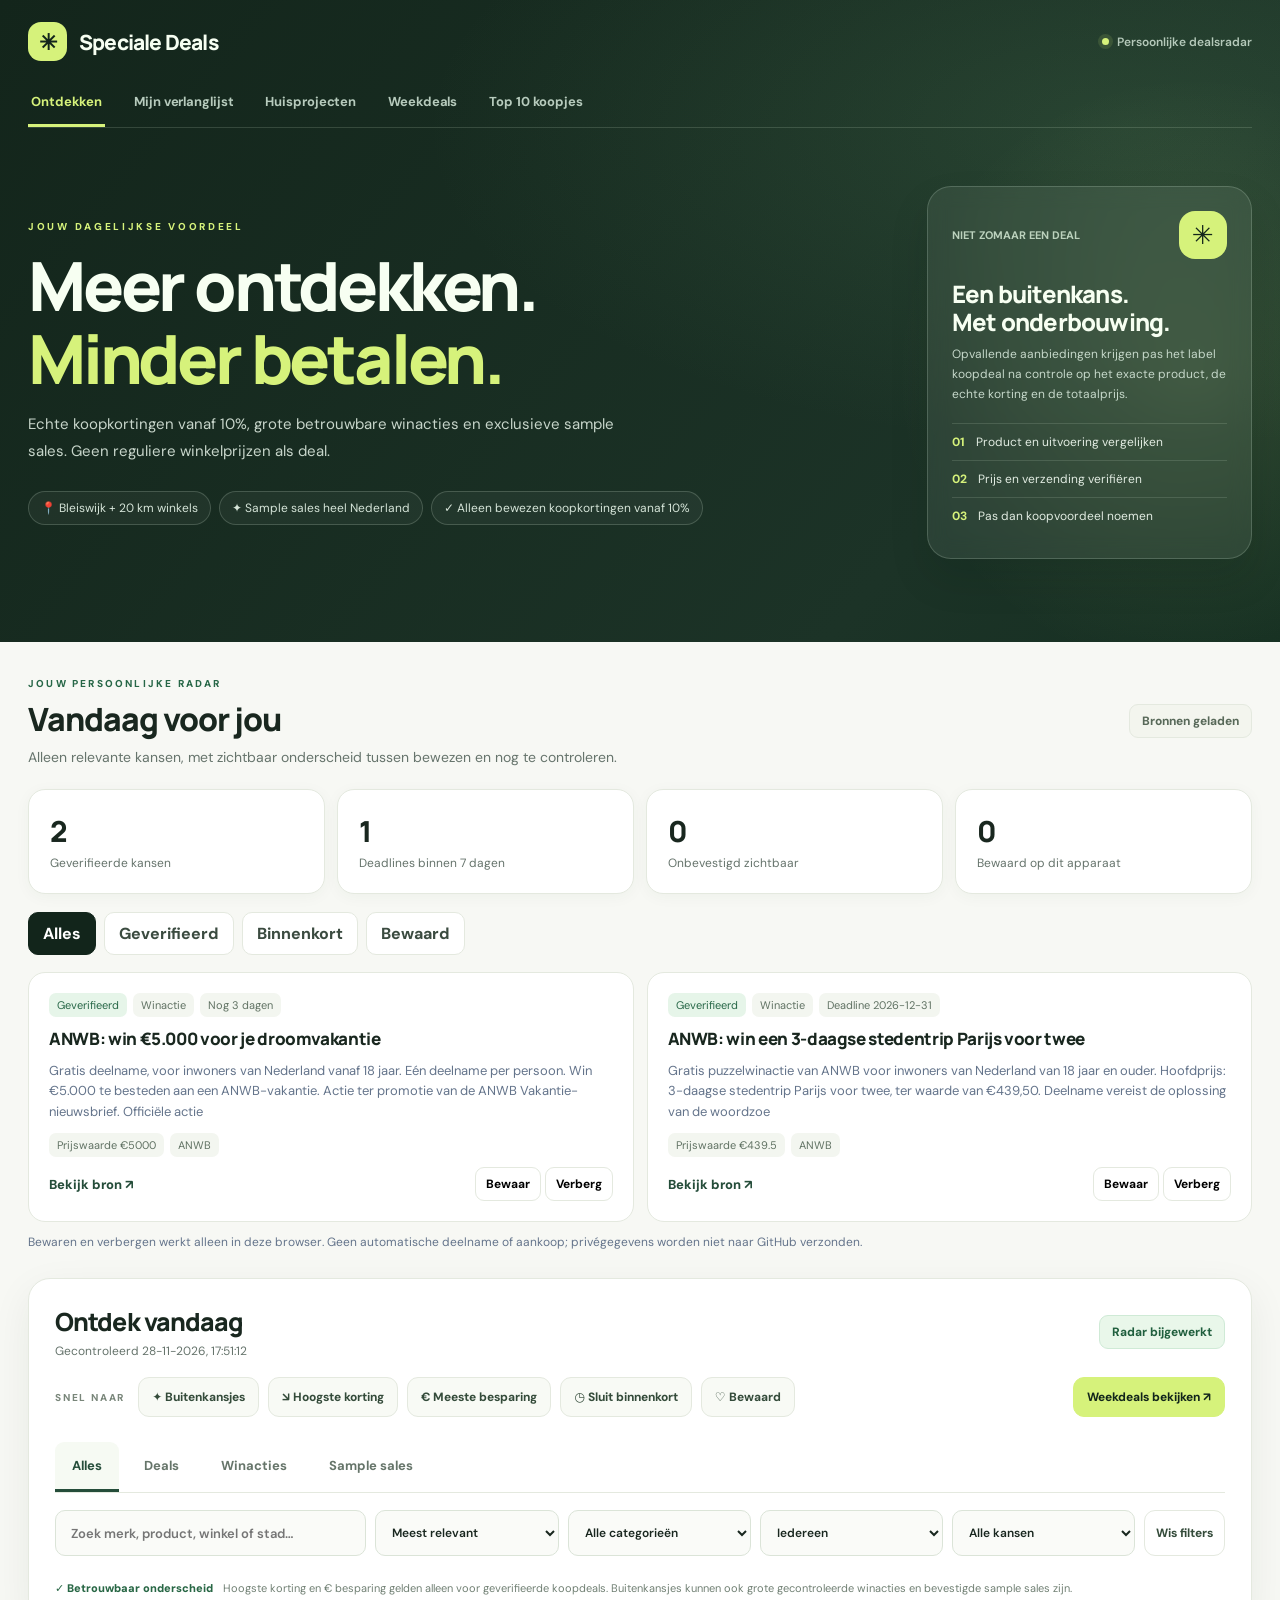
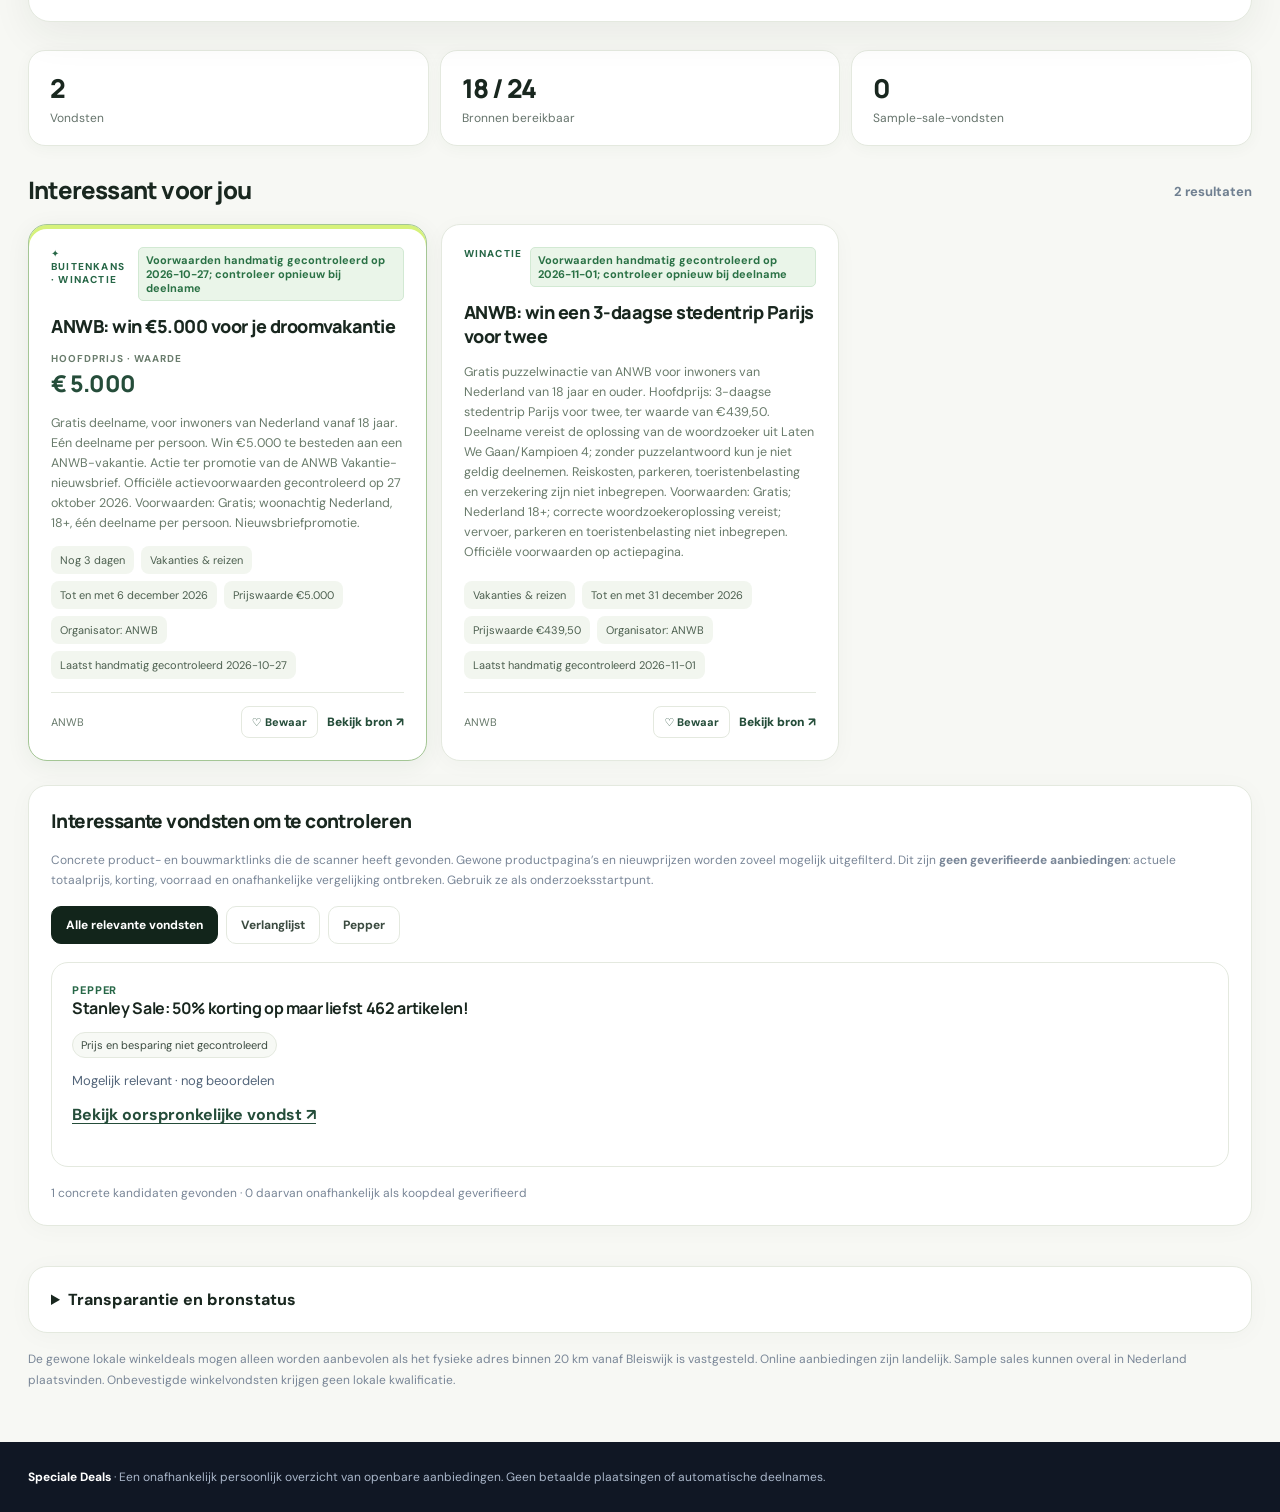
<file: index.html>
<!doctype html><html lang="nl"><head><meta charset="utf-8"><meta name="viewport" content="width=device-width,initial-scale=1"><meta name="theme-color" content="#0d1421"><title>Speciale Deals | Vandaag ontdekken</title><style>
@import url('https://fonts.googleapis.com/css2?family=DM+Sans:wght@400;500;600;700;800&family=Manrope:wght@400;600;700;800&display=swap');
:root{font-family:'DM Sans',system-ui,sans-serif;color:#182231;background:#f8f9fb}*{box-sizing:border-box}body{margin:0}button,input,select{font:inherit}button{cursor:pointer}a{color:inherit;text-decoration:none}.wrap{max-width:1160px;margin:auto;padding:0 28px}.mast{background:#101724;color:#fff;position:relative;overflow:hidden}.mast:after{content:"";position:absolute;width:600px;height:600px;right:-220px;top:-290px;border-radius:50%;background:radial-gradient(circle,#5575ff55,transparent 65%);pointer-events:none}.head{display:flex;align-items:center;justify-content:space-between;padding-top:24px;padding-bottom:24px;position:relative;z-index:1}.brand{font-family:Manrope,sans-serif;font-size:21px;font-weight:800;letter-spacing:-.7px;display:flex;align-items:center;gap:12px}.logo{width:36px;height:36px;display:grid;place-items:center;border-radius:11px;background:#dfff76;color:#17210c;font-size:23px}.headmeta{font-size:12px;color:#b6c1d1;display:flex;align-items:center;gap:8px}.dot{width:7px;height:7px;background:#b7f38b;border-radius:50%}.hero{padding-top:52px;padding-bottom:72px;position:relative;z-index:1}.eyebrow{color:#d8ff86;font-size:12px;text-transform:uppercase;font-weight:800;letter-spacing:2px}.hero h1{font:800 clamp(36px,6vw,66px)/1.08 Manrope,sans-serif;letter-spacing:-2.7px;margin:14px 0 14px;max-width:830px}.hero h1 em{font-style:normal;color:#dfff76}.intro{font-size:16px;line-height:1.7;color:#c0ccda;max-width:600px;margin:0}.hero-tags{display:flex;gap:9px;flex-wrap:wrap;margin-top:28px}.hero-tags span{font-size:12px;border:1px solid #48536a;padding:8px 12px;border-radius:40px;background:#ffffff0a;color:#d8e3f1}.panel{margin-top:-30px;position:relative;z-index:2;background:white;border-radius:19px;box-shadow:0 8px 40px #172b4510;border:1px solid #e8ecf2;padding:22px 22px 8px}.panel-top{display:flex;justify-content:space-between;gap:14px;align-items:center}.section-title{font:800 21px Manrope,sans-serif;letter-spacing:-.6px}.sub{color:#708091;font-size:13px;margin-top:4px}.status{font-size:12px;padding:8px 12px;border-radius:20px;background:#fff4e2;color:#8d5a17}.status.good{background:#ecf7ec;color:#287342}.nav{display:flex;gap:5px;border-bottom:1px solid #e9edf2;margin-top:22px;overflow-x:auto}.tab{border:0;background:transparent;color:#7e8794;padding:16px 17px;font-weight:700;white-space:nowrap;border-bottom:3px solid transparent}.tab.active{color:#182231;border-bottom-color:#5579ee}.filters{display:grid;grid-template-columns:minmax(0,1fr) 170px 185px 145px;gap:10px;padding:18px 0}.search{width:100%;border:1px solid #dfe5ed;background:#fafbfe;border-radius:10px;padding:13px 14px;outline:none}.search:focus{border-color:#5579ee}.select{width:100%;border:1px solid #dfe5ed;border-radius:10px;background:#fafbfe;padding:12px}.body{padding:32px 0 60px}.statrow{display:grid;grid-template-columns:repeat(3,1fr);gap:14px;margin-bottom:29px}.stat{background:white;border:1px solid #e8ecf0;border-radius:14px;padding:19px}.stat b{font:800 27px Manrope,sans-serif}.stat small{display:block;color:#788493;margin-top:4px;font-size:12px}.between{display:flex;align-items:center;justify-content:space-between;gap:12px;margin:0 0 18px}.between h2{font:800 22px Manrope,sans-serif;letter-spacing:-.6px;margin:0}.grid{display:grid;grid-template-columns:repeat(3,minmax(0,1fr));gap:16px}.deal{display:flex;flex-direction:column;gap:13px;min-width:0;border:1px solid #e6ebf0;background:#fff;border-radius:17px;padding:20px;transition:transform .15s,box-shadow .15s}.deal:hover{transform:translateY(-2px);box-shadow:0 11px 25px #18223110}.eyeline{display:flex;justify-content:space-between;align-items:center;gap:8px}.kind{font-size:10px;letter-spacing:1px;text-transform:uppercase;font-weight:800;color:#526174}.verified{font-size:11px;font-weight:700;border-radius:5px;background:#fff4e3;color:#936221;padding:5px 7px}.deal h3{font:800 18px/1.38 Manrope,sans-serif;letter-spacing:-.4px;margin:0;overflow-wrap:anywhere}.desc{font-size:13px;color:#6a798a;line-height:1.6;flex:1}.facts{display:flex;flex-wrap:wrap;gap:7px}.fact{font-size:11px;border-radius:6px;background:#f2f5f9;padding:6px 8px;color:#526174}.bottom{padding-top:13px;border-top:1px solid #eff1f5;display:flex;justify-content:space-between;gap:12px;align-items:center}.source{font-size:11px;color:#8390a0;overflow:hidden;text-overflow:ellipsis;white-space:nowrap}.go{font-size:12px;font-weight:800;color:#315dcf;white-space:nowrap}.empty{grid-column:1/-1;text-align:center;padding:54px 20px;background:#fff;border:1px dashed #cfdae8;border-radius:16px}.empty b{display:block;font-size:18px}.empty p{font-size:14px;color:#718095;line-height:1.6;max-width:480px;margin:10px auto 0}.more{margin:22px auto;display:block;padding:11px 20px;border:1px solid #d5dce8;background:#fff;border-radius:9px;font-weight:700}.sources{margin-top:40px;background:#fff;border:1px solid #e8ecf2;border-radius:16px;padding:22px}.sources summary{cursor:pointer;font-weight:800}.sourcegrid{display:grid;grid-template-columns:repeat(2,1fr);gap:9px;margin-top:18px}.sourceitem{display:flex;justify-content:space-between;gap:8px;font-size:12px;padding:11px;border-radius:8px;background:#f5f7fa}.sourceitem .ok{color:#277c57}.sourceitem .bad{color:#a46520}.fine{font-size:12px;color:#798697;line-height:1.7;margin:16px 0 0}footer{background:#101724;color:#aab7ca;padding:27px 0;font-size:12px}footer strong{color:white}
@media(max-width:850px){.grid{grid-template-columns:repeat(2,minmax(0,1fr))}.filters{grid-template-columns:1fr 1fr}.filters input{grid-column:1/-1}}@media(max-width:560px){.wrap{padding:0 17px}.head{padding-top:17px;padding-bottom:17px}.headmeta{font-size:10px}.hero{padding:36px 0 61px}.hero h1{letter-spacing:-1.5px}.intro{font-size:14px}.panel{padding:17px 14px 4px}.panel-top{align-items:flex-start}.statrow{gap:8px}.stat{padding:13px}.stat b{font-size:22px}.grid{grid-template-columns:1fr}.between h2{font-size:19px}.sourcegrid{grid-template-columns:1fr}.filters{grid-template-columns:1fr 1fr}.select{font-size:12px}}


/* Independent workspace views: the overview remains clean on mobile. */
[hidden]{display:none!important}
.site-nav{display:flex;align-items:center;gap:22px;border-bottom:1px solid #364253;padding:0 0 0;overflow-x:auto;scrollbar-width:none;position:relative;z-index:2}
.site-nav::-webkit-scrollbar{display:none}
.site-link{white-space:nowrap;border:0;border-bottom:3px solid transparent;background:transparent;color:#adbace;font-weight:750;letter-spacing:-.1px;font-size:14px;padding:14px 4px 15px;transition:color .15s ease}
.site-link:hover{color:#fff}
.site-link.active{color:#dfff76;border-bottom-color:#dfff76}
.site-link:focus-visible{outline:2px solid #dfff76;outline-offset:-3px;border-radius:4px}
body.workspace-active .mast .hero{display:none}
.workspace-view{padding:42px 0 55px;min-height:55vh}
.workspace-head{padding:8px 0 26px}
.workspace-label{font-size:11px;text-transform:uppercase;letter-spacing:2px;font-weight:800;color:#5370ae}
.workspace-head h1{font:800 clamp(28px,4vw,39px)/1.2 Manrope,sans-serif;letter-spacing:-1.4px;margin:8px 0}
.workspace-head p{color:#657587;max-width:680px;line-height:1.65;margin:0}
.workspace-view .sources{margin-top:0!important;margin-bottom:18px!important}
#wishform{grid-template-columns:minmax(0,1fr) 160px 120px}
#wishitems{margin-top:6px}
@media(max-width:650px){.site-nav{gap:20px}.site-link{font-size:13px;padding-top:12px;padding-bottom:13px}.workspace-view{padding:25px 0 45px}#wishform{grid-template-columns:minmax(0,1fr) 130px}#wishform #wishname{grid-column:1/-1}#wishform button{min-width:0}}
</style><style id="kk2-style">
.kk-dashboard{max-width:1160px;margin:0 auto;padding:24px 28px 12px}.kk-heading{display:flex;justify-content:space-between;align-items:flex-end;gap:14px;flex-wrap:wrap}.kk-heading h2{font:800 27px Manrope,sans-serif;margin:4px 0}.kk-heading p{color:#617186;font-size:14px;margin:0}.kk-kpis{display:grid;grid-template-columns:repeat(4,minmax(0,1fr));gap:12px;margin:20px 0}.kk-kpi{border:1px solid #e1e8ef;background:#fff;border-radius:14px;padding:17px}.kk-kpi strong{font:800 27px Manrope,sans-serif;display:block}.kk-kpi span{color:#64748b;font-size:12px}.kk-actions{display:flex;flex-wrap:wrap;gap:8px;margin-bottom:16px}.kk-filter{border:1px solid #cbd5e1;background:#fff;border-radius:30px;padding:9px 14px;font-weight:700;color:#34445a}.kk-filter[aria-pressed=true]{background:#172438;color:#fff}.kk-list{display:grid;grid-template-columns:repeat(2,minmax(0,1fr));gap:12px}.kk-card{border:1px solid #e2e8f0;border-radius:15px;background:#fff;padding:17px;display:flex;flex-direction:column;gap:10px}.kk-card h3{font:800 17px/1.4 Manrope,sans-serif;margin:0}.kk-card p{font-size:13px;line-height:1.6;color:#64748b;margin:0}.kk-meta{display:flex;gap:6px;flex-wrap:wrap}.kk-pill{font-size:11px;background:#f1f5f9;color:#475569;padding:5px 8px;border-radius:6px}.kk-pill.kk-verified{background:#e6f6ed;color:#176b43}.kk-pill.kk-check{background:#fff4df;color:#80560d}.kk-bottom{display:flex;justify-content:space-between;gap:10px;align-items:center;margin-top:auto}.kk-bottom a{color:#285bc3;font-size:13px;font-weight:800}.kk-bottom button{border:1px solid #cbd5e1;border-radius:8px;background:#fff;padding:8px 10px;font-size:12px;font-weight:700}.kk-empty{background:#fff;border:1px dashed #cbd5e1;border-radius:12px;padding:24px;color:#64748b;grid-column:1/-1}.kk-note{font-size:12px;color:#64748b;margin:12px 0 0}@media(max-width:700px){.kk-dashboard{padding:20px 17px 8px}.kk-kpis{grid-template-columns:repeat(2,1fr)}.kk-list{grid-template-columns:1fr}}
</style><style id="price-radar-style">
.pr-wrap{max-width:1160px;margin:24px auto;padding:0 20px}.pr-panel{background:#fff;border:1px solid #dce5ef;border-radius:20px;padding:24px;box-shadow:0 8px 24px #102a4310}.pr-head{display:flex;justify-content:space-between;gap:12px;flex-wrap:wrap;align-items:center}.pr-head h2{font-size:26px;margin:5px 0}.pr-note{color:#53657a;font-size:13px;line-height:1.55}.pr-grid{display:grid;grid-template-columns:repeat(auto-fit,minmax(245px,1fr));gap:12px;margin-top:18px}.pr-card{border:1px solid #e0e7ef;border-radius:14px;padding:16px;background:#fafcff}.pr-card h3{font-size:16px;margin:0 0 5px}.pr-kicker{font-size:11px;text-transform:uppercase;font-weight:800;letter-spacing:.08em;color:#536e91}.pr-price{font-size:24px;font-weight:800;margin:10px 0 4px}.pr-card a{color:#2357a6;font-weight:700}.pr-empty{color:#657589;font-weight:600}.pr-label{font-size:12px;color:#566b82}.pr-chip{display:inline-block;border:1px solid #d5e0ec;border-radius:30px;padding:4px 8px;font-size:11px;color:#45617f;margin-top:8px}.pr-error{padding:14px;color:#815021}.pr-grid{grid-template-columns:repeat(auto-fit,minmax(245px,1fr))}.pr-card{transition:border-color .15s,transform .15s;min-height:205px}.pr-card:hover{border-color:#98acc9;transform:translateY(-2px)}.pr-chip{line-height:1.5}.pr-tools{display:flex;align-items:center;gap:8px;flex-wrap:wrap;margin-top:15px}.pr-tools button{border:1px solid #dce4f1;background:#fff;border-radius:100px;padding:9px 13px;font-size:12px;font-weight:800;color:#365372}.pr-tools button[aria-pressed="true"]{background:#19345a;color:#fff;border-color:#19345a}.pr-price{font-variant-numeric:tabular-nums}.pr-meta{font-size:12px;color:#667891;font-weight:600;margin:0 0 10px}.pr-card a{text-decoration:underline;text-underline-offset:3px}
</style><link rel="stylesheet" href="./ui/speciale.css"></head><body><header class="mast"><div class="wrap"><div class="head"><div class="brand"><span class="logo">✳</span> Speciale Deals</div><div class="headmeta"><span class="dot"></span> Persoonlijke dealsradar</div></div><nav class="site-nav" aria-label="Hoofdmenu"><button class="site-link active" data-view="discover" aria-current="page">Ontdekken</button><a class="site-link" href="./verlanglijst/">Mijn verlanglijst</a><button class="site-link" data-view="projects">Huisprojecten</button><a class="site-link" href="./weekdeals/">Weekdeals</a><a class="site-link" href="./topdeals/">Top 10 koopjes</a></nav><div class="hero"><div class="hero-copy"><div class="eyebrow">Jouw dagelijkse voordeel</div><h1>Meer ontdekken.<br><em>Minder betalen.</em></h1><p class="intro">Echte koopkortingen vanaf 10%, grote betrouwbare winacties en exclusieve sample sales. Geen reguliere winkelprijzen als deal.</p><div class="hero-tags"><span>📍 Bleiswijk + 20 km winkels</span><span>✦ Sample sales heel Nederland</span><span>✓ Alleen bewezen koopkortingen vanaf 10%</span></div></div>
<aside class="hero-insight" aria-label="Onze controle in drie stappen">
<div class="insight-top"><span>NIET ZOMAAR EEN DEAL</span><span class="insight-mark" aria-hidden="true">✳</span></div>
<h2>Een buitenkans.<br>Met onderbouwing.</h2>
<p>Opvallende aanbiedingen krijgen pas het label koopdeal na controle op het exacte product, de echte korting en de totaalprijs.</p>
<div class="insight-step"><b>01</b> Product en uitvoering vergelijken</div>
<div class="insight-step"><b>02</b> Prijs en verzending verifiëren</div>
<div class="insight-step"><b>03</b> Pas dan koopvoordeel noemen</div></aside></div></div></header><section class="kk-dashboard" id="kkDashboard" aria-label="Kansenkompas vandaag"><div class="kk-heading"><div><div class="eyebrow" style="color:#315dcf">JOUW PERSOONLIJKE RADAR</div><h2>Vandaag voor jou</h2><p>Alleen relevante kansen, met zichtbaar onderscheid tussen bewezen en nog te controleren.</p></div><span class="status" id="kkSync">Gegevens laden…</span></div><div class="kk-kpis"><div class="kk-kpi"><strong id="kkVerified">—</strong><span>Geverifieerde kansen</span></div><div class="kk-kpi"><strong id="kkUrgent">—</strong><span>Deadlines binnen 7 dagen</span></div><div class="kk-kpi"><strong id="kkResearch">—</strong><span>Onbevestigd zichtbaar</span></div><div class="kk-kpi"><strong id="kkSaved">—</strong><span>Bewaard op dit apparaat</span></div></div><div class="kk-actions" role="group" aria-label="Filter kansen"><button class="kk-filter" data-kkfilter="all" aria-pressed="true">Alles</button><button class="kk-filter" data-kkfilter="verified" aria-pressed="false">Geverifieerd</button><button class="kk-filter" data-kkfilter="urgent" aria-pressed="false">Binnenkort</button><button class="kk-filter" data-kkfilter="saved" aria-pressed="false">Bewaard</button></div><div id="kkList" class="kk-list" aria-live="polite"><div class="kk-empty">Kansen worden geladen…</div></div><p class="kk-note">Bewaren en verbergen werkt alleen in deze browser. Geen automatische deelname of aankoop; privégegevens worden niet naar GitHub verzonden.</p></section>

<main class="wrap"><div id="discoverView" class="view"><div class="panel"><div class="panel-top"><div><div class="section-title">Ontdek vandaag</div><div class="sub" id="updated">Data wordt geladen…</div></div><span class="status" id="state">Controleren</span></div><div class="discovery-actions" role="group" aria-label="Snelle selecties">
<span class="label">SNEL NAAR</span>
<button type="button" data-quick="opportunities">✦ Buitenkansjes</button>
<button type="button" data-quick="discount">↘ Hoogste korting</button>
<button type="button" data-quick="saving">€ Meeste besparing</button>
<button type="button" data-quick="ending">◷ Sluit binnenkort</button><button type="button" data-quick="saved">♡ Bewaard</button>
<a href="./weekdeals/">Weekdeals bekijken ↗</a>
</div><nav class="nav" aria-label="Resultaatcategorieën"><button class="tab active" data-type="all">Alles</button><button class="tab" data-type="deals">Deals</button><button class="tab" data-type="contests">Winacties</button><button class="tab" data-type="sales">Sample sales</button></nav><div class="filters"><input class="search" id="q" type="search" placeholder="Zoek merk, product, winkel of stad…" aria-label="Zoeken"><select class="select" id="sort" aria-label="Sortering"><option value="rank">Meest relevant</option><option value="fresh">Recent ontdekt</option><option value="discount">Hoogste bewezen korting</option><option value="saving">Grootste € besparing</option><option value="deadline">Deadline eerst</option><option value="az">Naam A-Z</option></select><select class="select" id="category" aria-label="Categorie"><option value="all">Alle categorieën</option></select><select class="select" id="audience" aria-label="Doelgroep"><option value="all">Iedereen</option><option value="men">Voor mij</option><option value="women">Voor haar</option></select>
<select class="select" id="lens" aria-label="Extra filter"><option value="all">Alle kansen</option><option value="opportunities">Buitenkansjes</option><option value="discount20">Echte korting vanaf 20%</option><option value="ending">Sluit binnen 7 dagen</option><option value="recent">Nieuw deze week</option><option value="wishlist">Mijn verlanglijst</option><option value="saved">Mijn bewaarde kansen</option></select>
<button class="filter-clear" id="resetFilters" type="button">Wis filters</button></div>
<div class="filter-note"><span>✓ Betrouwbaar onderscheid</span> Hoogste korting en € besparing gelden alleen voor geverifieerde koopdeals. Buitenkansjes kunnen ook grote gecontroleerde winacties en bevestigde sample sales zijn.</div></div><div class="body"><div class="statrow"><div class="stat"><b id="number">0</b><small>Vondsten</small></div><div class="stat"><b id="active">0</b><small>Bronnen bereikbaar</small></div><div class="stat"><b id="salescount">0</b><small>Sample-sale-vondsten</small></div></div><div class="between"><h2 id="resulttitle">Interessant voor jou</h2><span class="sub" id="resultcount" aria-live="polite"></span></div><div class="grid" id="cards"><div class="empty"><b>Resultaten ophalen</b><p>De radar controleert de actuele gegevens.</p></div></div><button id="more" class="more" hidden>Toon meer resultaten</button><section class="sources" id="researchLeads" style="margin-top:24px;margin-bottom:24px"><div class="section-title">Interessante vondsten om te controleren</div><p class="fine">Concrete product- en bouwmarktlinks die de scanner heeft gevonden. Gewone productpagina’s en nieuwprijzen worden zoveel mogelijk uitgefilterd. Dit zijn <strong>geen geverifieerde aanbiedingen</strong>: actuele totaalprijs, korting, voorraad en onafhankelijke vergelijking ontbreken. Gebruik ze als onderzoeksstartpunt.</p><div class="pr-tools" id="leadFilters"><button type="button" data-lead-filter="all" aria-pressed="true">Alle relevante vondsten</button><button type="button" data-lead-filter="wishlist" aria-pressed="false">Verlanglijst</button><button type="button" data-lead-filter="pepper" aria-pressed="false">Pepper</button></div><div id="leadGrid" class="pr-grid"><p class="fine">Vondsten laden…</p></div><p id="leadStatus" class="fine"></p></section><details class="sources"><summary>Transparantie en bronstatus</summary><p class="fine">Geautomatiseerde vondsten zijn signalen en niet automatisch gecontroleerde kortingen of gratis deelnames. De aanbieder bevestigt de actuele voorwaarden, prijzen, beschikbare maten en tickets.</p><div class="sourcegrid" id="sourcegrid"></div><p class="fine">Een bronfout betekent dat er die ronde geen nieuwe gegevens konden worden bevestigd, niet dat er geen acties bestaan. De scanner omzeilt geen toegangsbeveiligingen.</p></details><p class="fine">De gewone lokale winkeldeals mogen alleen worden aanbevolen als het fysieke adres binnen 20 km vanaf Bleiswijk is vastgesteld. Online aanbiedingen zijn landelijk. Sample sales kunnen overal in Nederland plaatsvinden. Onbevestigde winkelvondsten krijgen geen lokale kwalificatie.</p></div></div><section id="wishlistView" class="workspace-view" hidden><div class="workspace-head"><div class="workspace-label">Mijn persoonlijke radar</div><h1>Mijn verlanglijst</h1><p>Bewaar wat je écht wilt kopen en vergelijk alleen concrete aanbiedingen. Aanpassingen op dit apparaat kun je exporteren naar de centrale lijst.</p></div><section class="sources" style="margin-top:0;margin-bottom:28px"><div class="section-title">Mijn verlanglijst <span style="font-size:12px;color:#768699;font-weight:500">Persoonlijke productradar</span></div><p class="fine">Voeg producten toe en stel eventueel een maximale prijs in. Toevoegingen op deze pagina worden op dit apparaat bewaard; voor de dagelijkse centrale GitHub-scan kun je ze exporteren en in <a href="https://github.com/DASPHHS/specialedeals/edit/main/wishlist.json" target="_blank" rel="noopener" style="color:#315dcf">wishlist.json</a> opnemen.</p><form id="wishform" class="filters" style="grid-template-columns:minmax(0,1fr) 150px 105px;margin-top:12px"><input id="wishname" class="search" required placeholder="Bijv. Arc'teryx Beta Jacket XL" aria-label="Nieuw product"><input id="wishmax" class="search" type="number" step="1" min="1" placeholder="Max. € (optioneel)" aria-label="Maximumprijs"><button type="submit" class="select" style="background:#1d3156;color:#fff;font-weight:700">Toevoegen</button></form><div id="wishitems" class="sourcegrid"></div><div style="margin-top:20px;border-top:1px solid #e9edf2;padding-top:17px"><div class="section-title" style="font-size:16px">Nieuw gevonden bij jouw producten</div><p class="fine">Alleen gecontroleerde koopaanbiedingen met minimaal 10% voordeel op identieke producten. Reguliere prijzen en categoriepagina’s zijn uitgesloten.</p><div id="wishsignals" class="sourcegrid" aria-live="polite"><span class="fine">Productsignalen laden…</span></div></div><div style="display:flex;gap:12px;flex-wrap:wrap;margin-top:16px"><button id="wishsync" type="button" class="select" style="width:auto">↻ Herstel ontbrekende wensen</button><button id="wishexport" class="select" style="width:auto">↓ Exporteer mijn lijst</button><a href="https://github.com/DASPHHS/specialedeals/edit/main/wishlist.json" target="_blank" rel="noopener" class="select" style="width:auto;color:#315dcf">Bewerk centrale verlanglijst ↗</a></div><p class="fine" id="wishsyncStatus" role="status">De centrale verlanglijst wordt gelezen uit GitHub. Je eigen aanvullingen blijven op dit apparaat.</p><p class="fine">De laagste prijs en besparing worden pas weergegeven na een controle van identieke SKU, maat en uitvoering, bezorging naar Nederland, invoerrechten, retourkosten en garantie. Dat is nog niet geautomatiseerd.</p></section><section class="pr-wrap" id="priceRadar"><div class="pr-panel"><div class="pr-head"><div><div class="pr-kicker">Persoonlijke koopradar</div><h2>Prijzen &amp; echte kortingen</h2></div><span class="pr-chip" id="prUpdated">Prijsdata laden…</span></div><p class="pr-note">Vergelijk per exact product de laagste gevonden artikelprijs en de grootste bewezen korting. Oude prijswaarnemingen zijn geen actuele aanbiedingen; een prijs zonder gecontroleerde bezorgkosten is geen geverifieerde laagste totaalprijs.</p><div class="pr-tools" role="group" aria-label="Filter producten"><button type="button" data-pr-filter="all" aria-pressed="true">Alle producten</button><button type="button" data-pr-filter="with" aria-pressed="false">Met prijsnotitie</button><button type="button" data-pr-filter="missing" aria-pressed="false">Nog te vergelijken</button></div><p class="pr-meta" id="prSummary">Producten laden…</p><div id="verifiedPricepeil" class="pr-meta" aria-live="polite">Gecontroleerde actuele totaalprijzen laden…</div><div id="prGrid" class="pr-grid" aria-live="polite"></div></div></section><section id="householdRadar" class="sources" style="margin-top:0;margin-bottom:28px"><div class="section-title">Slim inkopen · huishouden</div><p class="fine">Jouw koopregel: <strong>laagste prijs per effectief gebruik</strong>, zolang de kwaliteit voldoende is. Huismerken tellen volwaardig mee. Een winkel wordt pas als vaste beste koop aangemerkt na controle van vergelijkbare werking, dosering, actuele prijs en beschikbaarheid. Kies hieronder je favoriete categorieën; deze selectie blijft in je browser.</p><div class="pr-tools" id="hhFilters" aria-label="Huishoudcategorieën"></div><div class="pr-grid" id="hhGrid"><p class="fine">Categorieën laden…</p></div><p class="fine" id="hhStatus">Geen winkel wordt zonder prijscontrole als goedkoopste aanbevolen.</p></section></section><section id="projectsView" class="workspace-view" hidden><div class="workspace-head"><div class="workspace-label">Slim besparen op je woning</div><h1>Huisprojecten</h1><p>Schilderwerk en voortuinrenovatie eerst. Overkapping, schuur en verduurzaming blijven op de planning.</p></div><section class="sources" style="margin-top:0;margin-bottom:28px"><div class="section-title">Huisprojecten & verduurzaming</div><p class="fine">Persoonlijke projecten, gerichte aanbiedingen en officiële subsidieregelingen. Een prijs is pas een goede deal na vergelijking van materiaalkosten, arbeid, montage, garantie en eventuele subsidie.</p><div id="houseprojects" class="sourcegrid"><span class="fine">Projecten laden…</span></div><p class="fine">Bij overkappingen, isolatie en verbouwingen moeten vergunningen, technische eisen en lokale subsidieregels apart worden gecontroleerd.</p></section></section></main><nav class="mobile-dock" aria-label="Snelle mobiele navigatie">
<button type="button" data-view="discover" aria-current="page"><span class="dock-symbol" aria-hidden="true">⌕</span>Ontdekken</button>
<a href="./verlanglijst/"><span class="dock-symbol" aria-hidden="true">♡</span>Verlanglijst</a>
<button type="button" data-view="projects"><span class="dock-symbol" aria-hidden="true">⌂</span>Projecten</button>
<a href="./topdeals/"><span class="dock-symbol" aria-hidden="true">▤</span>Top 10</a>
</nav><footer><div class="wrap"><strong>Speciale Deals</strong> · Een onafhankelijk persoonlijk overzicht van openbare aanbiedingen. Geen betaalde plaatsingen of automatische deelnames.</div></footer><script src="./ui/deal-filters.js"></script><script>
const el=id=>document.getElementById(id),safe=x=>String(x??"").replace(/[&<>"']/g,s=>({'&':'&amp;','<':'&lt;','>':'&gt;','"':'&quot;',"'":'&#39;'}[s]));

const excludedOutdoorNames=["salomon","patagonia","norrøna","norrona","mammut","rab","fjällräven","fjallraven","the north face","jack wolfskin","columbia","vaude","haglöfs","haglofs","ortovox","helly hansen","peak performance","black diamond","protest","bergans","marmot","montane","cotopaxi","mountain equipment","berghaus","regatta","lowe alpine"];
const permittedArc=t=>/arc['’]?teryx/i.test(String(t||""));
function unwantedOutdoorText(value){
 const normalize=x=>" "+String(x||"").toLowerCase().replace(/[^a-z0-9à-ÿ]+/g," ").trim()+" ";
 const t=normalize(value);
 return excludedOutdoorNames.some(b=>t.includes(normalize(b)));
}
function currentSampleLead(x){
 if(x.kind!=="sales")return true;
 const seen=Date.parse(x.lastSeenAt||"");
 if(!Number.isFinite(seen)||seen>Date.now()||Date.now()-seen>72*3600000)return false;
 if(x.endDate && Date.parse(x.endDate+"T23:59:59")<Date.now())return false;
 return true;
}
function allowedOffer(x){
 if(x.kind==="deals"){
  if(x.priceVerified!==true||Number(x.discountPercent)<10||!x.verifiedAt)return false;
  const age=Date.now()-new Date(x.verifiedAt).getTime();
  if(!Number.isFinite(age)||age<0||age>36*60*60*1000)return false;
 }
 if(x.kind==="contests")return true;
 const title=String(x.title||"");
 if(unwantedOutdoorText(title))return false;
 if(/^arc[\x27\u2019]?teryx\s*(?:\(\d+\))?$/i.test(title.trim()))return false;
 if(permittedArc(title))return true;
 if(["Bever sale","Bergfreunde sale","Bergzeit sale"].includes(x.source))return false;
 if(/outdoor|outdoorschoen|wandel|trekking|hiking|hardshell|softshell|gore.tex|fleecejack/i.test(title))return false;
 return true;
}
function sanitizeWish(entry){
 const w={...entry};
 if(/arc['’]?teryx.*(vergelijkbare|outdoor)/i.test(w.name||"")){
  w.name="Arc'teryx outdoor kleding";
  w.keywords=["Arc'teryx","Arcteryx"];
 }
 if(unwantedOutdoorText(w.name||""))return null;
 if(Array.isArray(w.keywords))w.keywords=w.keywords.filter(k=>!unwantedOutdoorText(k));
 return w;
}

let dataset={items:[],sources:[]},type="all",limit=12;
const offerSaveKey="speciale-offers-saved-v1";
let offerSaved=[];
try{const v=JSON.parse(localStorage.getItem(offerSaveKey)||"[]");offerSaved=Array.isArray(v)?v.map(String).slice(0,1000):[]}catch{}
const hasOfferSaved=x=>offerSaved.includes(String(x.id||x.url));
function toggleOfferSaved(id){
 const key=String(id),stored=new Set(offerSaved);
 if(stored.has(key))stored.delete(key);else stored.add(key);
 offerSaved=[...stored];
 try{localStorage.setItem(offerSaveKey,JSON.stringify(offerSaved))}catch{}
 render();
}
function validate(x){try{const u=new URL(x.url);return u.protocol==="https:"?u.href:null}catch{return null}}
function withoutDuplicates(items){const seen=new Set();return items.filter(x=>{const key=[x.kind,x.source,String(x.title||"").toLocaleLowerCase("nl").normalize("NFKD").replace(/[^a-z0-9]+/g," ").trim()].join("|");if(seen.has(key))return false;seen.add(key);return true})}
function render(){
 const q=el("q").value.trim().toLocaleLowerCase("nl-NL"),
   aud=el("audience").value,sort=el("sort").value,cat=el("category").value,
   lens=el("lens").value,F=window.DealFilters;
 let rows=dataset.items.filter(x=>
   (type==="all"||x.kind===type)&&
   (cat==="all"||x.category===cat)&&
   (!q||[x.title,x.source,x.description,x.city||""].join(" ").toLocaleLowerCase("nl-NL").includes(q))&&
   (aud==="all"||x.audience==="all"||x.audience===aud)&&
   (lens==="saved"?hasOfferSaved(x):F.matchesLens(x,lens))&&
   (!["discount","saving"].includes(sort)||F.isVerifiedDeal(x))
 );
 rows=withoutDuplicates(rows);
 rows.sort((a,b)=>F.compare(a,b,sort));
 el("resultcount").textContent=rows.length+" resultaten";
 el("resulttitle").textContent=
   ({all:"Interessant voor jou",deals:"Geverifieerde koopdeals",contests:"Gratis winacties",sales:"Sample sales"})[type];
 el("more").hidden=rows.length<=limit;
 document.querySelectorAll("[data-quick]").forEach(b=>{
   const active=(b.dataset.quick==="opportunities"&&lens==="opportunities")||
     (b.dataset.quick==="discount"&&sort==="discount")||
     (b.dataset.quick==="saving"&&sort==="saving")||
     (b.dataset.quick==="ending"&&lens==="ending")||
     (b.dataset.quick==="saved"&&lens==="saved");
   b.classList.toggle("active",active);b.setAttribute("aria-pressed",String(active));
 });
 el("cards").innerHTML=rows.length?rows.slice(0,limit).map(x=>{
   const url=validate(x);if(!url)return "";
   const kind=({deals:"KOOPDEAL",contests:"WINACTIE",sales:"SAMPLE SALE"})[x.kind]||"VONDST";
   const opportunity=F.isOpportunity(x);
   const saved=hasOfferSaved(x);
   const discount=F.discount(x),saving=F.savings(x);
   const prize=Number(x.prizeValueEUR||0);
   const days=F.daysLeft(x);
   const dateLabel=days===null?"":days===0?"Sluit vandaag":days>=0&&days<=7?
       "Nog "+days+" dag"+(days===1?"":"en"):"";
   const headline=x.kind==="contests"&&prize>=1000?
       '<div class="deal-value"><small>Hoofdprijs · waarde</small>'+
       new Intl.NumberFormat("nl-NL",{style:"currency",currency:"EUR",maximumFractionDigits:0}).format(prize)+'</div>':
       x.kind==="deals"&&saving>0?
       '<div class="deal-value"><small>Geverifieerd voordeel</small>'+
       new Intl.NumberFormat("nl-NL",{style:"currency",currency:"EUR"}).format(saving)+'</div>':"";
   return '<article class="deal'+(opportunity?' opportunity':'')+'">'+
     '<div class="eyeline"><span class="kind">'+(opportunity?'✦ BUITENKANS · ':'')+kind+'</span>'+
     '<span class="verified">'+safe(x.status||"Bron controleren")+'</span></div>'+
     '<h3>'+safe(x.title)+'</h3>'+headline+
     '<div class="desc">'+safe(x.description||"Bekijk de actuele voorwaarden bij de aanbieder.")+
       (x.conditions?' Voorwaarden: '+safe(x.conditions):'')+'</div>'+
     '<div class="facts">'+
       (discount?'<span class="fact">'+discount.toLocaleString("nl-NL")+'% bewezen korting</span>':'')+
       (saving?'<span class="fact">€ '+saving.toLocaleString("nl-NL",{minimumFractionDigits:2,maximumFractionDigits:2})+' besparing</span>':'')+
       (dateLabel?'<span class="fact">'+safe(dateLabel)+'</span>':'')+
       (x.kind==="deals"&&x.referencePrice?'<span class="fact">Referentie '+safe(x.referencePrice)+'</span>':'')+
       (x.category?'<span class="fact">'+safe(x.category)+'</span>':'')+
       (x.city?'<span class="fact">'+safe(x.city)+'</span>':'')+
       (x.date?'<span class="fact">'+safe(x.date)+'</span>':'')+
       (x.price?'<span class="fact">'+safe(x.price)+'</span>':'')+
       (x.organizer?'<span class="fact">Organisator: '+safe(x.organizer)+'</span>':'')+
       (x.verifiedAt?'<span class="fact">Laatst handmatig gecontroleerd '+safe(x.verifiedAt)+'</span>':'')+
       (x.kind==="sales"&&x.organizerVerified!==true?'<span class="fact">Evenementdatum en -voorwaarden niet bevestigd</span>':'')+
     '</div><div class="bottom"><span class="source">'+safe(x.source)+'</span>'+
     '<div class="offer-actions"><button type="button" class="save-offer" data-save-id="'+safe(String(x.id||x.url))+'" aria-pressed="'+saved+'" aria-label="'+(saved?"Verwijder bewaarde kans":"Bewaar deze kans")+'">'+(saved?"♥ Bewaard":"♡ Bewaar")+'</button>'+
     '<a class="go" href="'+safe(url)+'" target="_blank" rel="noopener noreferrer">Bekijk bron ↗</a></div></div></article>';
 }).join(""):
 '<div class="empty"><b>Geen passende gecontroleerde kansen</b>'+
 '<p>Met deze filters is er momenteel geen resultaat. Probeer een ander filter of kijk bij de afzonderlijke onderzoeksleads. Er worden geen kortingen verzonnen.</p></div>';
 el("cards").querySelectorAll("[data-save-id]").forEach(b=>b.onclick=()=>toggleOfferSaved(b.dataset.saveId));
}
document.querySelectorAll(".tab").forEach(b=>b.addEventListener("click",()=>{type=b.dataset.type;limit=12;document.querySelectorAll(".tab").forEach(z=>z.classList.toggle("active",z===b));render()}));el("q").oninput=()=>{limit=12;render()};el("sort").onchange=render;el("audience").onchange=render;el("category").onchange=render;el("lens").onchange=render;
el("resetFilters").onclick=()=>{el("q").value="";el("sort").value="rank";el("audience").value="all";el("category").value="all";el("lens").value="all";type="all";limit=12;document.querySelectorAll(".tab").forEach(z=>z.classList.toggle("active",z.dataset.type==="all"));render()};
document.querySelectorAll("[data-quick]").forEach(b=>b.addEventListener("click",()=>{
 const key=b.dataset.quick;type="all";limit=12;
 document.querySelectorAll(".tab").forEach(z=>z.classList.toggle("active",z.dataset.type==="all"));
 el("lens").value=key==="opportunities"?"opportunities":key==="ending"?"ending":key==="saved"?"saved":"all";
 el("sort").value=key==="discount"?"discount":key==="saving"?"saving":key==="ending"?"deadline":"rank";
 render();
 document.getElementById("cards").scrollIntoView({behavior:"smooth",block:"start"});
}));
el("more").onclick=()=>{limit+=18;render()};
fetch("./data.json?v="+Date.now(),{cache:"no-store"}).then(r=>{if(!r.ok)throw Error("HTTP "+r.status);return r.json()}).then(j=>{dataset={items:Array.isArray(j.items)?withoutDuplicates(j.items.filter(x=>x&&validate(x)&&allowedOffer(x)&&currentSampleLead(x))):[],sources:Array.isArray(j.sources)?j.sources:[]};const cats=[...new Set(dataset.items.map(x=>x.category).filter(Boolean))].sort((a,b)=>a.localeCompare(b,"nl"));el("category").innerHTML='<option value="all">Alle categorieën</option>'+cats.map(c=>'<option value="'+safe(c)+'">'+safe(c)+'</option>').join("");const healthy=dataset.sources.filter(x=>x.status==="ok").length;el("number").textContent=dataset.items.length;el("active").textContent=healthy+" / "+dataset.sources.length;el("salescount").textContent=dataset.items.filter(x=>x.kind==="sales").length;el("state").textContent=healthy?"Radar bijgewerkt":"Bronnen nog niet gescand";el("state").classList.toggle("good",healthy>0);el("updated").textContent=j.updatedAt&&dataset.sources.length?"Gecontroleerd "+new Date(j.updatedAt).toLocaleString("nl-NL",{timeZone:"Europe/Amsterdam"}):"Eerste gegevensscan nog niet uitgevoerd";el("sourcegrid").innerHTML=dataset.sources.map(s=>'<div class="sourceitem"><span>'+safe(s.name)+'</span><b class="'+(s.status==="ok"?"ok":"bad")+'">'+(s.status==="ok"?(Number(s.count||0)>0?"Bereikbaar · "+Number(s.count||0)+" relevante vondsten":"Bereikbaar · geen passende vondsten"):"Niet bereikbaar"+(s.error?" · "+safe(s.error):""))+'</b></div>').join("");render();renderWishMatches()}).catch(e=>{el("state").textContent="Gegevens niet beschikbaar";el("updated").textContent="De brondata kan niet geladen worden";render()});


function renderWishMatches(){
 const target=el("wishsignals");
 if(!target)return;
 const matches=(dataset.items||[]).filter(x=>x.kind==="deals"&&Array.isArray(x.wishlistMatches)&&x.wishlistMatches.length&&validate(x)).slice(0,12);
 target.innerHTML=matches.length?matches.map(x=>{
  const matched=(baseWish||[]).filter(w=>x.wishlistMatches.includes(w.id)).map(w=>w.name).slice(0,2);
  return '<div class="sourceitem" style="display:block"><div style="font-size:11px;color:#6580a4;font-weight:750">'+safe(matched.join(", ")||"Verlanglijst")+'</div><b>'+safe(x.title)+'</b><div class="fine" style="margin-top:5px">Bron: '+safe(x.source)+' · Controleer vóór aankoop opnieuw de actuele winkelprijs en voorraad</div><a target="_blank" rel="noopener noreferrer" href="'+safe(validate(x))+'" style="font-size:12px;font-weight:750;color:#315dcf">Bekijk bij aanbieder ↗</a></div>'
 }).join(""):'<div class="sourceitem" style="display:block">Nog geen onafhankelijk geverifieerde aanbieding met minimaal 10% voordeel. De ochtendtaak zoekt daarnaast bij andere winkels, zonder onbewezen korting aan te bevelen.</div>';
}

const wishKey="specialedeals-wishlist-v1";let baseWish=[],wish=[];
function refreshWish(){el("wishitems").innerHTML=wish.map((w,i)=>'<div class="sourceitem" style="align-items:center"><span><b>'+safe(w.name)+'</b>'+(w.maxPriceEUR?' · maximaal €'+safe(w.maxPriceEUR):'')+'</span><button type="button" data-remove="'+i+'" aria-label="Verwijder" style="border:0;background:transparent;color:#b44;font-weight:800">×</button></div>').join("");el("wishitems").querySelectorAll("[data-remove]").forEach(b=>b.onclick=()=>{wish.splice(Number(b.dataset.remove),1);saveWish()})}
function saveWish(){try{localStorage.setItem(wishKey,JSON.stringify(wish))}catch{}refreshWish()}
el("wishsync").onclick=()=>{
 if(!baseWish.length){el("wishsyncStatus").textContent="De centrale verlanglijst kon niet worden ingeladen.";return}
 const names=new Set(wish.map(x=>String(x.name||"").trim().toLocaleLowerCase("nl-NL")));
 let added=0;
 for(const x of baseWish){
  const name=String(x.name||"").trim(),id=String(x.id||"");
  if(!name||names.has(name.toLocaleLowerCase("nl-NL"))||wish.some(w=>w.id===id&&id))continue;
  wish.push({id,name,maxPriceEUR:x.maxPriceEUR??null});
  names.add(name.toLocaleLowerCase("nl-NL"));added++;
 }
 saveWish();
 el("wishsyncStatus").textContent=added?
  added+" ontbrekende centrale wens"+(added===1?"":"en")+" toegevoegd; je eigen toevoegingen behouden.":
  "Je verlanglijst bevat al alle huidige centrale wensen.";
};
fetch("./wishlist.json?v="+Date.now()).then(r=>r.json()).then(j=>{baseWish=j.items||[];try{const stored=localStorage.getItem(wishKey);wish=stored?JSON.parse(stored):baseWish.map(x=>({name:x.name,maxPriceEUR:x.maxPriceEUR}));}catch{wish=baseWish.map(x=>({name:x.name,maxPriceEUR:x.maxPriceEUR}))}wish=wish.map(sanitizeWish).filter(Boolean);
 const names=new Set(wish.map(x=>String(x.name||"").trim().toLocaleLowerCase("nl")));
 for(const product of baseWish){
   if(product.id.startsWith("apple-")&&!names.has(String(product.name).toLocaleLowerCase("nl"))){
     wish.push({id:product.id,name:product.name,maxPriceEUR:product.maxPriceEUR});
   }
 }
 saveWish();renderWishMatches()}).catch(()=>{el("wishitems").textContent="Centrale verlanglijst niet beschikbaar."});
el("wishform").onsubmit=e=>{e.preventDefault();const name=el("wishname").value.trim().slice(0,140),price=el("wishmax").value?Number(el("wishmax").value):null;if(!name)return;wish.push({name,maxPriceEUR:price});saveWish();el("wishform").reset()};
el("wishexport").onclick=()=>{const out={version:1,updatedAt:new Date().toISOString().slice(0,10),items:wish.map((w,i)=>({id:"item-"+(i+1),name:w.name,keywords:[w.name],region:"NL + EU",maxPriceEUR:w.maxPriceEUR}))},blob=new Blob([JSON.stringify(out,null,2)],{type:"application/json"}),url=URL.createObjectURL(blob),a=document.createElement("a");a.href=url;a.download="wishlist.json";a.click();setTimeout(()=>URL.revokeObjectURL(url),1000)};

fetch("./huisprojecten.json?v="+Date.now()).then(r=>{if(!r.ok)throw Error("HTTP "+r.status);return r.json()}).then(j=>{el("houseprojects").innerHTML=(j.projects||[]).map(p=>'<div class="sourceitem" style="display:block"><b>'+safe(p.title)+'</b><div class="fine" style="margin-top:4px">'+safe((p.considerations||[]).slice(0,2).join(" · "))+'</div></div>').join("")}).catch(()=>{el("houseprojects").textContent="Projectlijst is tijdelijk niet beschikbaar."});

function showWorkspace(view){
 const current=["discover","wishlist","projects"].includes(view)?view:"discover";
 document.getElementById("discoverView").hidden=current!=="discover";
 document.getElementById("wishlistView").hidden=current!=="wishlist";
 document.getElementById("projectsView").hidden=current!=="projects";
 document.body.classList.toggle("workspace-active",current!=="discover");
 document.querySelectorAll("[data-view]").forEach(b=>{
  const active=b.dataset.view===current;
  b.classList.toggle("active",active);
  if(active)b.setAttribute("aria-current","page");else b.removeAttribute("aria-current");
 });
 document.title=(current==="discover"?"Ontdekken":current==="wishlist"?"Mijn verlanglijst":"Huisprojecten")+" | Speciale Deals";
}
const currentWorkspace=()=>location.hash.replace(/^#/,"").toLowerCase();
document.querySelectorAll("[data-view]").forEach(b=>b.addEventListener("click",()=>{
 const target=b.dataset.view;
 if(currentWorkspace()===target)showWorkspace(target);
 else location.hash=target;
 window.scrollTo({top:0,behavior:"instant"});
}));
window.addEventListener("hashchange",()=>showWorkspace(currentWorkspace()));
showWorkspace(currentWorkspace());

/* Kansenkompas 2.0 — privacy-first action overview */
(function(){
const $=id=>document.getElementById(id), key="kk-ui-v1";let entries=[],filter="all",feedback={};
try{feedback=JSON.parse(localStorage.getItem(key)||"{}")}catch{}
const save=()=>{try{localStorage.setItem(key,JSON.stringify(feedback))}catch{}};
const dateOf=x=>x.endDate||x.deadline||x.dateEnd||null;
const days=x=>{const d=dateOf(x);if(!d)return null;const v=new Date(d+"T23:59:59");return Number.isFinite(v.getTime())?Math.ceil((v-Date.now())/86400000):null};
const valid=x=>{try{return new URL(x.url).protocol==="https:"}catch{return false}};
const make=(x,kind,verified)=>({id:String(x.id||x.url),title:String(x.title||x.name||"Onbekend"),description:String(x.description||x.status||""),url:x.url,kind,verified,prize:x.prizeValueEUR||null,deadline:dateOf(x),status:x.verificationStatus||x.status||"",source:x.organizer||x.source||"",raw:x});
function redraw(){
 const visible=entries.filter(x=>feedback[x.id]!=="hidden").filter(x=>filter==="all"||(filter==="verified"&&x.verified)||(filter==="urgent"&&days(x)!==null&&days(x)>=0&&days(x)<=7)||(filter==="saved"&&feedback[x.id]==="saved"));
 $("kkVerified").textContent=entries.filter(x=>x.verified).length;$("kkUrgent").textContent=entries.filter(x=>days(x)!==null&&days(x)>=0&&days(x)<=7).length;$("kkResearch").textContent=entries.filter(x=>!x.verified).length;$("kkSaved").textContent=entries.filter(x=>feedback[x.id]==="saved").length;
 $("kkList").innerHTML=visible.length?visible.slice(0,16).map(x=>{const d=days(x),deadline=d===null?"":d<0?"Verlopen":d===0?"Sluit vandaag":d<=7?"Nog "+d+" dagen":"Deadline "+x.deadline;return '<article class="kk-card"><div class="kk-meta"><span class="kk-pill '+(x.verified?"kk-verified":"kk-check")+'">'+(x.verified?"Geverifieerd":"Nog controleren")+'</span><span class="kk-pill">'+safe(x.kind)+'</span>'+(deadline?'<span class="kk-pill">'+safe(deadline)+'</span>':'')+'</div><h3>'+safe(x.title)+'</h3><p>'+safe(x.description.slice(0,200))+'</p><div class="kk-meta">'+(x.prize?'<span class="kk-pill">Prijswaarde €'+safe(x.prize)+'</span>':'')+(x.source?'<span class="kk-pill">'+safe(x.source)+'</span>':'')+'</div><div class="kk-bottom"><a href="'+safe(x.url)+'" target="_blank" rel="noopener noreferrer">Bekijk bron ↗</a><div><button data-kkid="'+safe(x.id)+'" data-kkaction="saved" aria-label="Bewaar deze kans">'+(feedback[x.id]==="saved"?"Bewaard ✓":"Bewaar")+'</button> <button data-kkid="'+safe(x.id)+'" data-kkaction="hidden" aria-label="Verberg deze kans">Verberg</button></div></div></article>'}).join(""):'<div class="kk-empty">Geen passende kansen. Dit is geen fout: onbewezen koopkortingen worden niet als deal getoond.</div>';
 $("kkList").querySelectorAll("[data-kkaction]").forEach(b=>b.onclick=()=>{const id=b.dataset.kkid,act=b.dataset.kkaction;feedback[id]=act==="saved"&&feedback[id]==="saved"?"":act;save();redraw()});
}
document.querySelectorAll("[data-kkfilter]").forEach(b=>b.onclick=()=>{filter=b.dataset.kkfilter;document.querySelectorAll("[data-kkfilter]").forEach(z=>z.setAttribute("aria-pressed",String(z===b)));redraw()});
Promise.allSettled(["verified-winacties.json","verified-deals.json","winactie-kandidaten.json"].map(p=>fetch("./"+p+"?v="+Date.now(),{cache:"no-store"}).then(r=>{if(!r.ok)throw Error(p+" HTTP "+r.status);return r.json()}))).then(results=>{
 const [w,d,c]=results.map(r=>r.status==="fulfilled"?r.value:{});
 const win=(w.contests||[]).filter(x=>valid(x)&&Number(x.prizeValueEUR)>=250&&x.organizer&&x.endDate&&x.verificationStatus!=="Niet geverifieerd").map(x=>make(x,"Winactie",true));
 const deals=(d.deals||[]).filter(x=>valid(x)&&x.priceVerified===true&&Number(x.discountPercent)>=10&&x.verifiedAt&&Date.now()-new Date(x.verifiedAt).getTime()<=36*3600000).map(x=>make(x,"Koopdeal",true));
 const candidates=[]; // Never promote raw search hits to the personal dashboard.
 const seen=new Set();entries=[...win,...deals,...candidates].filter(x=>{if(seen.has(x.url))return false;seen.add(x.url);return true}).filter(x=>days(x)===null||days(x)>=0).sort((a,b)=>Number(b.verified)-Number(a.verified)||(days(a)??9999)-(days(b)??9999));
 $("kkSync").textContent=results.every(r=>r.status==="fulfilled")?"Bronnen geladen":"Sommige bronnen ontbreken";redraw();
}).catch(()=>{$("kkSync").textContent="Bronnen niet beschikbaar";redraw()});
})();
/* Verified evidence feed is separate from historical price notes. */
(function(){const el=document.getElementById("verifiedPricepeil");if(!el)return;fetch("./verified-pricepeil.json",{cache:"no-store"}).then(r=>{if(!r.ok)throw Error("HTTP "+r.status);return r.json()}).then(d=>{const items=d.items||[];el.textContent=items.length?items.length+" productvarianten met geverifieerde actuele NL totaalprijs bij gecontroleerde winkels.":"Nog geen onafhankelijk geverifieerde actuele NL totaalprijzen. De scanner rekent uitsluitend met gecontroleerde prijswaarnemingen; de oude notities zijn geen deals.";if(items.length){const list=document.createElement("div");list.className="pr-grid";for(const item of items){const card=document.createElement("article");card.className="pr-card";const heading=document.createElement("h3");heading.textContent=item.productId+" · "+item.variantKey;const info=document.createElement("p");info.className="pr-note";info.textContent="Laagste bij "+item.checkedSellerCount+" gecontroleerde winkel(s): € "+item.lowestChecked.totalPriceEUR+" incl. verzending · "+item.lowestChecked.seller+". Geen bewezen korting.";const link=document.createElement("a");link.href=item.lowestChecked.url;link.target="_blank";link.rel="noopener noreferrer";link.textContent="Bekijk geverifieerde winkelprijs ↗";card.append(heading,info,link);list.append(card)}el.after(list)}}).catch(()=>{el.textContent="Geverifieerde prijslijst kon niet worden geladen."})})();
/* Show real source-discovered candidates without making unverified price claims. */
(function(){const grid=document.getElementById("leadGrid"),status=document.getElementById("leadStatus");if(!grid)return;const esc=x=>String(x??"").replace(/[&<>"']/g,c=>({"&":"&amp;","<":"&lt;",">":"&gt;",'"':"&quot;","'":"&#39;"}[c]));fetch("./deal-kandidaten.json",{cache:"no-store"}).then(r=>{if(!r.ok)throw Error("HTTP "+r.status);return r.json()}).then(data=>{let filter="all";const items=(data.items||[]).filter(x=>/^https:\/\//.test(x.url||"")&&x.title&&x.source).filter(x=>!/(?:^\[DEMO\]|^\[Open Box\])/i.test(x.title)).filter(x=>!/(?:^Apple Watch Ultra \d+$|^Apple MacBook(?: Air| Pro)?$|^AirPods(?: Pro)?$)/i.test(x.title.trim()));function relevance(x){const t=x.title.toLowerCase();return (x.wishlistMatches?.length?30:0)+(x.source==="Pepper"?10:0)+(/hogedrukreiniger|robotstofzuiger|elho|tuin|gereedschap|dyson|rituals|janzen|arcteryx|airpods|macbook|watch ultra/i.test(t)?20:0)}items.sort((a,b)=>relevance(b)-relevance(a));function draw(){const shown=items.filter(x=>filter==="all"||(filter==="pepper"?x.source==="Pepper":(x.wishlistMatches||[]).length>0)).slice(0,12);grid.innerHTML=shown.map(x=>'<article class="pr-card"><div class="pr-kicker">'+esc(x.source)+'</div><h3>'+esc(x.title)+'</h3><div class="pr-chip">Prijs en besparing niet gecontroleerd</div><p class="pr-note">'+(x.wishlistMatches?.length?"Match met je verlanglijst":"Mogelijk relevant · nog beoordelen")+'</p><a href="'+esc(x.url)+'" target="_blank" rel="noopener noreferrer">Bekijk oorspronkelijke vondst ↗</a></article>').join("")||'<p class="fine">Geen passende vondsten in deze scan.</p>';status.textContent=items.length+" concrete kandidaten gevonden · 0 daarvan onafhankelijk als koopdeal geverifieerd";document.querySelectorAll("[data-lead-filter]").forEach(b=>{b.setAttribute("aria-pressed",String(b.dataset.leadFilter===filter));b.onclick=()=>{filter=b.dataset.leadFilter;draw()}})}draw()}).catch(()=>{grid.textContent="Kandidaten konden niet worden geladen.";status.textContent="Geen onbevestigde korting als feit gepresenteerd."})})();
/* Household category browser: favorites are private to this browser. */
(function(){const filters=document.getElementById("hhFilters"),grid=document.getElementById("hhGrid"),status=document.getElementById("hhStatus");if(!filters||!grid)return;const esc=x=>String(x??"").replace(/[&<>"']/g,c=>({"&":"&amp;","<":"&lt;",">":"&gt;",'"':"&quot;","'":"&#39;"}[c]));fetch("./huishoudradar-config.json",{cache:"no-store"}).then(r=>{if(!r.ok)throw Error("HTTP "+r.status);return r.json()}).then(cfg=>{let fav;try{fav=JSON.parse(localStorage.getItem("hh-favorites")||"null")}catch{}if(!Array.isArray(fav))fav=cfg.favoritesDefault||[];let category="all",onlyFav=false;const products=cfg.categories.flatMap(c=>c.products.map(p=>({...p,categoryId:c.id,categoryName:c.name})));function draw(){filters.innerHTML='<button type="button" data-hh-cat="all" aria-pressed="'+(category==="all")+'">Alles</button>'+cfg.categories.map(c=>'<button type="button" data-hh-cat="'+esc(c.id)+'" aria-pressed="'+(category===c.id)+'">'+esc(c.name)+'</button>').join("")+'<button type="button" id="hhFavToggle" aria-pressed="'+onlyFav+'">★ Favorieten</button>';grid.innerHTML=products.filter(p=>(category==="all"||p.categoryId===category)&&(!onlyFav||fav.includes(p.id))).map(p=>'<article class="pr-card"><div class="pr-kicker">'+esc(p.categoryName)+'</div><h3>'+esc(p.name)+'</h3><div class="pr-label">Vergelijk op: <strong>'+esc(p.unit)+'</strong></div><p class="pr-note">'+esc(p.compare)+'</p><div class="pr-chip">Laagste actuele prijs nog niet vastgesteld</div><div style="margin-top:12px"><button type="button" class="hhStar" data-hh-star="'+esc(p.id)+'" aria-pressed="'+fav.includes(p.id)+'">'+(fav.includes(p.id)?"★ Favoriet":"☆ Maak favoriet")+'</button></div></article>').join("")||'<p class="fine">Geen producten in deze selectie.</p>';filters.querySelectorAll("[data-hh-cat]").forEach(b=>b.onclick=()=>{category=b.dataset.hhCat;draw()});filters.querySelector("#hhFavToggle").onclick=()=>{onlyFav=!onlyFav;draw()};grid.querySelectorAll("[data-hh-star]").forEach(b=>b.onclick=()=>{const id=b.dataset.hhStar;fav=fav.includes(id)?fav.filter(x=>x!==id):[...fav,id];try{localStorage.setItem("hh-favorites",JSON.stringify(fav))}catch{}draw()});status.textContent=products.length+" vaste productgroepen · "+fav.length+" favorieten · winkelprijsvergelijking nog niet geautomatiseerd.";}draw();}).catch(()=>{grid.textContent="Huishoudcategorieën konden niet worden geladen.";status.textContent="Er zijn geen actuele prijzen gecontroleerd."});})();
/* Product price radar: honest about stale or incomplete observations. */
(function(){
 const grid=document.getElementById("prGrid"),stamp=document.getElementById("prUpdated");
 const esc=x=>String(x??"").replace(/[&<>"']/g,c=>({"&":"&amp;","<":"&lt;",">":"&gt;",'"':"&quot;","'":"&#39;"}[c]));
 const euro=n=>new Intl.NumberFormat("nl-NL",{style:"currency",currency:"EUR"}).format(n);
 const fresh=d=>{const t=Date.parse(d);return Number.isFinite(t)&&Date.now()-t<36*3600000&&Date.now()>=t};
 Promise.all([fetch("./prijsradar-config.json",{cache:"no-store"}).then(r=>{if(!r.ok)throw Error("config");return r.json()}),fetch("./prijspeil.json",{cache:"no-store"}).then(r=>{if(!r.ok)throw Error("prices");return r.json()})]).then(([config,prices])=>{
 const byId=new Map((prices.items||[]).map(x=>[x.id,x]));const isFresh=false; // A date-only snapshot is never evidence of a current live merchant check.
 stamp.textContent="Prijsnotities "+(prices.updatedAt||"onbekend")+" · geen live prijscontrole";
 const allProducts=(config.items||[]).filter(x=>x.id!=="black-friday-household"); const known=allProducts.filter(x=>(byId.get(x.id)?.observations||[]).some(o=>Number(o.priceEUR)>0)).length;document.getElementById("prSummary").textContent=allProducts.length+" producten gevolgd · "+known+" met historische prijsnotities · 0 live geverifieerde totaalprijzen"; let selected="all"; function draw(){grid.innerHTML=allProducts.filter(x=>selected==="all"||(selected==="with"?(byId.get(x.id)?.observations||[]).some(o=>Number(o.priceEUR)>0):!(byId.get(x.id)?.observations||[]).some(o=>Number(o.priceEUR)>0))).map(x=>{
 const p=byId.get(x.id),observations=(p?.observations||[]).filter(o=>Number.isFinite(Number(o.priceEUR))&&Number(o.priceEUR)>0&&/^https:\/\//.test(o.url||""));
 const oneTime=observations.filter(o=>!o.subscription).sort((a,b)=>a.priceEUR-b.priceEUR),best=oneTime[0],verified=isFresh&&p?.deliveredPriceVerified===true;
 const detail=best?'<div class="pr-price">'+euro(best.priceEUR)+'</div><div class="pr-label">'+(verified?"Gecontroleerde totaalprijs":"Onbevestigde prijsnotitie · niet live gecontroleerd")+'</div><div class="pr-label">'+esc(best.shop)+' · '+esc(p.quantity||"")+'</div><a href="'+esc(best.url)+'" target="_blank" rel="noopener noreferrer">Bekijk winkel ↗</a>':'<div class="pr-price pr-empty">Nog geen prijs</div><div class="pr-label">Exacte prijsvergelijking ontbreekt</div>';
 const discount=verified&&Number(p.verifiedDiscountPercent)>=10?"Bewezen korting: "+Number(p.verifiedDiscountPercent).toFixed(1)+"%":"Grootste bewezen korting: nog niet vastgesteld";
 return '<article class="pr-card"><div class="pr-kicker">'+esc(x.brand||x.category||"Product")+'</div><h3>'+esc(x.product)+'</h3>'+detail+'<div class="pr-chip">'+esc(discount)+'</div></article>';
 }).join("");} document.querySelectorAll("[data-pr-filter]").forEach(b=>b.onclick=()=>{selected=b.dataset.prFilter;document.querySelectorAll("[data-pr-filter]").forEach(t=>t.setAttribute("aria-pressed",String(t===b)));draw()});draw();
 }).catch(()=>{stamp.textContent="Prijsdata niet beschikbaar";grid.innerHTML='<div class="pr-error">De prijsradar kan momenteel niet worden geladen. Er worden geen prijzen verzonnen.</div>'});
})();
</script></body></html>
</file>
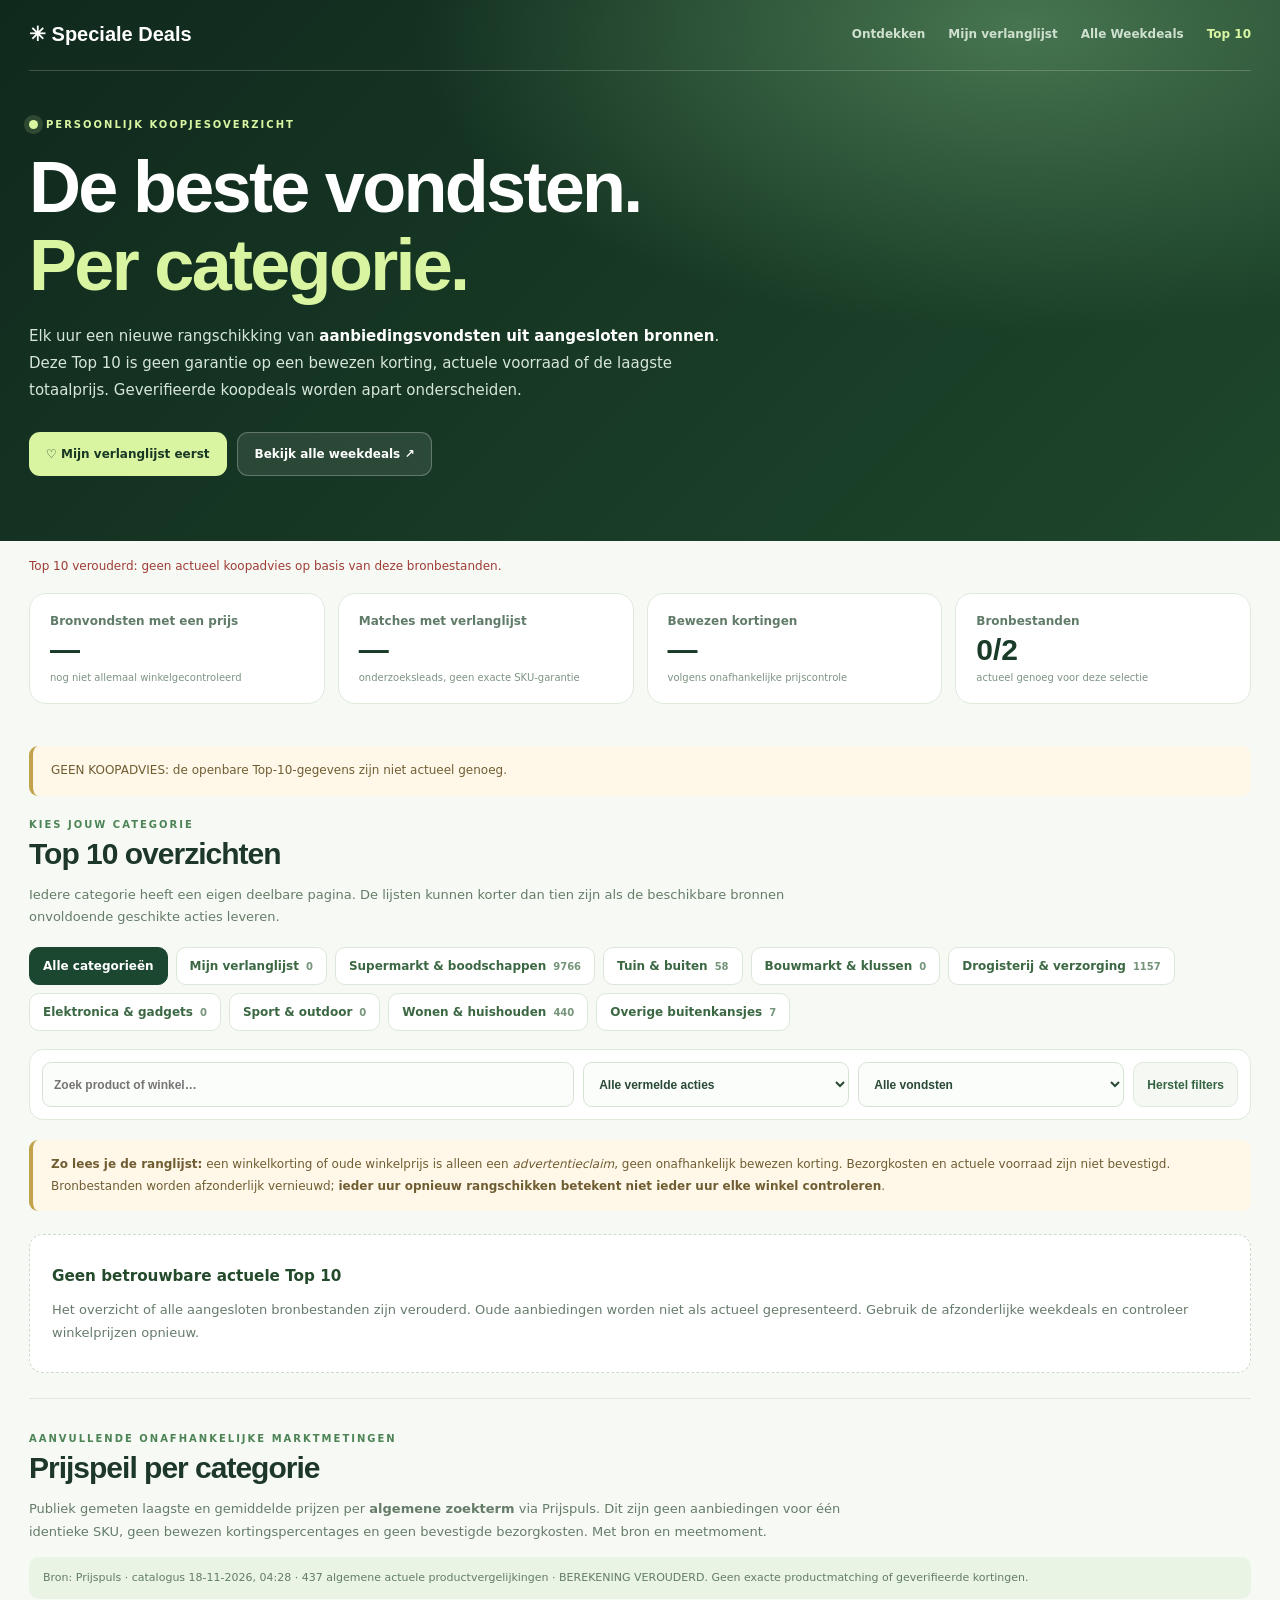
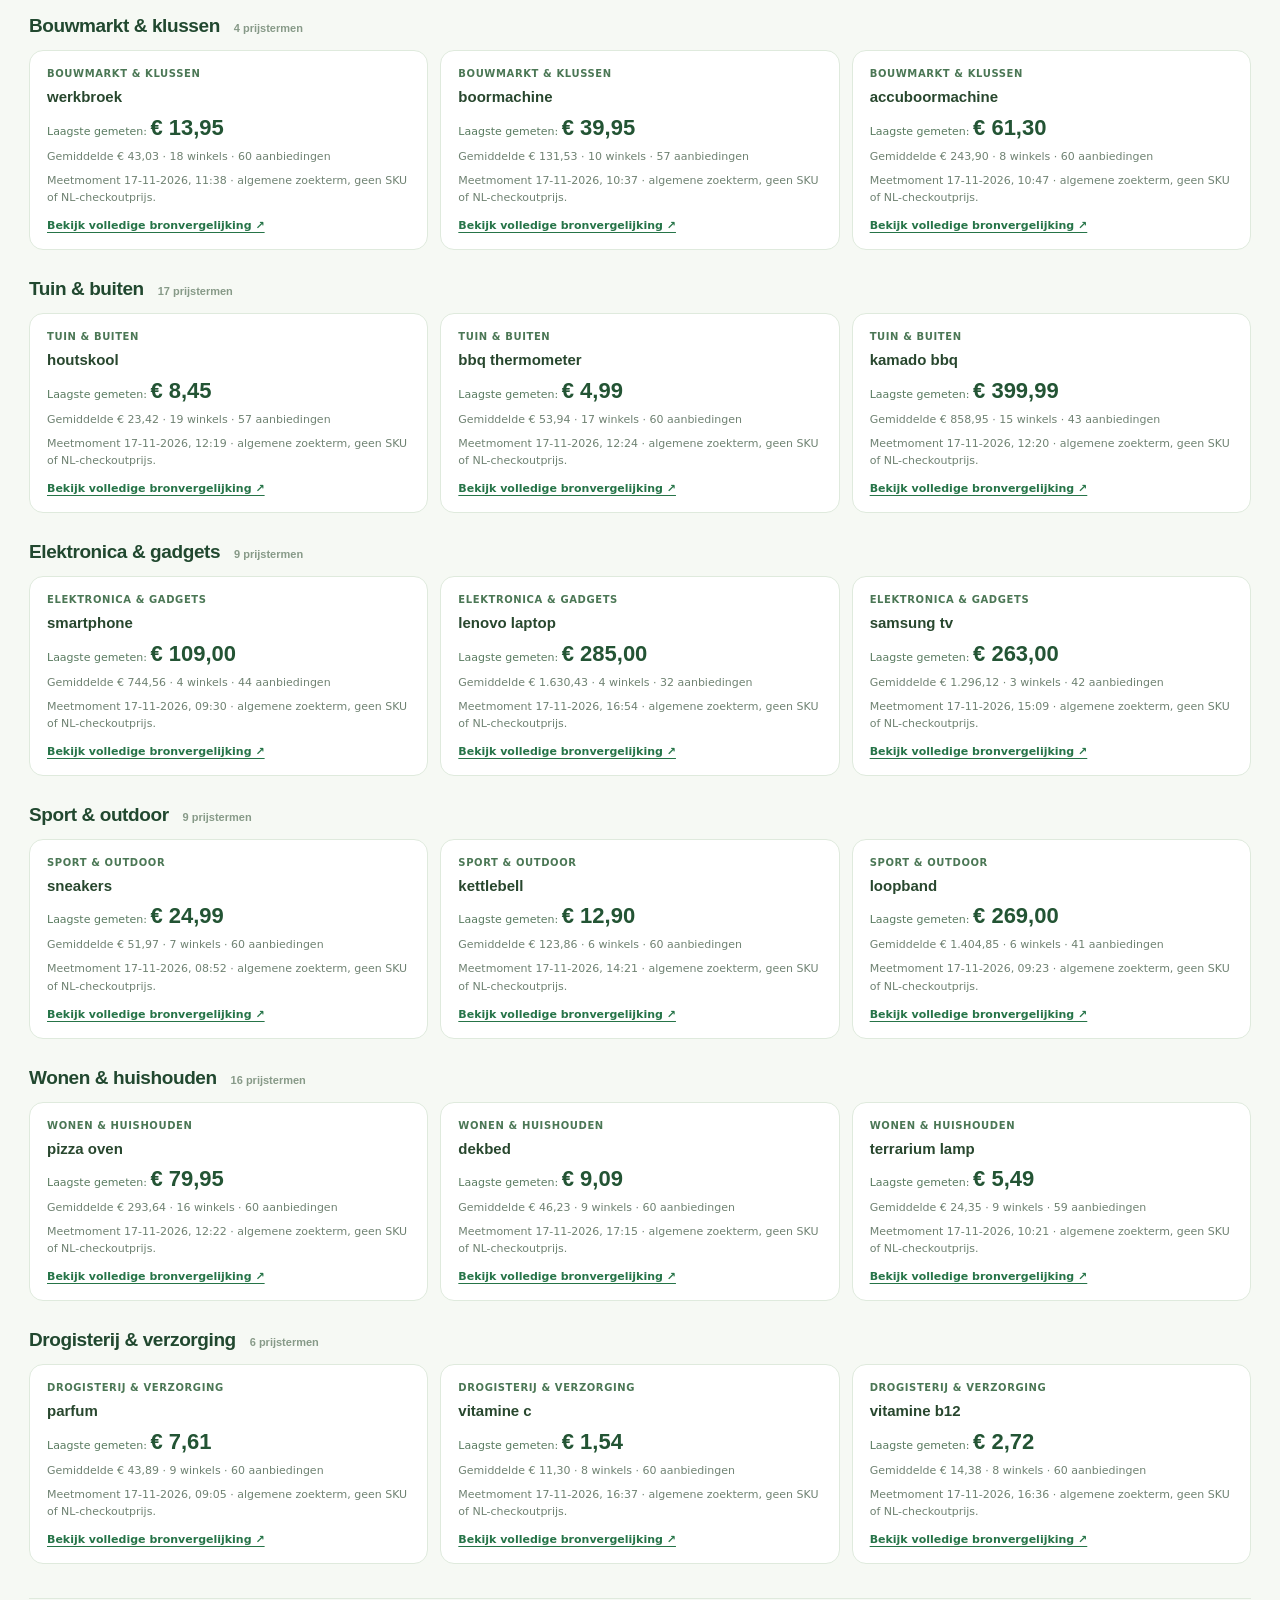
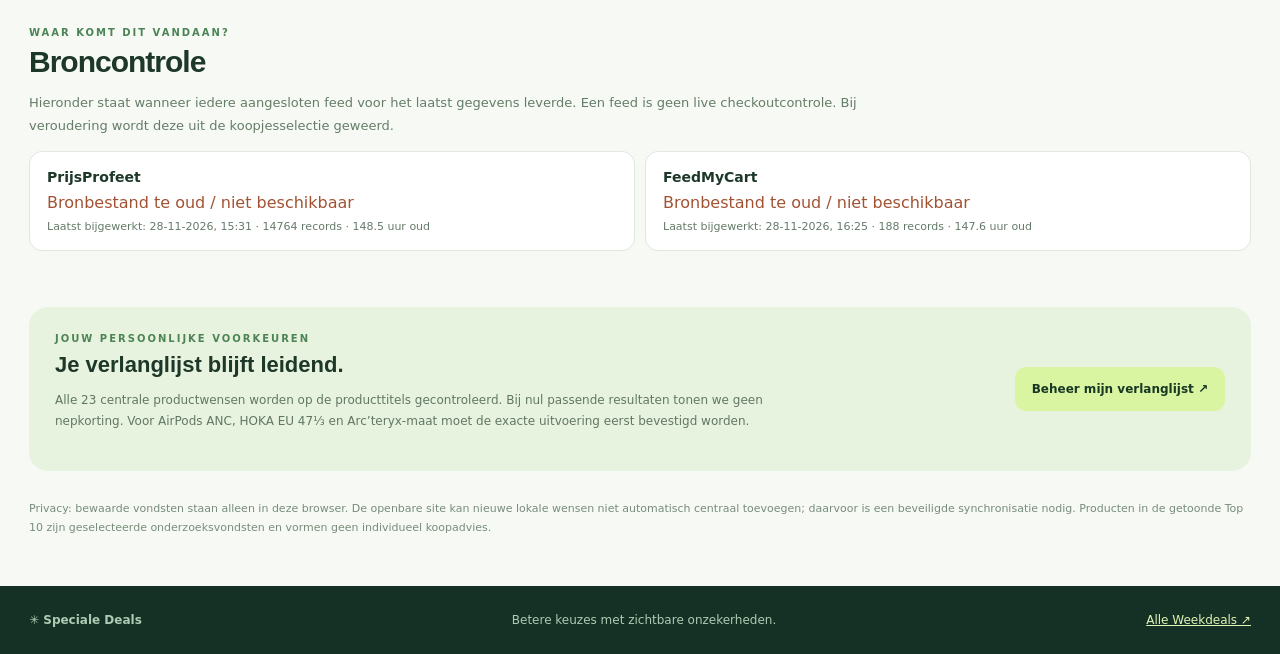
<file: topdeals/index.html>
<!doctype html>
<html lang="nl">
<head>
 <meta charset="utf-8"><meta name="viewport" content="width=device-width,initial-scale=1">
 <meta name="theme-color" content="#173524">
 <meta name="description" content="Elk uur opnieuw samengestelde Top 10 met actuele brongegevens voor supermarkt, tuin, bouwmarkt, drogisterij, technologie en jouw verlanglijst.">
 <title>Top 10 koopjes per categorie | Speciale Deals</title>
 <link rel="stylesheet" href="../ui/speciale.css">
 <link rel="stylesheet" href="./style.css">
 <script src="./app.js" defer></script>
</head>
<body class="top-app">
 <a href="#topResults" class="top-skip">Naar de resultaten</a>
 <header class="top-hero"><div class="top-container">
   <nav class="top-nav" aria-label="Hoofdnavigatie">
    <a class="top-logo" href="../">✳ Speciale Deals</a>
    <div class="top-navlinks"><a href="../">Ontdekken</a><a href="../verlanglijst/">Mijn verlanglijst</a><a href="../weekdeals/">Alle Weekdeals</a><a href="./" aria-current="page">Top 10</a></div>
   </nav>
   <div class="top-kicker"><span class="top-live-dot"></span> PERSOONLIJK KOOPJESOVERZICHT</div>
   <h1>De beste vondsten.<br><em>Per categorie.</em></h1>
   <p class="top-hero-copy">Elk uur een nieuwe rangschikking van <strong>aanbiedingsvondsten uit aangesloten bronnen</strong>. Deze Top 10 is geen garantie op een bewezen korting, actuele voorraad of de laagste totaalprijs. Geverifieerde koopdeals worden apart onderscheiden.</p>
   <div class="top-hero-actions"><a class="top-primary" href="?categorie=persoonlijk">♡ Mijn verlanglijst eerst</a><a class="top-secondary" href="../weekdeals/">Bekijk alle weekdeals ↗</a></div>
 </div></header>
 <main class="top-container" id="topResults">
   <div class="top-health" role="status" id="status" aria-live="polite">Laatste koopjesoverzicht ophalen…</div>
   <section class="top-stats" aria-label="Transparantie over de scan">
    <div><small>Bronvondsten met een prijs</small><strong id="totalEligible">—</strong><span>nog niet allemaal winkelgecontroleerd</span></div>
    <div><small>Matches met verlanglijst</small><strong id="wishlistCount">—</strong><span>onderzoeksleads, geen exacte SKU-garantie</span></div>
    <div><small>Bewezen kortingen</small><strong id="verifiedCount">—</strong><span>volgens onafhankelijke prijscontrole</span></div>
    <div><small>Bronbestanden</small><strong id="sourceCount">—</strong><span>actueel genoeg voor deze selectie</span></div>
   </section>
   <div class="top-legend" id="buyAdvice" role="status" aria-live="polite">De status van de prijscontrole wordt geladen…</div>
   <section class="top-filters" aria-label="Categorie en filters">
     <div class="top-section-title"><div class="top-kicker dark">KIES JOUW CATEGORIE</div><h2>Top 10 overzichten</h2><p>Iedere categorie heeft een eigen deelbare pagina. De lijsten kunnen korter dan tien zijn als de beschikbare bronnen onvoldoende geschikte acties leveren.</p></div>
     <nav class="top-category-nav" id="categoryNav" aria-label="Categorieën"></nav>
     <div class="top-toolbar">
      <label class="top-search"><span class="sr-only">Zoek in top 10</span><input id="search" type="search" placeholder="Zoek product of winkel…"></label>
      <label><span class="sr-only">Filter aangeboden korting</span><select id="discount">
       <option value="all">Alle vermelde acties</option><option value="20">Winkelreferentie ≥20%</option><option value="30">Winkelreferentie ≥30%</option><option value="50">Winkelreferentie ≥50%</option>
      </select></label>
      <label><span class="sr-only">Alleen bewaarde deals</span><select id="saved">
       <option value="all">Alle vondsten</option><option value="saved">♡ Bewaarde vondsten</option></select></label>
      <button type="button" id="reset" class="top-clear">Herstel filters</button>
     </div>
   </section>
   <div class="top-legend"><strong>Zo lees je de ranglijst:</strong> een winkelkorting of oude winkelprijs is alleen een <em>advertentieclaim</em>, geen onafhankelijk bewezen korting. Bezorgkosten en actuele voorraad zijn niet bevestigd. Bronbestanden worden afzonderlijk vernieuwd; <strong>ieder uur opnieuw rangschikken betekent niet ieder uur elke winkel controleren</strong>.</div>
   <section id="profileWatch" class="top-watch" aria-labelledby="profileWatchTitle" hidden>
      <div class="top-list-heading"><div><div class="top-kicker dark">ALLE 22 OPGEGEVEN WENSEN</div><h2 id="profileWatchTitle">Wat wordt er voor jou gevolgd?</h2>
      <p>Iedere opgegeven wens krijgt een eigen status. Daarnaast blijven bijzondere sample sales apart gevolgd.</p></div>
      <a href="../verlanglijst/">Pas je wensen aan ↗</a></div>
      <div class="top-watch-stats" id="profileSummary"></div>
      <div id="profileGrid" class="top-watch-grid"></div>
   </section>
   <section id="categorySections" aria-label="De koopjes per categorie"><div class="top-empty">Overzicht laden…</div></section>
   <section class="top-market" id="marketSection" aria-labelledby="marketTitle">
    <div class="top-section-title"><div class="top-kicker dark">AANVULLENDE ONAFHANKELIJKE MARKTMETINGEN</div>
      <h2 id="marketTitle">Prijspeil per categorie</h2>
      <p>Publiek gemeten laagste en gemiddelde prijzen per <strong>algemene zoekterm</strong> via Prijspuls. Dit zijn geen aanbiedingen voor één identieke SKU, geen bewezen kortingspercentages en geen bevestigde bezorgkosten. Met bron en meetmoment.</p>
    </div>
    <p id="marketStatus" class="top-market-status">Openbare prijsvergelijkingen laden…</p>
    <div id="marketGrid" class="top-market-grid"></div>
   </section>
   <section class="top-source-section"><div class="top-section-title"><div class="top-kicker dark">WAAR KOMT DIT VANDAAN?</div><h2>Broncontrole</h2></div>
    <p>Hieronder staat wanneer iedere aangesloten feed voor het laatst gegevens leverde. Een feed is geen live checkoutcontrole. Bij veroudering wordt deze uit de koopjesselectie geweerd.</p>
    <div id="sourceGrid" class="top-source-grid"></div>
   </section>
   <section class="top-next"><div><div class="top-kicker dark">JOUW PERSOONLIJKE VOORKEUREN</div><h2>Je verlanglijst blijft leidend.</h2>
    <p>Alle 23 centrale productwensen worden op de producttitels gecontroleerd. Bij nul passende resultaten tonen we geen nepkorting. Voor AirPods ANC, HOKA EU 47⅓ en Arc’teryx-maat moet de exacte uitvoering eerst bevestigd worden.</p></div>
    <a class="top-primary" href="../verlanglijst/">Beheer mijn verlanglijst ↗</a></section>
   <p class="top-disclaimer">Privacy: bewaarde vondsten staan alleen in deze browser. De openbare site kan nieuwe lokale wensen niet automatisch centraal toevoegen; daarvoor is een beveiligde synchronisatie nodig. Producten in de getoonde Top 10 zijn geselecteerde onderzoeksvondsten en vormen geen individueel koopadvies.</p>
 </main>
 <footer class="top-footer"><div class="top-container"><strong>✳ Speciale Deals</strong><span>Betere keuzes met zichtbare onzekerheden.</span><a href="../weekdeals/">Alle Weekdeals ↗</a></div></footer>
 <nav class="mobile-dock" aria-label="Snelle navigatie">
  <a href="../"><span class="dock-symbol">⌕</span>Ontdekken</a>
  <a href="../verlanglijst/"><span class="dock-symbol">♡</span>Verlanglijst</a>
  <a href="./" aria-current="page"><span class="dock-symbol">▤</span>Top 10</a>
  <a href="../weekdeals/"><span class="dock-symbol">▦</span>Weekdeals</a>
 </nav>
</body></html>
</file>
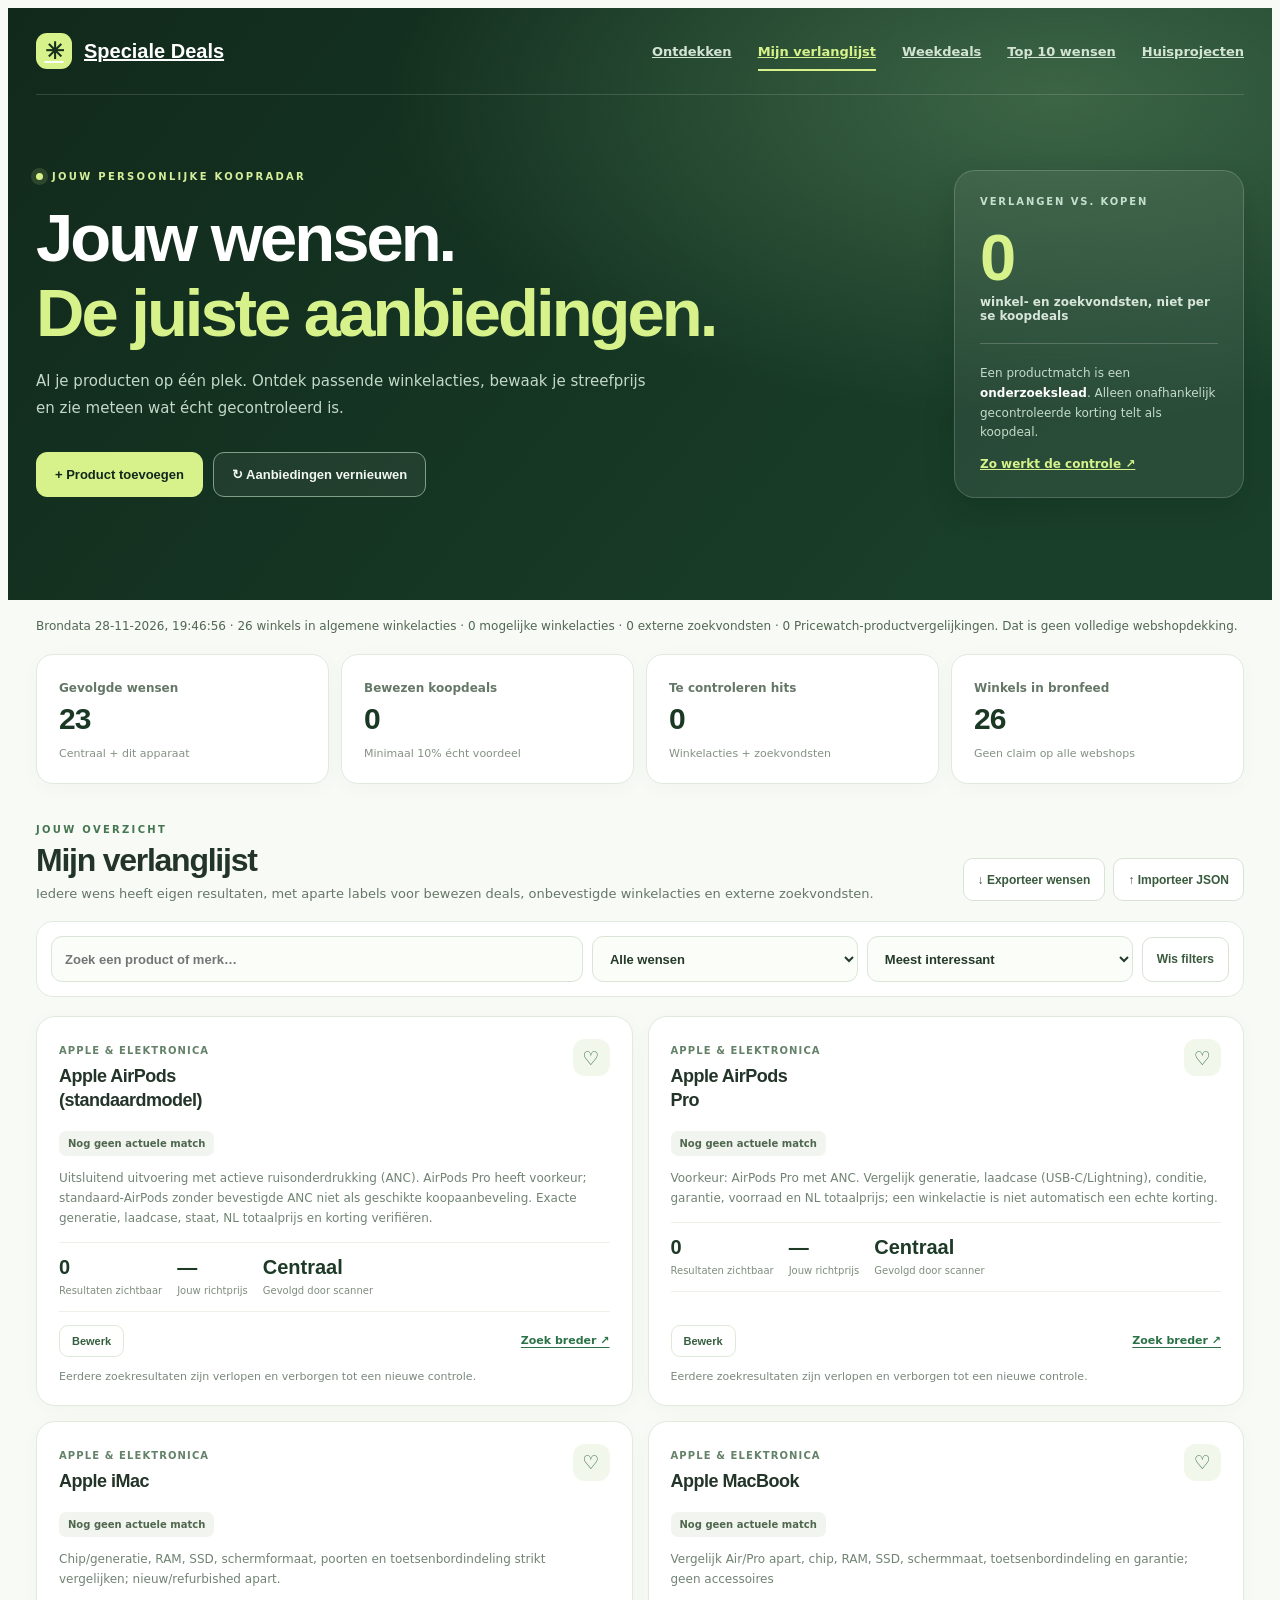
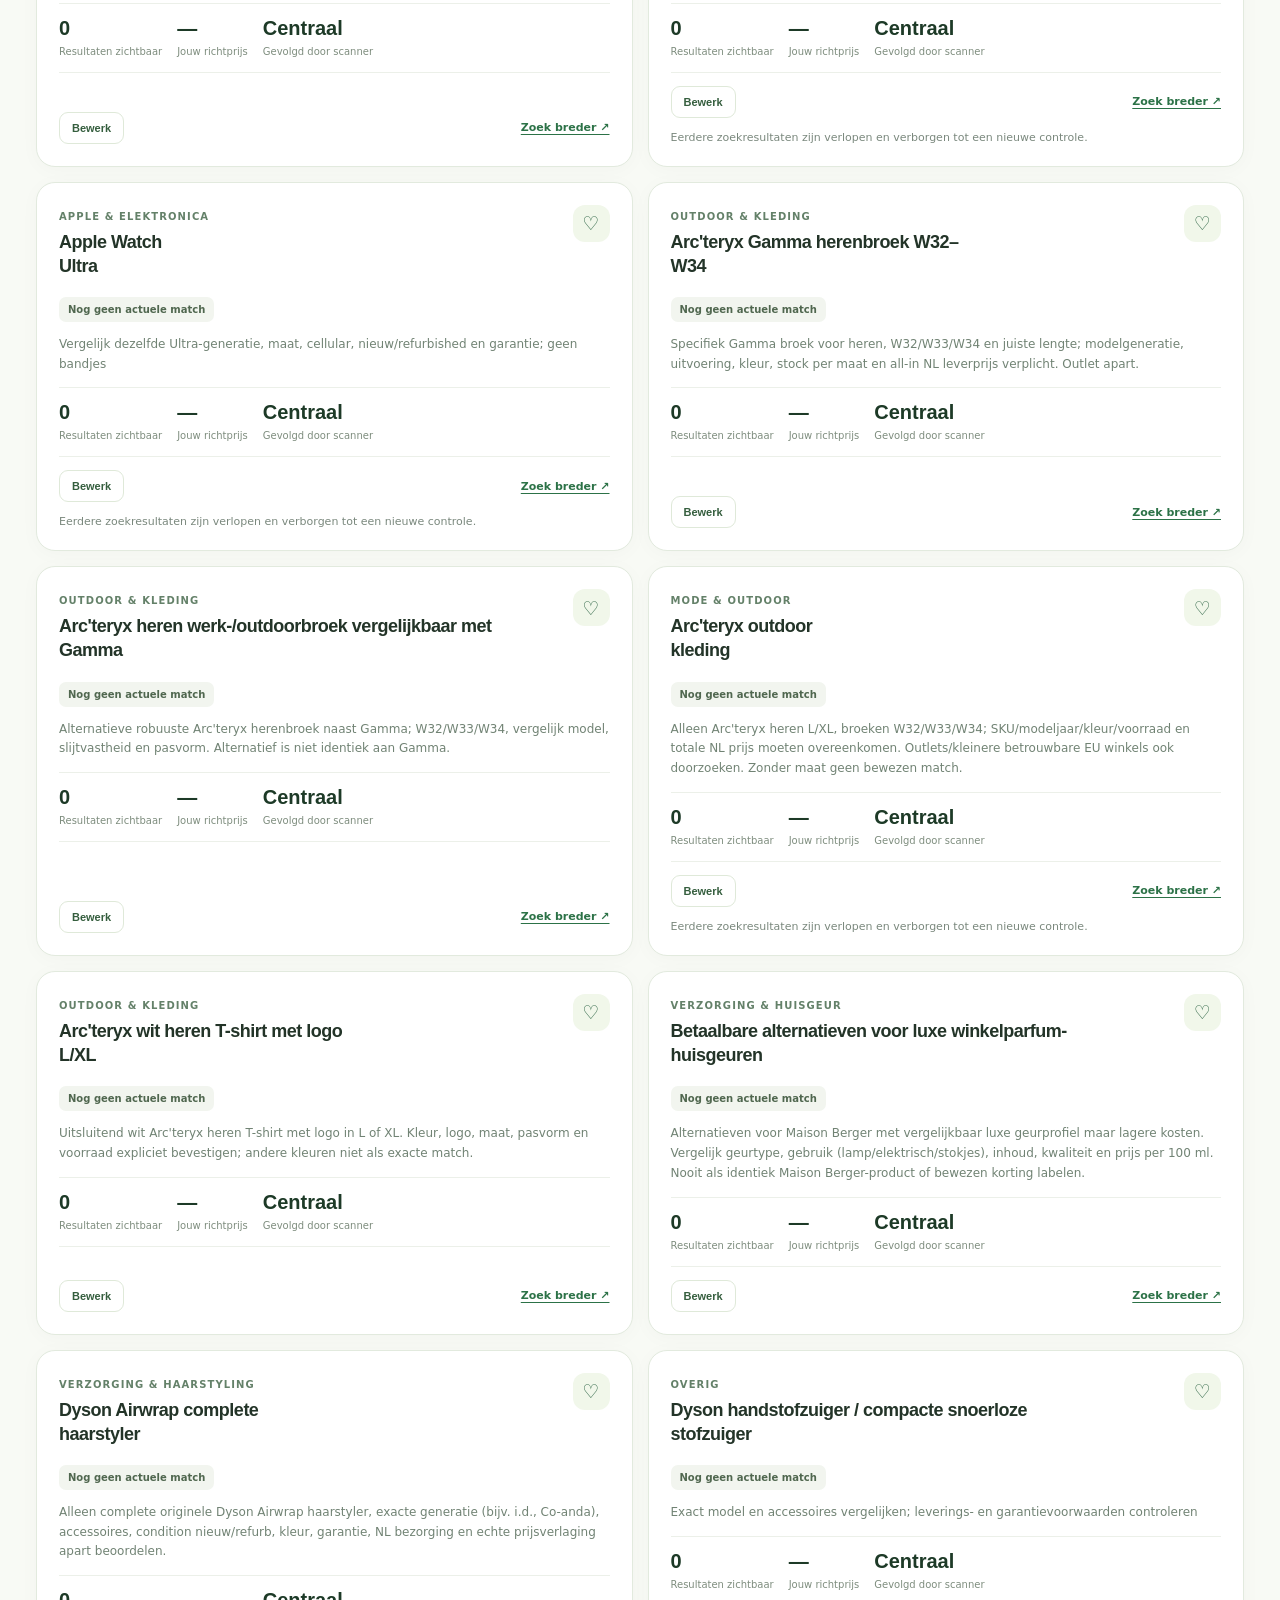
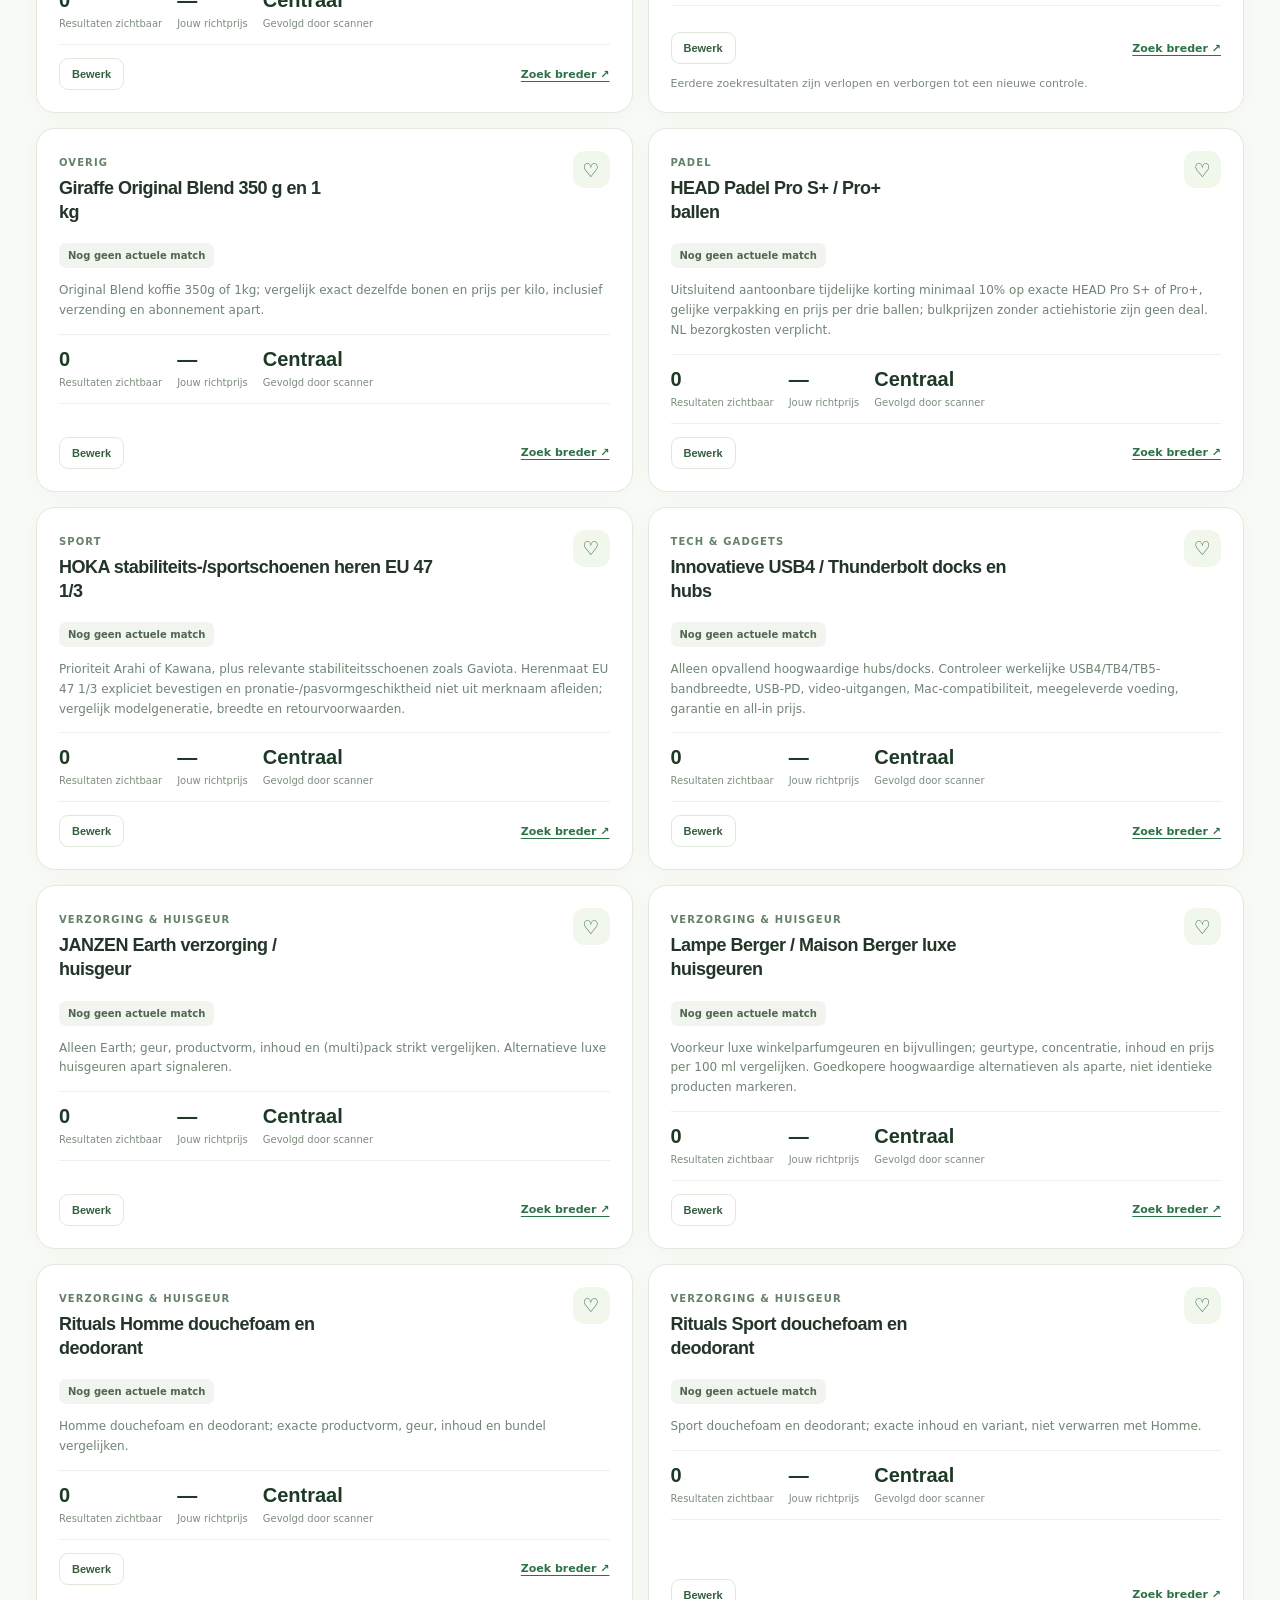
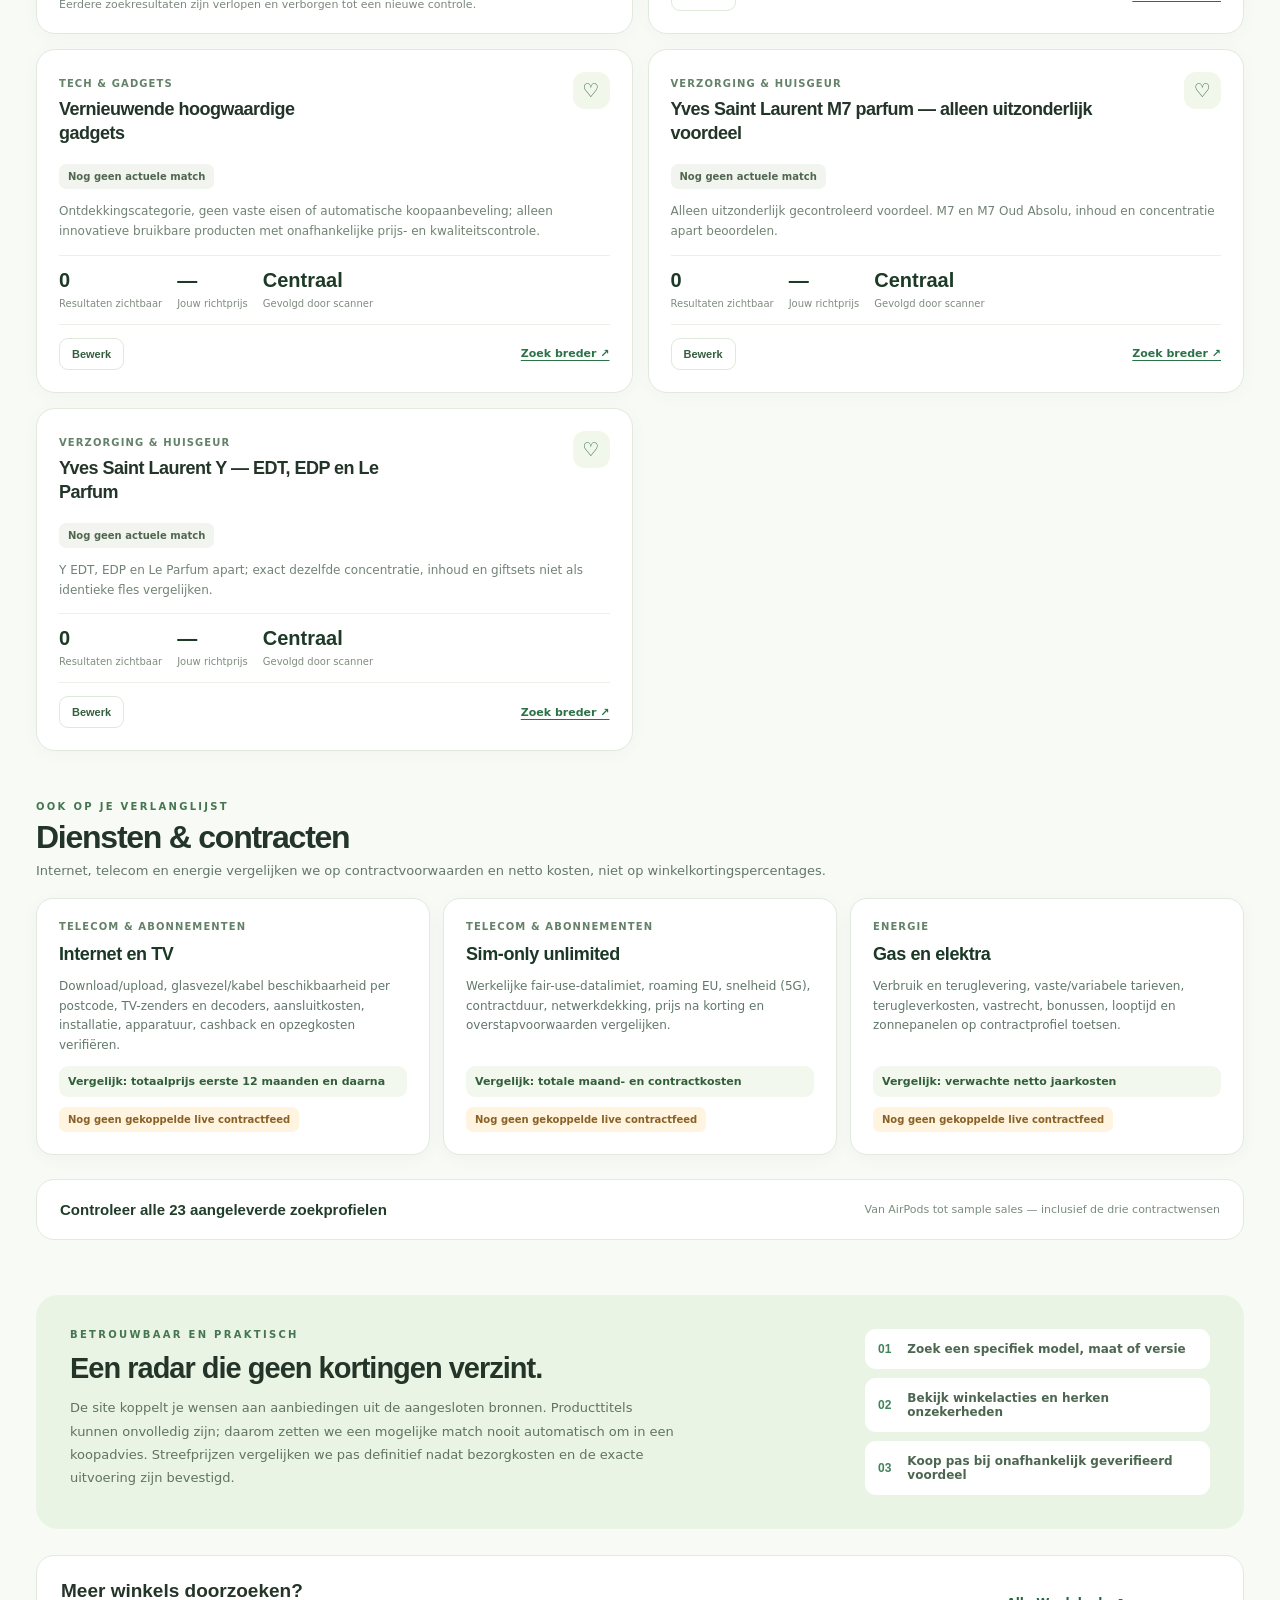
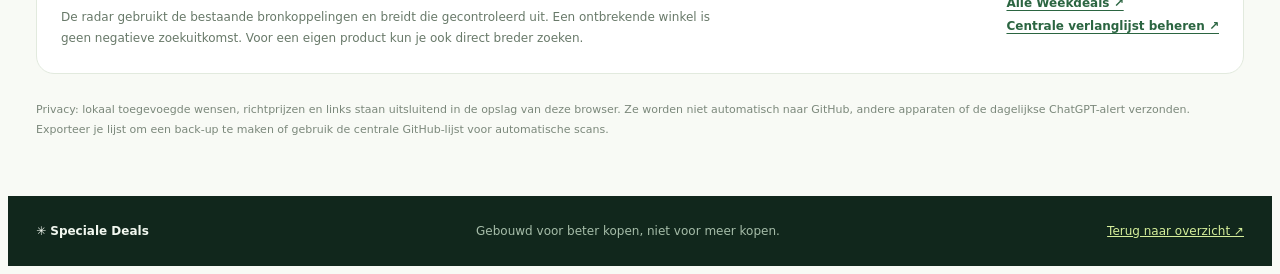
<file: verlanglijst/index.html>
<!doctype html>
<html lang="nl">
<head>
  <meta charset="utf-8">
  <meta name="viewport" content="width=device-width,initial-scale=1">
  <meta name="theme-color" content="#14291d">
  <meta name="description" content="Persoonlijke verlanglijst met aanbiedingenradar, exacte productvarianten en controle van echte kortingsclaims.">
  <title>Mijn verlanglijst | Speciale Deals</title>
  <link rel="stylesheet" href="../ui/speciale.css">
  <link rel="stylesheet" href="./style.css">
  <script src="./app.js" defer></script>
</head>
<body class="wish-app">
  <a class="skip" href="#wishlistResults">Naar de verlanglijst</a>
  <header class="wishlist-hero">
    <div class="wish-container">
      <nav class="wish-navigation" aria-label="Hoofdmenu">
        <a class="wish-brand" href="../"><span class="wish-brand-logo" aria-hidden="true">✳</span><span>Speciale Deals</span></a>
        <div class="wish-navlinks">
          <a href="../">Ontdekken</a>
          <a href="./" aria-current="page">Mijn verlanglijst</a>
          <a href="../weekdeals/">Weekdeals</a><a href="../topdeals/?categorie=persoonlijk">Top 10 wensen</a>
          <a href="../#projects">Huisprojecten</a>
        </div>
      </nav>
      <div class="wish-intro">
        <div>
          <div class="wish-overline"><span class="signal-dot"></span> JOUW PERSOONLIJKE KOOPRADAR</div>
          <h1>Jouw wensen.<br><em>De juiste aanbiedingen.</em></h1>
          <p>Al je producten op één plek. Ontdek passende winkelacties, bewaak je streefprijs en zie meteen wat écht gecontroleerd is.</p>
          <div class="wish-main-actions">
            <button type="button" class="wish-button primary" id="addToggle">+ Product toevoegen</button>
            <button type="button" class="wish-button quiet" id="reloadData">↻ Aanbiedingen vernieuwen</button>
          </div>
        </div>
        <aside class="wish-hero-side">
          <div class="side-label">VERLANGEN VS. KOPEN</div>
          <div class="side-number" id="heroMatchCount">—</div>
          <div class="side-caption">winkel- en zoekvondsten, niet per se koopdeals</div>
          <div class="side-rule"></div>
          <p>Een productmatch is een <strong>onderzoekslead</strong>. Alleen onafhankelijk gecontroleerde korting telt als koopdeal.</p>
          <a href="#howItWorks">Zo werkt de controle ↗</a>
        </aside>
      </div>
    </div>
  </header>
  <main class="wish-container">
    <div id="pageStatus" class="wish-system-status" role="status" aria-live="polite">Verlanglijst en brondata laden…</div>
    <section class="wish-overview" aria-label="Samenvatting">
      <div class="wish-stat"><span>Gevolgde wensen</span><strong id="statWishes">—</strong><small>Centraal + dit apparaat</small></div>
      <div class="wish-stat"><span>Bewezen koopdeals</span><strong id="statVerified">—</strong><small>Minimaal 10% écht voordeel</small></div>
      <div class="wish-stat"><span>Te controleren hits</span><strong id="statCandidates">—</strong><small>Winkelacties + zoekvondsten</small></div>
      <div class="wish-stat"><span>Winkels in bronfeed</span><strong id="statStores">—</strong><small>Geen claim op alle webshops</small></div>
    </section>
    <section class="wish-editor" id="editor" hidden aria-label="Product toevoegen of aanpassen">
      <div class="editor-head"><div><div class="wish-overline dark">BEPAAL WAT JE ZOEKT</div><h2 id="editorTitle">Voeg een wens toe</h2></div><button type="button" id="editorClose" class="editor-dismiss" aria-label="Sluit formulier">×</button></div>
      <form id="wishForm">
        <input type="hidden" id="editId">
        <div class="form-layout">
          <label class="form-wide">Product, merk en model*
            <input type="text" id="productName" required maxlength="150" placeholder="Bijv. HOKA Arahi 8 heren EU 47⅓">
          </label>
          <label>Categorie
            <select id="productCategory">
              <option value="Apple & elektronica">Apple & elektronica</option>
              <option value="Mode & outdoor">Mode & outdoor</option>
              <option value="Sport">Sport</option>
              <option value="Verzorging & huisgeur">Verzorging & huisgeur</option>
              <option value="Tech & gadgets">Tech & gadgets</option>
              <option value="Huishouden">Huishouden</option>
              <option value="Overig">Overig</option>
            </select>
          </label>
          <label>Maximale richtprijs (€)
            <input type="number" id="productTarget" min="1" max="100000" step=".01" placeholder="Optioneel">
          </label>
          <label class="form-wide">Gewenste variant / maat
            <input type="text" id="productNotes" maxlength="250" placeholder="Bijv. L of XL, nieuw, zwart, USB-C; geen accessoires">
          </label>
          <label class="form-wide">Link naar exact product (optioneel)
            <input type="url" id="productURL" maxlength="500" placeholder="https://webshop.nl/product/...">
          </label>
        </div>
        <div class="form-footer">
          <button type="submit" class="wish-button primary" id="saveWish">Wens opslaan</button>
          <span id="formStatus" role="status">Lokale wijzigingen blijven op dit apparaat. De centrale scanner volgt de gepubliceerde GitHub-lijst.</span>
        </div>
      </form>
    </section>
    <section class="wish-main" id="wishlistResults" aria-labelledby="listHeading">
      <div class="wish-section-heading">
        <div><div class="wish-overline dark">JOUW OVERZICHT</div><h2 id="listHeading">Mijn verlanglijst</h2><p>Iedere wens heeft eigen resultaten, met aparte labels voor bewezen deals, onbevestigde winkelacties en externe zoekvondsten.</p></div>
        <div class="wish-heading-actions">
          <button type="button" class="secondary-button" id="downloadList">↓ Exporteer wensen</button>
          <button type="button" class="secondary-button" id="importList">↑ Importeer JSON</button>
          <input type="file" id="importFile" accept=".json,application/json" hidden>
        </div>
      </div>
      <div class="wish-filterbar">
        <label class="wish-search"><span class="sr-only">Zoek in verlanglijst</span><input type="search" id="wishSearch" placeholder="Zoek een product of merk…"></label>
        <label><span class="sr-only">Filter status</span>
          <select id="wishStatus">
            <option value="all">Alle wensen</option>
            <option value="verified">Met bewezen deal</option>
            <option value="candidate">Met mogelijke winkelactie</option>
            <option value="research">Met externe zoekvondsten</option>
            <option value="missing">Nog geen vondsten</option>
            <option value="local">Eigen toevoegingen</option>
          </select>
        </label>
        <label><span class="sr-only">Sorteer wensen</span>
          <select id="wishSort">
            <option value="recommended">Meest interessant</option>
            <option value="count">Meeste matches</option>
            <option value="name">Productnaam A–Z</option>
            <option value="target">Richtprijs eerst</option>
          </select>
        </label>
        <button type="button" id="clearWishFilters" class="secondary-button">Wis filters</button>
      </div>
      <div id="wishGrid" class="wish-grid" aria-live="polite"><div class="loading-card">Gegevens laden…</div></div>
      <div id="emptyState" class="wish-empty" hidden><h3>Geen wensen binnen deze selectie</h3><p>Verander de filters of voeg een nieuw product toe. Geen resultaten betekent niet automatisch dat er geen aanbiedingen bestaan.</p></div>
    </section>
    <section class="watch-services" aria-labelledby="servicesTitle">
      <div class="wish-section-heading"><div><div class="wish-overline dark">OOK OP JE VERLANGLIJST</div>
      <h2 id="servicesTitle">Diensten & contracten</h2>
      <p>Internet, telecom en energie vergelijken we op contractvoorwaarden en netto kosten, niet op winkelkortingspercentages.</p></div></div>
      <div id="servicesGrid" class="watch-service-grid"><p>Contractprofielen laden…</p></div>
    </section>
    <section class="watch-original">
      <details>
        <summary><strong>Controleer alle 23 aangeleverde zoekprofielen</strong><span>Van AirPods tot sample sales — inclusief de drie contractwensen</span></summary>
        <div id="originalProfiles" class="watch-original-grid" aria-live="polite"></div>
      </details>
    </section>
    <section class="wish-info" id="howItWorks">
      <div><div class="wish-overline dark">BETROUWBAAR EN PRAKTISCH</div><h2>Een radar die geen kortingen verzint.</h2><p>De site koppelt je wensen aan aanbiedingen uit de aangesloten bronnen. Producttitels kunnen onvolledig zijn; daarom zetten we een mogelijke match nooit automatisch om in een koopadvies. Streefprijzen vergelijken we pas definitief nadat bezorgkosten en de exacte uitvoering zijn bevestigd.</p></div>
      <div class="wish-steps"><div><b>01</b><span>Zoek een specifiek model, maat of versie</span></div><div><b>02</b><span>Bekijk winkelacties en herken onzekerheden</span></div><div><b>03</b><span>Koop pas bij onafhankelijk geverifieerd voordeel</span></div></div>
    </section>
    <section class="wish-integrations">
      <div><h2>Meer winkels doorzoeken?</h2><p>De radar gebruikt de bestaande bronkoppelingen en breidt die gecontroleerd uit. Een ontbrekende winkel is geen negatieve zoekuitkomst. Voor een eigen product kun je ook direct breder zoeken.</p></div>
      <div class="integration-links"><a href="../weekdeals/">Alle Weekdeals ↗</a><a href="https://github.com/DASPHHS/specialedeals/edit/main/wishlist.json" rel="noopener noreferrer" target="_blank">Centrale verlanglijst beheren ↗</a></div>
    </section>
    <p class="wish-footnote">Privacy: lokaal toegevoegde wensen, richtprijzen en links staan uitsluitend in de opslag van deze browser. Ze worden niet automatisch naar GitHub, andere apparaten of de dagelijkse ChatGPT-alert verzonden. Exporteer je lijst om een back-up te maken of gebruik de centrale GitHub-lijst voor automatische scans.</p>
  </main>
  <footer class="wish-footer"><div class="wish-container"><strong>✳ Speciale Deals</strong><span>Gebouwd voor beter kopen, niet voor meer kopen.</span><a href="../">Terug naar overzicht ↗</a></div></footer>
  <nav class="mobile-dock" aria-label="Mobiele navigatie">
    <a href="../"><span class="dock-symbol">⌕</span>Ontdekken</a>
    <a href="./" aria-current="page"><span class="dock-symbol">♡</span>Verlanglijst</a>
    <a href="../#projects"><span class="dock-symbol">⌂</span>Projecten</a>
    <a href="../weekdeals/"><span class="dock-symbol">▦</span>Weekdeals</a>
  </nav>
</body></html>
</file>
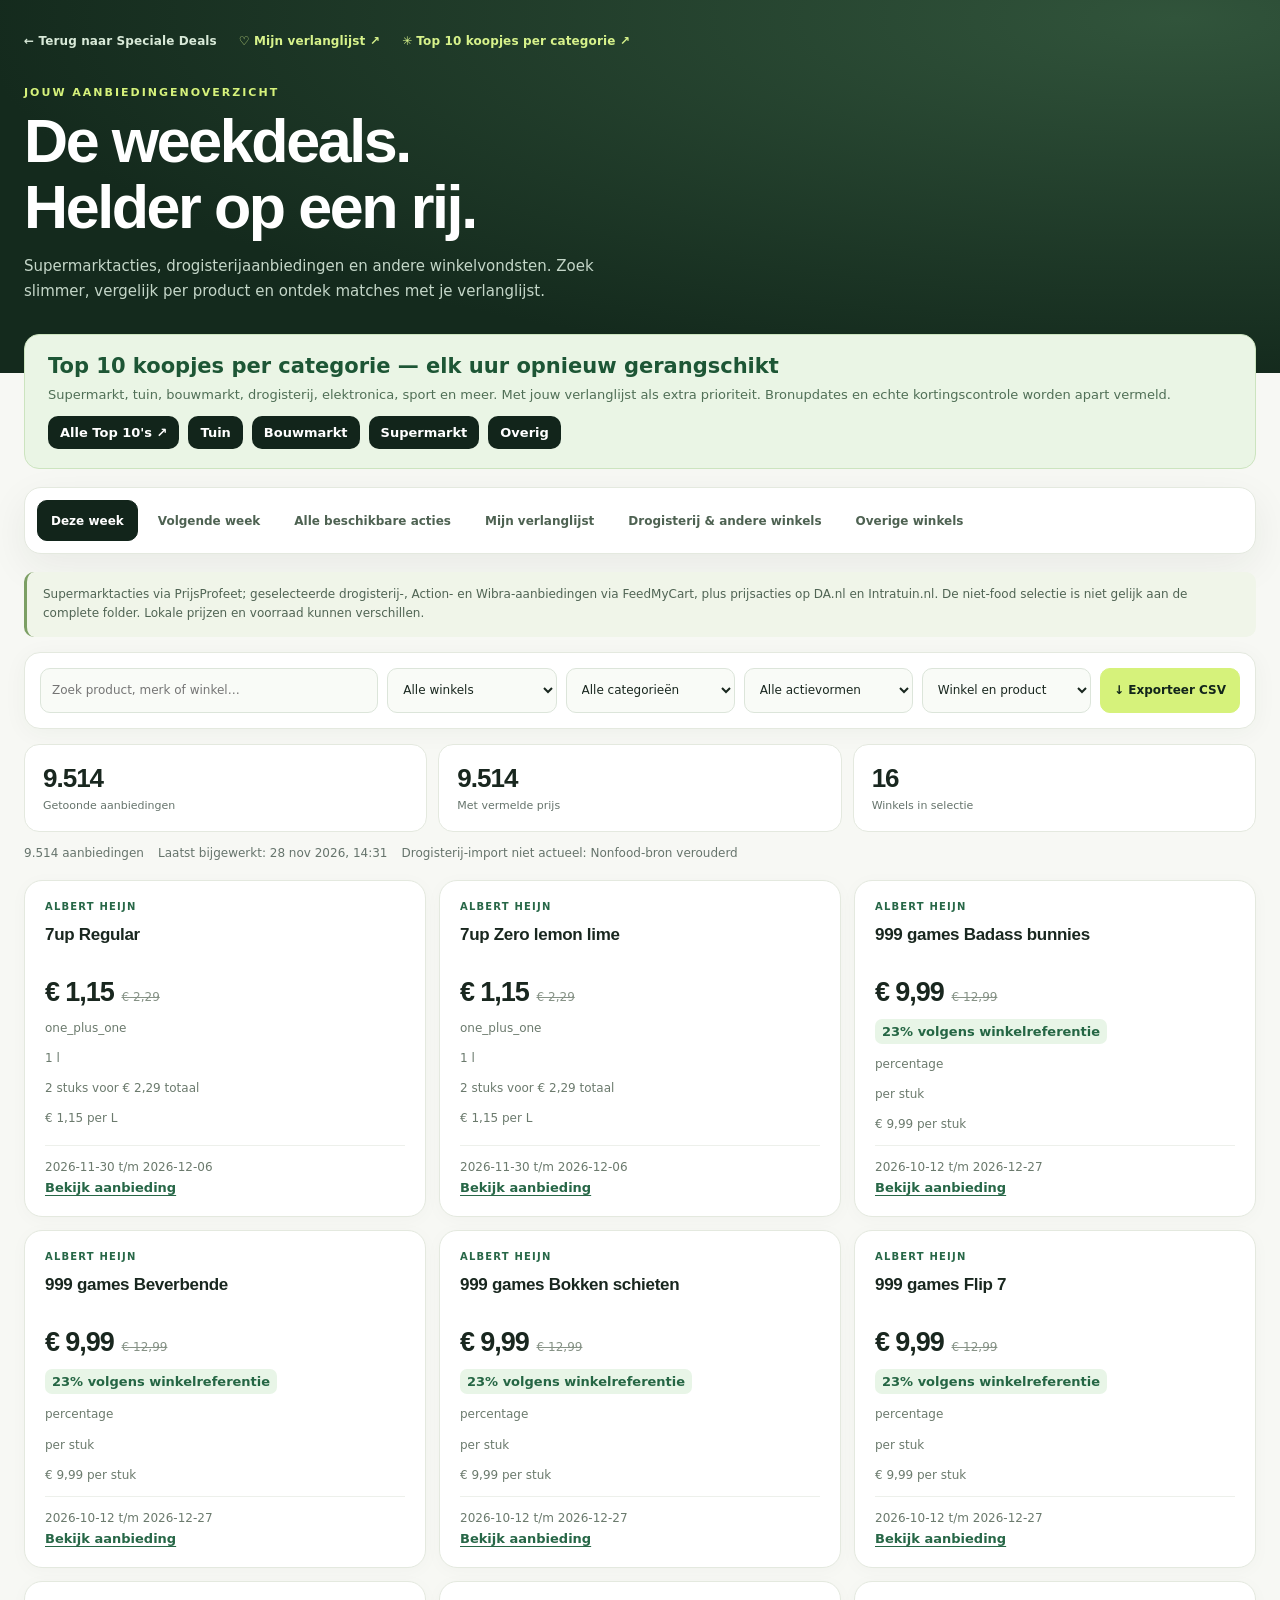
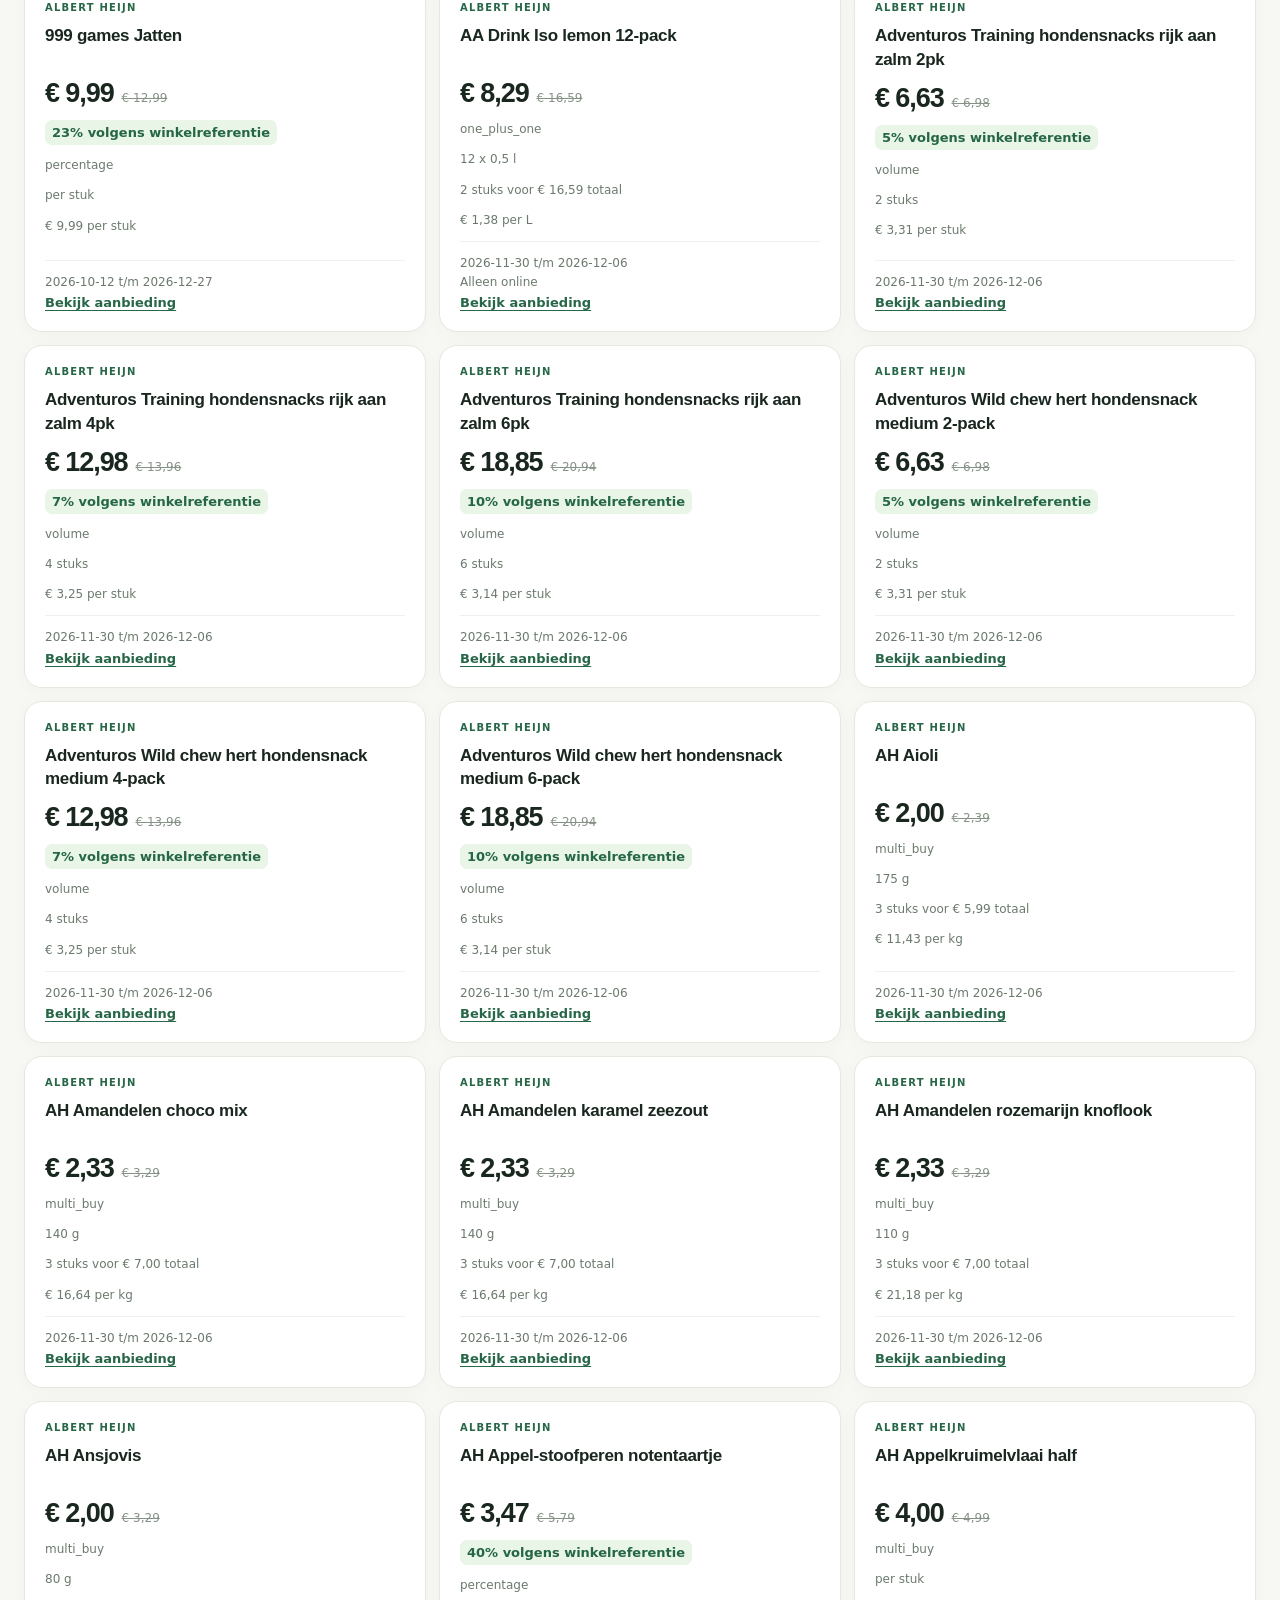
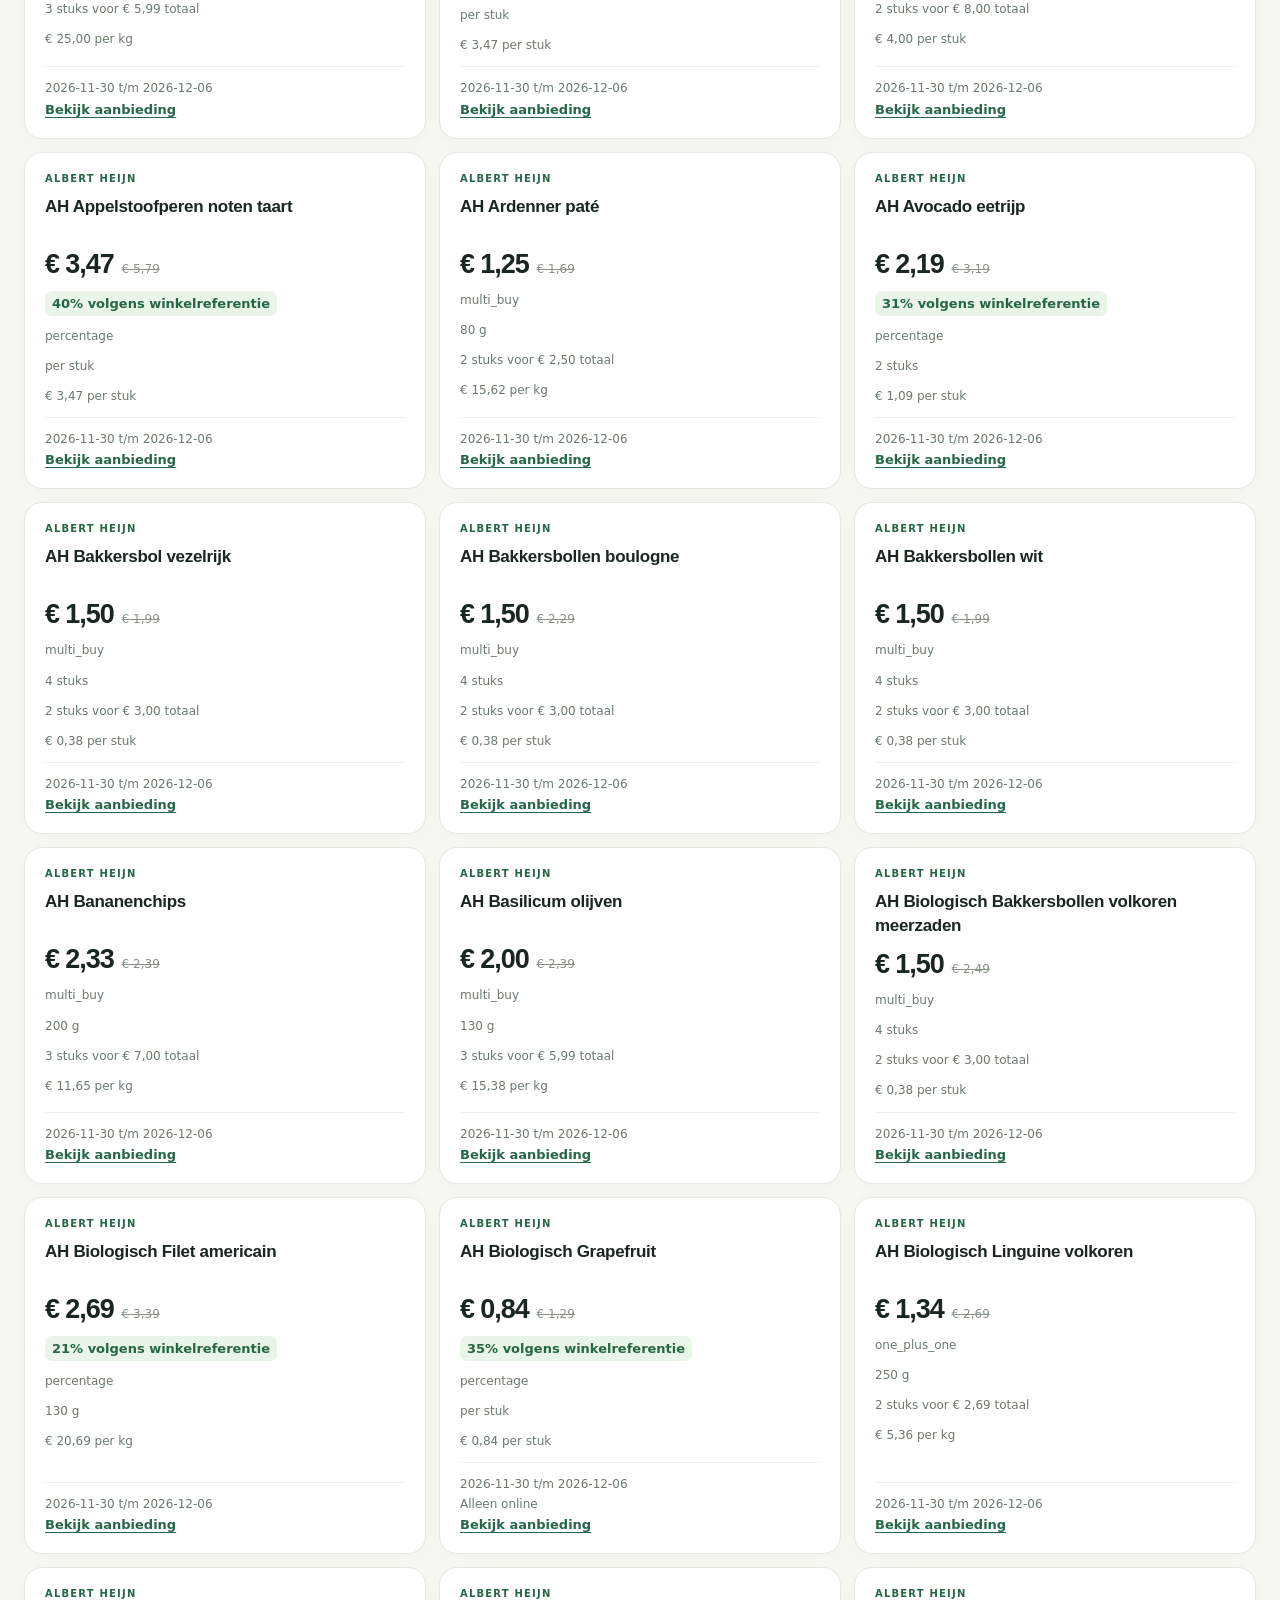
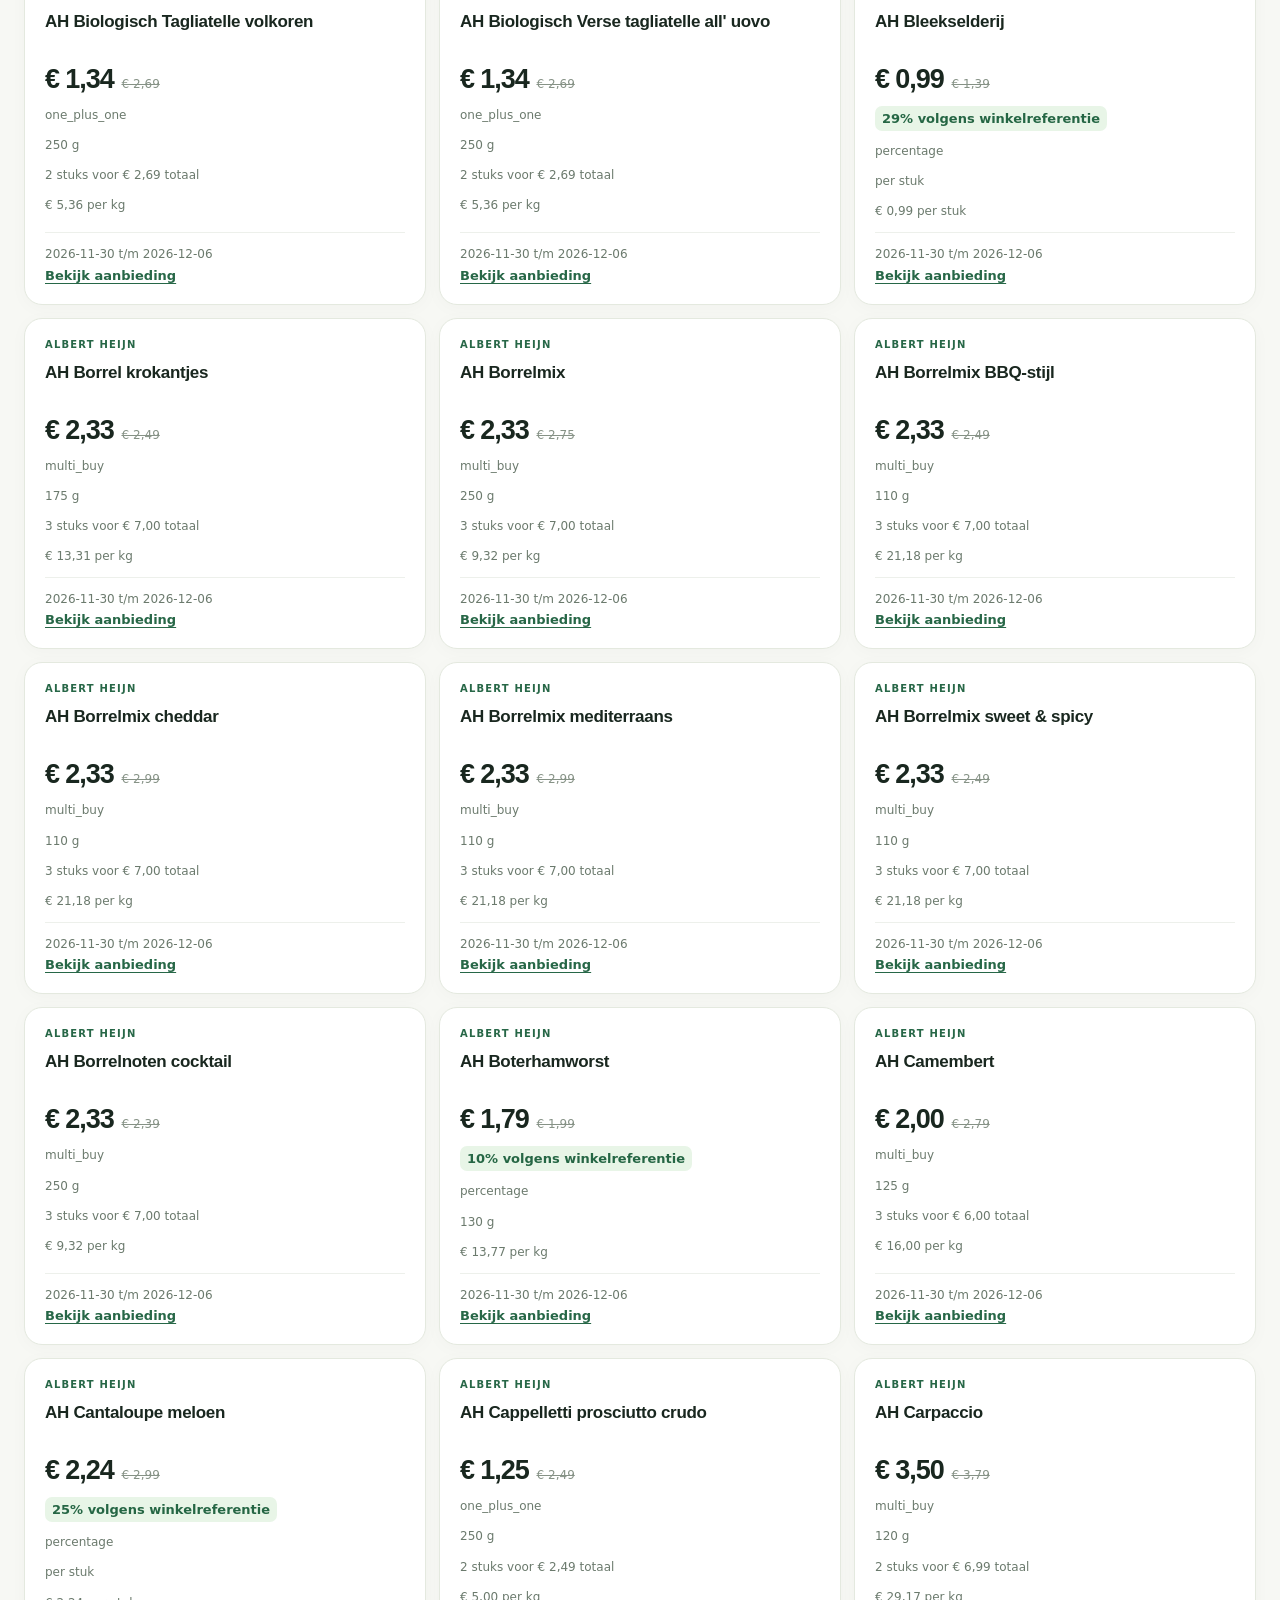
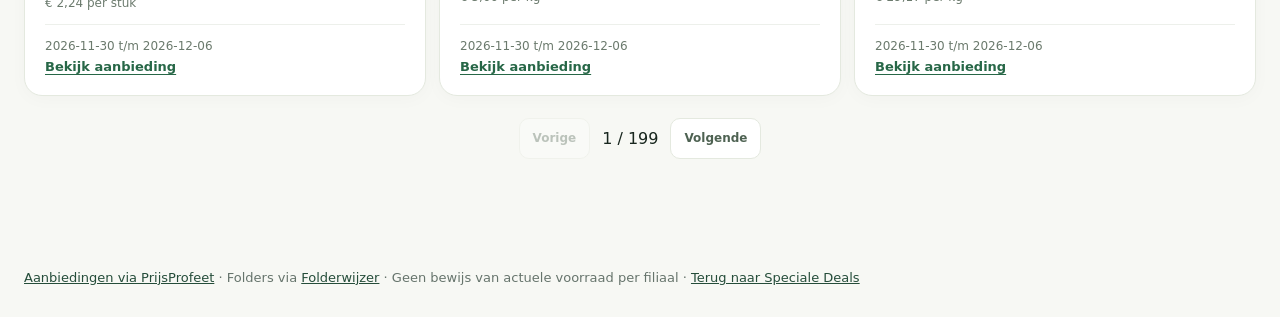
<file: weekdeals/index.html>
<!doctype html>
<html lang="nl"><head><meta charset="utf-8"><meta name="viewport" content="width=device-width,initial-scale=1"><meta name="theme-color" content="#0f172a"><title>Weekdeals | Speciale Deals</title>
<style>
:root{font-family:system-ui,-apple-system,"Segoe UI",sans-serif;color:#162235;background:#f4f6f9}*{box-sizing:border-box}body{margin:0}header{background:#15253b;color:white;padding:28px 20px}header>div,main,footer{max-width:1200px;margin:auto}h1{margin:0 0 8px;font-size:clamp(26px,4vw,39px);letter-spacing:-.04em}p{line-height:1.5}.sub{color:#bfd3e7;margin:0}main{padding:24px 16px}nav{display:flex;gap:8px;flex-wrap:wrap;margin-bottom:20px}button,input,select{font:inherit}button{background:white;color:#1e3550;border:1px solid #cfd8e4;padding:10px 14px;border-radius:12px;cursor:pointer}button.active,button.primary{background:#156f63;border-color:#156f63;color:white}.controls{display:grid;grid-template-columns:2fr 1fr 1fr auto;gap:10px;background:white;border:1px solid #dee5ed;border-radius:16px;padding:14px;margin-bottom:16px}input,select{width:100%;border:1px solid #d3dce6;border-radius:10px;padding:11px;background:#fff;color:#162235}.meta{display:flex;gap:14px;flex-wrap:wrap;color:#52657a;margin:12px 0 20px}.notice{border-left:4px solid #c59b3a;background:#fff8e8;padding:12px 16px;border-radius:8px;margin:0 0 18px}.grid{display:grid;grid-template-columns:repeat(auto-fill,minmax(250px,1fr));gap:12px}.card{background:#fff;border:1px solid #dce4ec;border-radius:16px;padding:17px;display:flex;flex-direction:column;gap:8px;min-height:202px}.tag{font-size:12px;font-weight:700;color:#225f58;text-transform:uppercase;letter-spacing:.03em}.name{font-weight:750;font-size:17px;line-height:1.3;min-height:43px}.price{font-size:27px;font-weight:800;letter-spacing:-.04em}.old{color:#66768a;text-decoration:line-through;font-size:14px;margin-left:8px}.sale{color:#096a4c;font-weight:700;font-size:13px}.small{font-size:12px;color:#52657a}.bottom{margin-top:auto}.bottom a{font-size:13px;color:#146d61;font-weight:700;overflow-wrap:anywhere}.status{padding:20px;background:white;border:1px solid #dce4ec;border-radius:12px}.pager{display:flex;align-items:center;justify-content:center;gap:12px;margin:22px}.hide{display:none}footer{padding:20px 16px 40px;color:#64758a;font-size:13px}footer a{color:#256d69}@media(max-width:700px){.controls{grid-template-columns:1fr 1fr}.controls input{grid-column:1/-1}.controls button{grid-column:1/-1}.card{min-height:182px}header{padding:25px 16px}} 
.folderlist{display:grid;grid-template-columns:repeat(auto-fill,minmax(240px,1fr));gap:12px;margin:16px 0 26px}.foldersTitle{margin:20px 0 10px;font-size:21px}.folderNote{font-size:13px;color:#566b80}.directory{display:grid;grid-template-columns:repeat(auto-fill,minmax(200px,1fr));gap:8px}.directory a{display:flex;justify-content:space-between;gap:8px;border:1px solid #dce4ec;background:#fff;border-radius:11px;padding:12px 14px;text-decoration:none;color:#105c54;font-weight:700}.directory small{font-size:12px;font-weight:400;color:#63768d}.folderAction{display:inline-block;margin-top:12px;background:#156f63;border-radius:10px;padding:9px 12px;color:#fff;font-size:13px;text-decoration:none;font-weight:700}.folderinfo{border:1px solid #d7e2eb;background:#fff;border-radius:12px;padding:14px;margin:12px 0}.folderinfo p{margin:4px 0}.meta a{color:#146d61}</style><link rel="stylesheet" href="../ui/speciale.css"></head>
<body class="weekdeals"><header><div><a class="week-back" href="../">← Terug naar Speciale Deals</a><a class="week-back" href="../verlanglijst/" style="margin-left:22px;color:#d7f28b">♡ Mijn verlanglijst ↗</a><a class="week-back" href="../topdeals/" style="margin-left:22px;color:#d7f28b">✳ Top 10 koopjes per categorie ↗</a><div class="week-overline">JOUW AANBIEDINGENOVERZICHT</div><h1>De weekdeals.<br>Helder op een rij.</h1><p class="sub">Supermarktacties, drogisterijaanbiedingen en andere winkelvondsten. Zoek slimmer, vergelijk per product en ontdek matches met je verlanglijst.</p></div></header>
<main><section class="top-entry" style="background:#eaf5e5;border:1px solid #cce4bf;border-radius:15px;padding:19px 23px;margin-bottom:18px"><h2 style="margin:0 0 7px;font-size:21px;color:#1d5635">Top 10 koopjes per categorie — elk uur opnieuw gerangschikt</h2><p style="margin:0 0 12px;color:#506f56;font-size:13px">Supermarkt, tuin, bouwmarkt, drogisterij, elektronica, sport en meer. Met jouw verlanglijst als extra prioriteit. Bronupdates en echte kortingscontrole worden apart vermeld.</p><div style="display:flex;flex-wrap:wrap;gap:9px">
 <a href="../topdeals/" class="folderAction" style="margin-top:0">Alle Top 10's ↗</a>
 <a href="../topdeals/?categorie=tuin" class="folderAction" style="margin-top:0">Tuin</a>
 <a href="../topdeals/?categorie=bouwmarkt" class="folderAction" style="margin-top:0">Bouwmarkt</a>
 <a href="../topdeals/?categorie=supermarkt" class="folderAction" style="margin-top:0">Supermarkt</a>
 <a href="../topdeals/?categorie=overig" class="folderAction" style="margin-top:0">Overig</a>
 </div></section><nav aria-label="Periode"><button id="now" class="active">Deze week</button><button id="next">Volgende week</button><button id="all">Alle beschikbare acties</button><button id="wishlist">Mijn verlanglijst</button><button id="nonfood">Drogisterij & andere winkels</button><button id="foldersTab">Overige winkels</button></nav>
<div class="notice" id="scope">Supermarktacties via PrijsProfeet; geselecteerde drogisterij-, Action- en Wibra-aanbiedingen via FeedMyCart, plus prijsacties op DA.nl en Intratuin.nl. De niet-food selectie is niet gelijk aan de complete folder. Lokale prijzen en voorraad kunnen verschillen.</div>
<div class="controls">
<input id="search" type="search" placeholder="Zoek product, merk of winkel…" aria-label="Zoeken">
<select id="store" aria-label="Winkel"><option value="">Alle winkels</option></select>
<select id="category" aria-label="Categorie"><option value="">Alle categorieën</option></select>
<select id="offerType" aria-label="Soort aanbieding">
<option value="all">Alle actievormen</option>
<option value="discount30">Winkelkorting vanaf 30%</option>
<option value="price">Met concrete prijs</option>
<option value="loyalty">Met ledenprijs</option>
<option value="bundle">Bundelaanbiedingen</option>
</select>
<select id="rank" aria-label="Sorteer aanbiedingen">
<option value="name">Winkel en product</option>
<option value="discount">Hoogste vermelde korting</option>
<option value="priceLow">Laagste artikelprijs</option>
<option value="priceHigh">Hoogste artikelprijs</option>
</select>
<button id="export">↓ Exporteer CSV</button>
</div>
<section class="week-metrics" aria-label="Stand van de aanbiedingenscanner">
<div class="week-metric"><strong id="weekFound">—</strong><span>Getoonde aanbiedingen</span></div>
<div class="week-metric"><strong id="weekPriced">—</strong><span>Met vermelde prijs</span></div>
<div class="week-metric"><strong id="weekStores">—</strong><span>Winkels in selectie</span></div>
</section>
<div class="meta"><span id="count">Gegevens ophalen…</span><span id="stamp"></span><span id="scopeInfo"></span></div>
<div id="message" class="status">Aanbiedingen laden…</div><section class="grid" id="cards" aria-live="polite"></section>
<div id="pager" class="pager hide"><button id="prev">Vorige</button><span id="pageText"></span><button id="more">Volgende</button></div>
<section id="folderSection" class="hide">
  <h2 class="foldersTitle">Actuele folders: drogisterijen en woonwinkels</h2>
  <p class="folderNote">De geldigheidsdatums en folderaantallen komen uit de openbare bron. Klik door voor de producten en prijzen: die worden nog niet automatisch overgenomen.</p>
  <div id="folderState" class="folderinfo">Folders laden…</div>
  <div class="folderlist" id="folderCards"></div>
  <h2 class="foldersTitle">Meer winkels direct bekijken</h2>
  <p class="folderNote">Hieronder staan officiële winkelwebsites. Dit zijn links, geen automatisch gecontroleerde productdeals.</p>
  <div class="directory">
    <a href="https://www.action.com/nl-nl/weekactie/" target="_blank" rel="noopener noreferrer"><span>Action</span><small>Weekactie</small></a>
    <a href="https://www.kruidvat.nl/acties" target="_blank" rel="noopener noreferrer"><span>Kruidvat</span><small>Acties</small></a>
    <a href="https://www.etos.nl/" target="_blank" rel="noopener noreferrer"><span>Etos</span><small>Winkelwebsite</small></a>
    <a href="https://www.da.nl/" target="_blank" rel="noopener noreferrer"><span>DA</span><small>Winkelwebsite</small></a>
    <a href="https://www.trekpleister.nl/" target="_blank" rel="noopener noreferrer"><span>Trekpleister</span><small>Winkelwebsite</small></a>
    <a href="https://www.xenos.nl/" target="_blank" rel="noopener noreferrer"><span>Xenos</span><small>Winkelwebsite</small></a>
    <a href="https://www.zeeman.com/nl-nl/aanbiedingen" target="_blank" rel="noopener noreferrer"><span>Zeeman</span><small>Aanbiedingen</small></a>
    <a href="https://www.wibra.nl/" target="_blank" rel="noopener noreferrer"><span>Wibra</span><small>Winkelwebsite</small></a>
    <a href="https://www.hema.nl/" target="_blank" rel="noopener noreferrer"><span>HEMA</span><small>Winkelwebsite</small></a>
    <a href="https://www.praxis.nl/" target="_blank" rel="noopener noreferrer"><span>Praxis</span><small>Winkelwebsite</small></a>
    <a href="https://www.gamma.nl/" target="_blank" rel="noopener noreferrer"><span>GAMMA</span><small>Winkelwebsite</small></a>
    <a href="https://www.hornbach.nl/" target="_blank" rel="noopener noreferrer"><span>HORNBACH</span><small>Winkelwebsite</small></a>
    <a href="https://www.intratuin.nl/" target="_blank" rel="noopener noreferrer"><span>Intratuin</span><small>Winkelwebsite</small></a>
    <a href="https://www.bol.com/nl/nl/" target="_blank" rel="noopener noreferrer"><span>bol</span><small>Webshop</small></a>
    <a href="https://picnic.app/nl/" target="_blank" rel="noopener noreferrer"><span>Picnic</span><small>Account nodig</small></a>
  </div>
  <p class="folderNote" style="margin-top:18px">Folders via <a href="https://folderwijzer.nl/" target="_blank" rel="noopener noreferrer">Folderwijzer</a>; productprijzen in de folder bekijken. De overige winkelpagina’s zijn nog geen live import.</p>
</section>
</main><footer><a href="https://www.prijsprofeet.nl" rel="noopener noreferrer" target="_blank">Aanbiedingen via PrijsProfeet</a> · Folders via <a href="https://folderwijzer.nl/" rel="noopener noreferrer" target="_blank">Folderwijzer</a> · Geen bewijs van actuele voorraad per filiaal · <a href="../">Terug naar Speciale Deals</a></footer>
<script src="./wishlist_match.js"></script>
<script>
"use strict";
let all=[],nonfoodRows=[],wishlistItems=[],wishlistError="",mode="now",page=0;const pageSize=48, el=id=>document.getElementById(id), nl=new Intl.NumberFormat("nl-NL",{style:"currency",currency:"EUR"});
const norm=s=>String(s||"").toLocaleLowerCase("nl-NL");
function monday(offset=0){const n=new Date(),d=new Date(n.getFullYear(),n.getMonth(),n.getDate());d.setDate(d.getDate()-(d.getDay()+6)%7+offset);return d;}
function iso(d){return [d.getFullYear(),String(d.getMonth()+1).padStart(2,"0"),String(d.getDate()).padStart(2,"0")].join("-")}
function dates(){const a=iso(monday(mode==="next"?7:0)),b=iso(monday(mode==="next"?13:6));return {a,b}}
function filtered(){const {a,b}=dates(),q=norm(el("search").value.trim()),store=el("store").value,cat=el("category").value;
return all.filter(d=>{const today=iso(new Date()),isObserved=!!d.waargenomen_op;
const current=d.tot?d.tot>=today:d.waargenomen_op===today;
const inPeriod=d.tot?d.tot>=a&&((d.van&&d.van<=b)||(isObserved&&d.waargenomen_op<=b)):
   (mode==="now"&&d.waargenomen_op===today);
return (mode==="wishlist" ? (current&&(!d.van||d.van<=today)&&window.WeekdealsWishlist?.matches(d.product,wishlistItems).length>0) : (mode==="all"||mode==="nonfood"||inPeriod))&&
(mode!=="nonfood"||d.bron==="FeedMyCart"||d.bron==="DA.nl"||d.bron==="Intratuin.nl")&&
(!isObserved||current)&&(!store||d.winkel===store)&&(!cat||d.categorie===cat)&&
(!q||norm([d.product,d.winkel,d.categorie,d.verpakking,d.ean].join(" ")).includes(q))&&
(el("offerType").value==="all"||
 (el("offerType").value==="discount30"&&typeof d.korting==="number"&&d.korting>=.30&&!d.bundelaantal&&d.prijstype!=="bundeltotaal")||
 (el("offerType").value==="price"&&typeof d.prijs==="number"&&d.prijs>0)||
 (el("offerType").value==="loyalty"&&typeof d.ledenprijs==="number"&&d.ledenprijs>0)||
 (el("offerType").value==="bundle"&&typeof d.bundelaantal==="number"&&d.bundelaantal>=2))
}).sort((a,b)=>{
 const mode=el("rank").value;
 if(mode==="discount"){
   const x=(typeof a.korting==="number"&&!a.bundelaantal?a.korting:-1);
   const y=(typeof b.korting==="number"&&!b.bundelaantal?b.korting:-1);
   if(x!==y)return y-x;
 }
 if(mode==="priceLow"||mode==="priceHigh"){
   const x=typeof a.prijs==="number"?a.prijs:(mode==="priceLow"?Infinity:-Infinity);
   const y=typeof b.prijs==="number"?b.prijs:(mode==="priceLow"?Infinity:-Infinity);
   if(x!==y)return mode==="priceLow"?x-y:y-x;
 }
 return a.winkel.localeCompare(b.winkel,"nl")||a.product.localeCompare(b.product,"nl")
})}
function text(tag,value,cls){const n=document.createElement(tag);n.textContent=value;if(cls)n.className=cls;return n}
function render(){if(!el("folderSection").classList.contains("hide"))return;const found=filtered(),pages=Math.max(1,Math.ceil(found.length/pageSize));
if(mode==="wishlist")el("scope").textContent="Mijn verlanglijst: mogelijke productmatches uit actuele openbare bronnen. Geen bewijs van 10% echte korting, identieke uitvoering, maat, voorraad of bezorgkosten naar Nederland.";
else el("scope").textContent="Supermarktacties via PrijsProfeet; geselecteerde drogisterij-, Action- en Wibra-aanbiedingen via FeedMyCart, plus prijsacties op DA.nl en Intratuin.nl. De niet-food selectie is niet gelijk aan de complete folder. Lokale prijzen en voorraad kunnen verschillen.";page=Math.max(0,Math.min(page,pages-1));el("cards").replaceChildren();
el("message").classList.toggle("hide",found.length>0);el("message").textContent=mode==="wishlist"&&wishlistError?wishlistError:all.length? "Geen aanbiedingen gevonden met deze filters.":"Geen gegevens beschikbaar. Controleer de laatste GitHub-run.";
el("count").textContent=found.length.toLocaleString("nl-NL")+" aanbiedingen";
el("weekFound").textContent=found.length.toLocaleString("nl-NL");
el("weekPriced").textContent=found.filter(d=>typeof d.prijs==="number"&&d.prijs>0).length.toLocaleString("nl-NL");
el("weekStores").textContent=new Set(found.map(d=>d.winkel).filter(Boolean)).size.toLocaleString("nl-NL");
for(const d of found.slice(page*pageSize,(page+1)*pageSize)){
 const card=text("article","","card");card.append(text("div",d.winkel,"tag"),text("div",d.product,"name"));
 if(mode==="wishlist"){
   const matches=window.WeekdealsWishlist?.matches(d.product,wishlistItems)||[];
   card.append(text("div","Verlanglijst: "+matches.map(x=>x.name).join(", "),"sale"));
   card.append(text("div","Zoekhit, geen geverifieerde koopdeal. Variant, actuele voorraad, eerlijke vergelijking en NL totaalprijs nog controleren.","small"));
 }
 const pricing=document.createElement("div"),p=text("span",typeof d.prijs==="number"?nl.format(d.prijs):"Prijs niet vermeld","price");pricing.append(p);
 if(typeof d.van_prijs==="number"&&d.van_prijs>d.prijs&&d.prijstype!=="bundeltotaal")pricing.append(text("span",nl.format(d.van_prijs),"old"));card.append(pricing);
 if(typeof d.korting==="number"&&d.korting>0&&d.korting<=1&&!d.bundelaantal)card.append(text("div",Math.round(d.korting*100)+"% volgens winkelreferentie","sale"));
 if(d.actievorm)card.append(text("div",d.actievorm,"small"));
 if(d.verpakking)card.append(text("div",d.verpakking,"small"));
 if(d.prijstype==="bundeltotaal")card.append(text("div","Let op: getoonde prijs is het totale Aldi-bundelbedrag","small"));
 if(typeof d.bundelaantal==="number"&&d.bundelaantal>=2){
   card.append(text("div",typeof d.bundelprijs==="number"
     ? d.bundelaantal+" stuks voor "+nl.format(d.bundelprijs)+" totaal"
     : "Bundelactie voor "+d.bundelaantal+" stuks; totaalprijs niet bekend","small"));
 }
 if(typeof d.eenheidsprijs==="number"&&d.eenheidsprijs>0&&["kg","L","stuk"].includes(d.eenheid))
   card.append(text("div",nl.format(d.eenheidsprijs)+" per "+d.eenheid,"small"));
 if(d.einddatum_geschat)card.append(text("div","Einddatum is door bron geschat","small"));
 const bottom=text("div","","bottom");bottom.append(text("div",d.einddatum_onbekend?"Prijs gecontroleerd "+d.waargenomen_op+" · einddatum niet vermeld":d.waargenomen_op?"Gecontroleerd "+d.waargenomen_op+" · gepubliceerd geldig t/m "+(d.tot||"onbekend"):(d.van||"Datum onbekend")+" t/m "+(d.tot||"onbekend"),"small"));
 if(d.bron==="FeedMyCart")bottom.append(text("div",d.einddatum_bron?"Einddatum geldt voor bronpagina, niet per product":"Openbare productselectie; niet de volledige folder","small"));
 if(typeof d.ledenprijs==="number")bottom.append(text("div","Met klantenkaart"+(d.loyaliteitsprogramma?" ("+d.loyaliteitsprogramma+")":"")+": "+nl.format(d.ledenprijs),"small"));
 if(d.kanaal&&d.kanaal!=="Online/winkel onbekend")bottom.append(text("div",d.kanaal,"small"));
 if(d.url&&/^https:\/\//.test(d.url)){const a=text("a",d.bron==="FeedMyCart"?"Bekijk bronpagina":"Bekijk aanbieding");a.href=d.url;a.rel="noopener noreferrer";a.target="_blank";bottom.append(a)}
 card.append(bottom);el("cards").append(card)}
 el("pager").classList.toggle("hide",found.length<=pageSize);el("pageText").textContent=(page+1)+" / "+pages;el("prev").disabled=page===0;el("more").disabled=page>=pages-1;
}
for(const key of ["now","next","all","nonfood","wishlist"])el(key).addEventListener("click",()=>{mode=key;page=0;for(const k of ["now","next","all","nonfood","wishlist"])el(k).classList.toggle("active",k===key);render()});
for(const key of ["search","store","category","offerType","rank"])el(key).addEventListener("input",()=>{page=0;render()});
el("prev").onclick=()=>{page--;render();window.scrollTo(0,0)};el("more").onclick=()=>{page++;render();window.scrollTo(0,0)};
el("export").onclick=()=>{const rows=[["Winkel","Product","Categorie","Actieprijs","Van-prijs","Van","Tot","Actievorm","Verpakking","Eenheidsprijs","Eenheid","Bundelaantal","Bundeltotaal","Ledenprijs","Loyaliteitsprogramma","Bron-URL"],...filtered().map(d=>[d.winkel,d.product,d.categorie,d.prijs,d.van_prijs,d.van,d.tot,d.actievorm,d.verpakking,d.eenheidsprijs,d.eenheid,d.bundelaantal,d.bundelprijs,d.ledenprijs,d.loyaliteitsprogramma,d.url])];const csv=rows.map(r=>r.map(v=>'"'+String(v??"").replaceAll('"','""')+'"').join(";")).join("\r\n");const a=document.createElement("a");a.href=URL.createObjectURL(new Blob(["\ufeff"+csv],{type:"text/csv;charset=utf-8"}));a.download="weekdeals-bleiswijk-"+iso(new Date())+".csv";a.click();URL.revokeObjectURL(a.href)};
fetch("./deals.json?ts="+Date.now(),{cache:"no-store"}).then(r=>{if(!r.ok)throw Error("HTTP "+r.status);return r.json()}).then(data=>{if(!Array.isArray(data.deals)||!data.updated_at||!data.source)throw Error("Ongeldig databestand");all=data.deals.concat(nonfoodRows);
const stores=[...new Set(all.map(d=>d.winkel).filter(Boolean))].sort((a,b)=>a.localeCompare(b,"nl"));for(const s of stores){let o=document.createElement("option");o.value=s;o.textContent=s;el("store").append(o)}
const cats=[...new Set(all.map(d=>d.categorie).filter(Boolean))].sort((a,b)=>a.localeCompare(b,"nl"));for(const s of cats){let o=document.createElement("option");o.value=s;o.textContent=s;el("category").append(o)}
el("stamp").textContent="Laatst bijgewerkt: "+new Date(data.updated_at).toLocaleString("nl-NL",{dateStyle:"medium",timeStyle:"short"});el("scopeInfo").textContent="Bron: "+data.source;render()}).catch(err=>{el("count").textContent="Nog geen import";el("message").textContent="De eerste automatische import is nog niet gepubliceerd. Kijk bij de GitHub Actions-run voor de oorzaak.";el("stamp").textContent=err.message;});

let folderData=null,folderLoadError=false;
function folderCard(folder){
 const card=text("article","","card");
 card.append(text("div",folder.categorie||"Folder","tag"),text("div",folder.winkel||"Winkel","name"));
 const range=(folder.van||"Onbekend")+" t/m "+(folder.tot||"onbekend");
 card.append(text("div","Geldig: "+range,"small"));
 if(Number.isInteger(folder.aanbiedingen_aantal))card.append(text("div",folder.aanbiedingen_aantal.toLocaleString("nl-NL")+" aanbiedingen vermeld in folder","small"));
 card.append(text("p","Productprijzen staan in de folder, niet in dit overzicht.","folderNote"));
 if(typeof folder.url==="string"&&folder.url.startsWith("https://folderwijzer.nl/")){
   const link=text("a","Bekijk actuele folder","folderAction");
   link.href=folder.url;link.target="_blank";link.rel="noopener noreferrer";
   card.append(link);
 }
 return card;
}
function drawFolders(){
 const today=iso(new Date()),found=(folderData?.folders||[]).filter(f=>f.tot>=today);
 el("folderCards").replaceChildren(...found.map(folderCard));
 el("folderState").textContent=folderLoadError?"Folderfeed tijdelijk niet bereikbaar. Gebruik de directe links hieronder.":
   folderData===null?"Folders laden…":
   found.length?found.length+" folders beschikbaar voor Kruidvat, Trekpleister en/of Xenos. Geen geïmporteerde productprijzen.":
   "Geen geldige folders in de feed. Gebruik de directe winkelpagina's hieronder.";
 if(!el("folderSection").classList.contains("hide"))el("count").textContent=found.length+" folders · andere winkels als directe links";
}
el("foldersTab").addEventListener("click",()=>{
 for(const k of ["now","next","all","nonfood","wishlist"])el(k).classList.remove("active");
 el("foldersTab").classList.add("active");
 el("folderSection").classList.remove("hide");
 for(const k of ["cards","pager","message"])el(k).classList.add("hide");
 el("search").closest(".controls").classList.add("hide");
 drawFolders();
});
for(const k of ["now","next","all","nonfood","wishlist"])el(k).addEventListener("click",()=>{
 el("foldersTab").classList.remove("active");
 el("folderSection").classList.add("hide");
 el("search").closest(".controls").classList.remove("hide");
 el("cards").classList.remove("hide");
 render();
});

function syncSelections(){
  for(const [id,field] of [["store","winkel"],["category","categorie"]]){
    const select=el(id),existing=new Set([...select.options].map(x=>x.value));
    const values=[...new Set(all.map(d=>d[field]).filter(Boolean))].sort((a,b)=>a.localeCompare(b,"nl"));
    for(const v of values)if(!existing.has(v)){
      const option=document.createElement("option");option.value=v;option.textContent=v;select.append(option);
    }
  }
}
fetch("../wishlist.json?ts="+Date.now(),{cache:"no-store"})
  .then(r=>{if(!r.ok)throw Error("HTTP "+r.status);return r.json()})
  .then(data=>{
    if(!Array.isArray(data.items)||!window.WeekdealsWishlist)throw Error("Ongeldig verlanglijstbestand");
    wishlistItems=data.items;
    wishlistError="";
    render();
  })
  .catch(err=>{
    wishlistItems=[];
    wishlistError="Verlanglijst kon niet worden geladen: "+err.message;
    render();
  });

fetch("./nonfood.json?ts="+Date.now(),{cache:"no-store"})
  .then(r=>{if(!r.ok)throw Error("HTTP "+r.status);return r.json()})
  .then(data=>{
    if(!Array.isArray(data.deals)||!data.updated_at||data.source!=="FeedMyCart")throw Error("Ongeldige non-food import");
    const updated=new Date(data.updated_at).getTime();
    if(!Number.isFinite(updated)||Date.now()-updated>3*24*60*60*1000)throw Error("Nonfood-bron verouderd");
    nonfoodRows=data.deals.filter(d=>d&&(d.bron==="FeedMyCart"||d.bron==="DA.nl"||d.bron==="Intratuin.nl")&&d.winkel&&d.product&&(typeof d.prijs==="number"||!!d.actievorm)&&(d.tot?d.tot>=iso(new Date()):d.waargenomen_op===iso(new Date())));
    all=all.filter(d=>d.bron!=="FeedMyCart"&&d.bron!=="DA.nl"&&d.bron!=="Intratuin.nl").concat(nonfoodRows);
    syncSelections();
    el("nonfood").textContent="Drogisterij & Action ("+nonfoodRows.length+")";
    el("scopeInfo").textContent="Bronnen: PrijsProfeet, FeedMyCart, DA.nl en Intratuin.nl";
    render();
  }).catch(err=>{el("scopeInfo").textContent="Drogisterij-import niet actueel: "+err.message;});

fetch("./folders.json?ts="+Date.now(),{cache:"no-store"})
 .then(r=>{if(!r.ok)throw Error("HTTP "+r.status);return r.json()})
 .then(data=>{if(!Array.isArray(data.folders)||!data.updated_at)throw Error("Invalid folder feed");folderData=data;drawFolders()})
 .catch(()=>{folderLoadError=true;drawFolders()});
</script></body></html>
</file>
<file: ui/speciale.css>
/* Speciale Deals — 2026 premium UI. Shared palette, no external JS dependencies. */
:root{
  --ink:#19271f;--ink-soft:#3b4b40;--muted:#66746c;--canvas:#f7f8f4;
  --surface:#fff;--line:#e4e9df;--accent:#d6f27b;--forest:#254d3a;
  --deep:#12251b;--positive:#276747;--signal:#d8eee0;
  --shadow:0 13px 40px rgba(26,44,29,.065);
}
html{scroll-behavior:smooth;scroll-padding-top:16px}
body{font-family:'DM Sans',system-ui,sans-serif;background:var(--canvas);color:var(--ink);-webkit-font-smoothing:antialiased}
button,select,input{accent-color:var(--forest)}
button:focus-visible,input:focus-visible,select:focus-visible,a:focus-visible,summary:focus-visible{
  outline:3px solid #6b9d64!important;outline-offset:3px
}
button,select{touch-action:manipulation}
a{transition:color .16s,border-color .16s}
[hidden]{display:none!important}
/* Global site navigation, editorial hero */
.wrap{max-width:1280px}
.mast{background:radial-gradient(ellipse at 88% 20%,rgba(99,151,103,.19),transparent 44%),linear-gradient(130deg,#13251b,#1c3327 75%,#163022);color:#f7fff2;overflow:hidden}
.mast:after{height:650px;width:650px;right:-240px;top:50px;background:radial-gradient(circle,rgba(212,244,145,.12),transparent 65%)}
.head{padding-top:22px;padding-bottom:18px}
.brand{font-size:21px;letter-spacing:-.8px}
.logo{background:var(--accent);color:var(--deep);width:39px;height:39px;border-radius:13px;font-size:22px}
.headmeta{color:#b5c9ba;font-weight:600;font-size:12px}
.dot{background:var(--accent);box-shadow:0 0 0 4px rgba(214,242,123,.12)}
.site-nav{border-bottom-color:rgba(233,255,225,.15);gap:26px}
.site-link{padding:14px 3px;color:#b7cbbd;font-weight:700;font-size:13px;text-decoration:none}
.site-link:hover{color:#fff}
.site-link.active{color:var(--accent);border-bottom-color:var(--accent)}
.site-link:focus-visible{outline-color:var(--accent)!important}
.hero{display:grid;grid-template-columns:minmax(0,1fr) 325px;align-items:center;gap:54px;padding-top:58px;padding-bottom:83px}
.hero-copy{min-width:0}
.hero .eyebrow{color:var(--accent);font-size:10px;letter-spacing:2.7px}
.hero h1{font-family:Manrope,sans-serif;font-size:clamp(36px,5.3vw,70px);line-height:1.08;letter-spacing:-3.2px;margin:16px 0;max-width:740px}
.hero h1 em{color:var(--accent)}
.intro{max-width:620px;color:#c7d5ca;font-size:15px;line-height:1.75}
.hero-tags{margin-top:27px;gap:8px}
.hero-tags span{border:1px solid rgba(213,236,214,.2);color:#d5e4d8;background:rgba(255,255,255,.045);padding:8px 12px}
.hero-insight{padding:24px;background:rgba(240,255,236,.075);border:1px solid rgba(232,255,236,.18);border-radius:24px;backdrop-filter:blur(10px);box-shadow:0 20px 38px #0b1b1220}
.insight-top{display:flex;align-items:center;justify-content:space-between;gap:8px;font-size:11px;font-weight:700;color:#bcd2bd}
.insight-mark{width:48px;height:48px;display:grid;place-items:center;border-radius:16px;color:#14251b;background:var(--accent);font-size:26px}
.hero-insight h2{font:800 24px/1.16 Manrope,sans-serif;letter-spacing:-.8px;margin:21px 0 8px}
.hero-insight p{font-size:12px;line-height:1.7;color:#c6d8ca;margin:0 0 18px}
.insight-step{display:flex;gap:11px;align-items:center;font-size:12px;color:#e2ece2;padding:10px 0;border-top:1px solid rgba(236,251,231,.13)}
.insight-step b{color:var(--accent);font-size:12px;font-variant-numeric:tabular-nums}
/* Personal radar becomes a calm, well-organized daily surface */
.kk-dashboard{max-width:1280px;padding:35px 28px 18px}
.kk-heading{align-items:center}
.kk-heading .eyebrow{font-size:10px!important;letter-spacing:2.2px;color:var(--positive)!important}
.kk-heading h2{font-size:clamp(24px,3vw,32px);letter-spacing:-1px;color:var(--ink);margin:7px 0}
.kk-heading p{color:var(--muted);max-width:630px}
.kk-kpis{gap:12px;margin:23px 0 18px}
.kk-kpi,.stat{border:1px solid var(--line);background:var(--surface);border-radius:17px;padding:21px;box-shadow:0 3px 16px #1f42220a}
.kk-kpi strong{color:var(--ink);font-family:Manrope,sans-serif;font-size:29px;letter-spacing:-1px}
.kk-kpi span,.stat small{color:var(--muted);font-size:12px}
.kk-actions{margin-bottom:15px;gap:8px;overflow-x:auto;flex-wrap:nowrap;padding-bottom:2px}
.kk-filter,.pr-tools button{background:white;border-color:var(--line);color:var(--ink-soft);border-radius:10px;font-weight:750;padding:10px 14px}
.kk-filter[aria-pressed=true],.pr-tools button[aria-pressed=true]{background:var(--deep);border-color:var(--deep);color:white}
.kk-list{gap:13px}
.kk-card,.pr-card{background:white;border:1px solid var(--line);border-radius:17px;padding:20px}
.kk-card h3,.pr-card h3{font-family:Manrope,sans-serif;letter-spacing:-.35px}
.kk-pill{border-radius:7px;background:#f3f6f0;color:#607263}
.kk-pill.kk-verified{background:#e6f5e9;color:var(--positive)}
.kk-pill.kk-check{background:#fff5dd;color:#846017}
.kk-bottom a,.pr-card a{color:var(--forest)}
.kk-bottom button{border-radius:9px;border-color:var(--line)}
/* Discover workspace */
.panel{margin-top:10px;border:1px solid var(--line);border-radius:22px;background:#fff;padding:25px 26px 10px;box-shadow:var(--shadow)}
.panel-top .section-title{font-size:25px;letter-spacing:-.9px;color:var(--ink)}
.panel-top .sub{color:var(--muted);font-size:12px}
.status{background:#f3f5ee;color:#586959;border:1px solid var(--line);border-radius:9px;font-weight:750}
.status.good{background:#e9f7ea;border-color:#cfead6;color:#205f3e}
.nav{border-bottom:1px solid var(--line);gap:8px;margin-top:22px;scrollbar-width:none}
.nav::-webkit-scrollbar{display:none}
.tab{border-radius:9px 9px 0 0;color:#66756a;font-size:13px;padding:15px 17px}
.tab.active{color:var(--forest);border-bottom-color:var(--forest);background:#f6faf3}
.discovery-actions{display:flex;align-items:center;gap:9px;flex-wrap:wrap;padding:18px 0 3px}
.discovery-actions .label{font-size:10px;letter-spacing:1.8px;font-weight:800;color:#79867a;margin-right:4px}
.discovery-actions button,.discovery-actions a,.filter-clear{display:inline-flex;align-items:center;gap:7px;padding:10px 13px;border:1px solid var(--line);border-radius:11px;background:#f8faf5;color:#344b3a;font-size:12px;font-weight:750;min-height:40px;white-space:nowrap}
.discovery-actions button:hover,.discovery-actions a:hover{border-color:#9ebda3;background:#ebf5e7}
.discovery-actions button.active{background:var(--deep);color:white;border-color:var(--deep)}
.discovery-actions a{margin-left:auto;background:var(--accent);border-color:var(--accent);color:var(--deep)}
.panel .filters{grid-template-columns:minmax(170px,1.7fr) repeat(4,minmax(112px,1fr)) auto;gap:9px;padding:17px 0 13px}
.panel .filters .search,.panel .filters .select{height:46px;background:#fafbf8;border-radius:10px;color:var(--ink);border:1px solid #dbe4d8;font-size:12px;font-weight:600}
.panel .filters .search{font-size:13px;padding-left:15px}
.panel .filters .search:focus,.panel .filters .select:focus{border-color:#6b9d64;background:white;outline:0}
.panel .filter-clear{padding:10px 11px;background:#fff}
.filter-note{display:flex;align-items:flex-start;gap:10px;padding:10px 0 14px;color:#718074;font-size:11px;line-height:1.65}
.filter-note span{color:#286745;font-weight:850}
.body{padding:28px 0 52px}
.statrow{gap:11px;margin-bottom:27px}
.stat{padding:19px 21px}
.stat b{font-size:26px;letter-spacing:-1px}
.between h2{font-size:24px;color:var(--ink);letter-spacing:-.8px}
.between .sub{font-weight:700}
.grid{gap:14px}
.deal{border:1px solid var(--line);border-radius:19px;padding:22px;background:var(--surface);box-shadow:0 4px 22px #12331e08;min-height:260px}
.deal:hover{border-color:#b5cbb8;box-shadow:0 16px 36px #153a2320}
.deal.opportunity{border-color:#a4c695;box-shadow:inset 0 4px 0 var(--accent),0 5px 24px #153a2310}
.deal .eyeline{align-items:flex-start}
.deal .kind{font-size:10px;letter-spacing:1.2px;color:var(--positive)}
.deal .verified{background:#eaf5e9;border:1px solid #d2e9d3;color:#2a7145;font-weight:700}
.deal h3{font:800 18px/1.35 Manrope,sans-serif;letter-spacing:-.5px}
.deal .desc{font-size:12.5px;color:#697b6b;line-height:1.6}
.deal .facts{margin-top:auto}
.deal .fact{font-size:11px;background:#f2f6ef;border-radius:8px;color:#4c5f4f;padding:7px 9px}
.deal-value{font:800 23px/1.2 Manrope,sans-serif;letter-spacing:-.9px;color:var(--forest);margin:1px 0 2px}
.deal-value small{display:block;font:700 10px 'DM Sans',sans-serif;letter-spacing:1px;text-transform:uppercase;color:#697c6c;margin-bottom:5px}
.deal .bottom{border-top-color:var(--line)}
.deal .go{color:var(--forest);font-size:12px;font-weight:850}
.deal .source{color:#66786a}
.empty,.kk-empty{border:1px dashed #c4d7c8;background:#fff;border-radius:18px;text-align:center;color:var(--muted)}
.empty b{color:var(--ink)}
.more{background:var(--deep);border:1px solid var(--deep);color:white;border-radius:10px;padding:12px 23px}
.sources,.pr-panel{border-color:var(--line);border-radius:19px;box-shadow:0 3px 24px #12331b08}
.sources .section-title{font-size:19px;color:var(--ink)}
.sourceitem{background:#f7f9f5;border:1px solid #eaf0e8;border-radius:11px}
.sourcegrid{gap:10px}
.pr-kicker,.workspace-label{color:var(--positive)}
.pr-chip{background:#f7f9f5;border-color:var(--line);color:var(--ink-soft)}
.workspace-head{padding-top:16px}
.workspace-head h1{color:var(--ink)}
.workspace-view .sources{box-shadow:var(--shadow)}
.pr-wrap{padding:0;margin-top:14px;margin-bottom:23px}
.pr-panel{padding:25px}
.pr-tools button{border-radius:10px}
/* Quick controls remain navigable on narrow screens */
@media(max-width:1080px){
 .hero{grid-template-columns:minmax(0,1fr) 275px;gap:28px}
 .hero-insight{padding:20px}
 .panel .filters{grid-template-columns:minmax(0,1.5fr) repeat(2,minmax(130px,1fr))}
 .panel .filters #q{grid-column:1/-1}
 .panel .filters .filter-clear{justify-content:center}
 .grid{grid-template-columns:repeat(2,minmax(0,1fr))}
}
@media(max-width:740px){
 .hero{grid-template-columns:1fr;padding-top:40px;padding-bottom:50px;gap:28px}
 .hero-insight{display:none}
 .hero h1{font-size:clamp(37px,8.5vw,57px);letter-spacing:-2.1px}
 .kk-dashboard{padding:25px 18px 12px}
 .kk-kpis{grid-template-columns:repeat(2,minmax(0,1fr));gap:9px}
 .kk-kpi{padding:16px}
 .kk-kpi strong{font-size:25px}
 .kk-list{grid-template-columns:1fr}
 .panel{padding:20px 17px 10px;margin-top:8px}
 .discovery-actions{flex-wrap:nowrap;overflow-x:auto;padding-bottom:10px;scrollbar-width:none}
 .discovery-actions .label{display:none}
 .discovery-actions a{margin-left:0}
 .panel .filters{grid-template-columns:repeat(2,minmax(0,1fr))}
 .panel .filters #q{grid-column:1/-1}
 .panel .filters .filter-clear{grid-column:1/-1}
 .statrow{grid-template-columns:repeat(3,minmax(0,1fr))}
 .stat{padding:14px 12px}
 .stat b{font-size:23px}
 .stat small{font-size:10px}
 .grid{grid-template-columns:1fr}
 .deal{min-height:auto}
 .sourcegrid{grid-template-columns:1fr}
 .mobile-dock{display:flex!important}
 body{padding-bottom:70px}
 footer{padding-bottom:32px}
}
@media(max-width:490px){
 .wrap{padding-left:17px;padding-right:17px}
 .headmeta{display:none}
 .site-nav{display:none}
 .hero{padding-top:34px;padding-bottom:39px}
 .hero-tags{margin-top:19px}
 .hero-tags span{font-size:10px}
 .kk-heading h2{font-size:25px}
 .kk-heading p{font-size:12px}
 .panel-top{align-items:center}
 .panel-top .section-title{font-size:21px}
 .panel .filters{gap:8px}
 .panel .filters .search,.panel .filters .select{font-size:12px}
 .statrow{gap:7px}
 .between h2{font-size:19px}
 .pr-panel{padding:17px}
 #wishform{grid-template-columns:minmax(0,1fr) 110px!important}
 #wishform button{grid-column:1/-1}
}
.mobile-dock{display:none;position:fixed;z-index:100;bottom:0;left:0;right:0;
  padding:7px max(12px,env(safe-area-inset-right)) calc(8px + env(safe-area-inset-bottom)) max(12px,env(safe-area-inset-left));
  border-top:1px solid var(--line);background:rgba(252,254,248,.97);box-shadow:0 -8px 22px rgba(13,31,18,.08);justify-content:space-around;gap:4px}
.mobile-dock button,.mobile-dock a{display:grid;gap:3px;place-items:center;min-width:0;flex:1;padding:6px 2px;border:0;border-radius:9px;color:#66766b;font-size:10px;font-weight:750;background:transparent;text-decoration:none}
.mobile-dock .dock-symbol{font-size:19px;line-height:1.05}
.mobile-dock [aria-current=page]{background:#e8f5df;color:var(--deep)}
@media(prefers-reduced-motion:reduce){html{scroll-behavior:auto}.deal,.pr-card,button,a{transition:none!important;animation:none!important}}

/* Weekdeals uses the same visual system but keeps its own functional JS. */
body.weekdeals{background:var(--canvas);color:var(--ink);padding-bottom:0}
.weekdeals header{background:radial-gradient(ellipse at 92% 5%,#31543b,#142a1d 72%);color:white;padding:30px 24px 68px}
.weekdeals header>div,.weekdeals main,.weekdeals footer{max-width:1280px}
.weekdeals .week-back{font-weight:800;font-size:12px;letter-spacing:.01em;color:#d8e9d8;text-decoration:none}
.weekdeals .week-overline{font-weight:800;font-size:11px;color:var(--accent);text-transform:uppercase;letter-spacing:2px;margin-top:37px}
.weekdeals header h1{font:800 clamp(35px,5.5vw,61px)/1.08 Manrope,sans-serif;letter-spacing:-2.4px;margin:10px 0 13px}
.weekdeals header .sub{color:#c4d6c8;max-width:610px;line-height:1.7;font-size:15px}
.weekdeals main{padding:0 24px 58px;margin-top:-39px;position:relative}
.weekdeals main>nav{background:white;border-radius:17px;border:1px solid var(--line);box-shadow:var(--shadow);padding:12px;display:flex;gap:6px;flex-wrap:wrap;margin:0 0 18px}
.weekdeals button{border-radius:10px;font-size:12px;font-weight:750;border:1px solid transparent;background:transparent;color:#4e6252;padding:10px 13px;min-height:41px}
.weekdeals button:hover{background:#eff5ed}
.weekdeals button.active,.weekdeals button.primary{background:var(--deep);border-color:var(--deep);color:white}
.weekdeals .controls{background:#fff;border-color:var(--line);border-radius:16px;box-shadow:0 4px 24px #183b1a0b;display:grid;grid-template-columns:minmax(190px,2fr) repeat(4,minmax(120px,1fr)) auto;gap:9px;padding:15px;margin:15px 0}
.weekdeals input,.weekdeals select{background:#f9fbf7;border:1px solid #dce5da;color:var(--ink);height:45px;border-radius:10px;padding:10px 11px;font-size:12px}
.weekdeals .controls button{background:var(--accent);color:var(--deep);border:1px solid var(--accent);font-size:12px}
.weekdeals .week-metrics{display:grid;grid-template-columns:repeat(3,minmax(0,1fr));gap:11px;margin:14px 0}
.weekdeals .week-metric{background:#fff;border:1px solid var(--line);padding:18px;border-radius:15px}
.weekdeals .week-metric strong{display:block;font:800 26px Manrope,sans-serif;color:var(--ink);letter-spacing:-1px}
.weekdeals .week-metric span{font-size:11px;color:var(--muted)}
.weekdeals .notice{background:#f0f5e9;border-left:3px solid #7c9f64;border-radius:10px;color:#506454;line-height:1.6;font-size:12px;padding:13px 16px;margin:0}
.weekdeals .meta{font-size:12px;color:var(--muted)}
.weekdeals .grid{grid-template-columns:repeat(3,minmax(0,1fr));gap:13px}
.weekdeals .card{min-height:220px;border:1px solid var(--line);border-radius:18px;padding:20px;background:#fff;box-shadow:0 3px 18px #16321b07;gap:11px}
.weekdeals .card:hover{border-color:#adc9af;box-shadow:0 10px 26px #193c1e15}
.weekdeals .card .tag{color:var(--positive);font-size:10px;letter-spacing:1.2px}
.weekdeals .card .name{font:800 17px/1.4 Manrope,sans-serif;letter-spacing:-.3px}
.weekdeals .card .price{font:800 27px Manrope,sans-serif;color:var(--ink)}
.weekdeals .card .old{font-size:12px;color:#869286}
.weekdeals .card .sale{color:#256644;background:#e8f5e7;border-radius:7px;padding:5px 7px;align-self:flex-start}
.weekdeals .card .small{color:#6b7a6d;line-height:1.6}
.weekdeals .bottom{border-top:1px solid #edf0eb;padding-top:12px}
.weekdeals .bottom a{color:var(--positive);text-decoration:underline;text-underline-offset:3px;font-weight:800}
.weekdeals .pager button{background:#fff;border:1px solid var(--line)}
.weekdeals .pager button:disabled{opacity:.35;cursor:default}
.weekdeals .folderlist{gap:13px}
.weekdeals .directory a{border-radius:11px;border-color:var(--line);color:var(--forest)}
.weekdeals .folderAction{background:var(--deep)!important;color:#fff!important}
.weekdeals .folderinfo,.weekdeals .status{background:white;border-color:var(--line);border-radius:12px}
.weekdeals footer{background:transparent;padding:28px 24px;color:var(--muted);line-height:1.7}
.weekdeals footer a{color:var(--forest)}
@media(max-width:1120px){
 .weekdeals .controls{grid-template-columns:repeat(3,minmax(0,1fr))}
 .weekdeals .controls #search{grid-column:1/-1}
 .weekdeals .grid{grid-template-columns:repeat(2,minmax(0,1fr))}
}
@media(max-width:700px){
 .weekdeals header{padding:25px 17px 63px}
 .weekdeals main{padding:0 16px 48px;margin-top:-43px}
 .weekdeals main>nav{overflow-x:auto;flex-wrap:nowrap;scrollbar-width:none}
 .weekdeals main>nav button{white-space:nowrap}
 .weekdeals .controls{grid-template-columns:repeat(2,minmax(0,1fr));padding:12px}
 .weekdeals .controls #search{grid-column:1/-1}
 .weekdeals .controls button{grid-column:1/-1}
 .weekdeals .week-metrics{gap:7px}
 .weekdeals .week-metric{padding:12px}
 .weekdeals .week-metric strong{font-size:22px}
 .weekdeals .week-metric span{font-size:10px}
 .weekdeals .grid{grid-template-columns:1fr}
 .weekdeals .card{min-height:auto}
 .weekdeals .notice{font-size:11px}
}

/* Keep workspace navigation focused rather than repeating overview cards. */
body.workspace-active .kk-dashboard{display:none}
body.workspace-active .panel{margin-top:0}
#resultcount{font-variant-numeric:tabular-nums}
#wishsyncStatus{min-height:17px}
.weekdeals #offerType,.weekdeals #rank{min-width:0}

/* Saved-offer actions, accessible and private to the current browser. */
.offer-actions{display:flex;align-items:center;gap:9px;flex-wrap:wrap;justify-content:flex-end}
.save-offer{font-size:11px;font-weight:800;border:1px solid var(--line);border-radius:8px;padding:8px 10px;background:#fff;color:var(--forest)}
.save-offer:hover{background:#edf5e9;border-color:#b8d1b8}
.save-offer[aria-pressed=true]{background:#e9f5e4;border-color:#b8d7b5}
@media(max-width:490px){.deal .bottom{align-items:flex-start;gap:9px}.offer-actions{gap:7px}.save-offer{padding:8px}.deal .go{font-size:11px}}
</file>
<file: topdeals/style.css>
:root{--forest:#173a29;--lime:#d9f5a2;--ink:#1d3829;--muted:#66796b;--line:#dfeadd;--cream:#f6f9f4}*{box-sizing:border-box}body.top-app{margin:0;background:var(--cream);color:var(--ink);font-family:"DM Sans",system-ui,sans-serif}.top-container{max-width:1270px;margin:auto;padding:0 24px}.top-hero{background:radial-gradient(ellipse at 80% 5%,#477550 0,transparent 42%),linear-gradient(135deg,#10291d,#1e472c);color:#fff;padding-bottom:65px}.top-nav{display:flex;justify-content:space-between;align-items:center;gap:12px;padding:22px 0 24px;border-bottom:1px solid #ffffff31}.top-logo{font:850 20px Manrope,sans-serif;color:#fff;text-decoration:none}.top-navlinks{display:flex;align-items:center;gap:23px}.top-navlinks a{font-weight:750;font-size:12px;color:#cfe0cf;text-decoration:none}.top-navlinks a[aria-current]{color:var(--lime)}.top-kicker{display:flex;align-items:center;gap:8px;margin-top:48px;font-size:10px;letter-spacing:2px;font-weight:850;color:var(--lime)}.top-kicker.dark{color:#4d8456;margin-top:0}.top-live-dot{width:9px;height:9px;border-radius:100%;background:var(--lime);box-shadow:0 0 0 5px #d9f5a225}.top-hero h1{font:850 clamp(42px,6vw,72px)/1.09 Manrope,sans-serif;letter-spacing:-2.7px;margin:18px 0;max-width:880px}.top-hero h1 em{font-style:normal;color:var(--lime)}.top-hero-copy{max-width:700px;color:#d6e6d8;font-size:15px;line-height:1.8}.top-hero-copy strong{color:#fff}.top-hero-actions{display:flex;gap:10px;flex-wrap:wrap;margin-top:28px}.top-primary,.top-secondary{display:inline-flex;align-items:center;justify-content:center;min-height:44px;padding:11px 17px;border-radius:11px;font-size:12px;font-weight:850;text-decoration:none}.top-primary{background:var(--lime);color:#193824}.top-secondary{background:#ffffff18;border:1px solid #ffffff42;color:#fff}.top-health{padding:18px 0 10px;font-size:12px;color:#517459;min-height:52px}.top-health[data-error=true]{color:#a03c36}.top-stats{display:grid;grid-template-columns:repeat(4,minmax(0,1fr));gap:13px;margin:0 0 42px}.top-stats>div{display:flex;flex-direction:column;padding:20px;background:#fff;border:1px solid var(--line);border-radius:17px}.top-stats small{font-size:12px;font-weight:800;color:#617b69}.top-stats strong{font:850 30px Manrope,sans-serif;margin:5px 0;color:#193b28}.top-stats span{font-size:10px;color:#7e9382}.top-section-title h2{font:850 30px Manrope,sans-serif;letter-spacing:-1px;margin:7px 0}.top-section-title p,.top-source-section>p{color:#657c68;font-size:13px;line-height:1.75;max-width:840px}.top-category-nav{display:flex;flex-wrap:wrap;gap:8px;margin:18px 0 18px}.top-category-nav a{display:inline-flex;align-items:center;gap:7px;text-decoration:none;color:#3b6843;background:#fff;border:1px solid #dbe8d9;border-radius:10px;padding:11px 13px;font-size:12px;font-weight:850}.top-category-nav a[aria-current=page],.top-category-nav a:hover{background:#1b4731;border-color:#1b4731;color:#fff}.top-category-nav small{font-size:10px;opacity:.7;font-weight:800}.top-toolbar{display:grid;grid-template-columns:minmax(180px,2fr) minmax(165px,1fr) minmax(160px,1fr) auto;gap:9px;margin-bottom:20px;padding:12px;background:#fff;border:1px solid var(--line);border-radius:14px}.top-toolbar input,.top-toolbar select{width:100%;min-height:45px;border:1px solid #d6e5d3;border-radius:9px;padding:9px 11px;font:650 12px "DM Sans",sans-serif;color:#294935;background:#fbfdfa}.top-clear{border:1px solid var(--line);border-radius:10px;padding:10px 13px;background:#f6f9f3;color:#346342;font-weight:850;font-size:12px;cursor:pointer}.top-legend{font-size:12px;line-height:1.8;color:#705d32;background:#fff8e9;border-left:4px solid #c3a24c;border-radius:9px;padding:14px 18px;margin-bottom:23px}.top-list-section{margin:0 0 42px;scroll-margin-top:30px}.top-list-heading{display:flex;align-items:flex-start;justify-content:space-between;gap:20px;flex-wrap:wrap;margin-bottom:13px}.top-list-heading h2{font:850 23px Manrope,sans-serif;letter-spacing:-.8px;margin:2px 0}.top-list-heading p{font-size:12px;color:#758478;margin:5px 0}.top-list-heading a{font-size:11px;color:#2c7546;font-weight:850;text-decoration:underline;text-underline-offset:3px}.top-cards{display:grid;grid-template-columns:repeat(2,minmax(0,1fr));gap:12px}.top-card{display:grid;grid-template-columns:35px minmax(0,1fr);gap:15px;background:#fff;border:1px solid var(--line);padding:19px;border-radius:16px;min-width:0;box-shadow:0 3px 16px #0e231006}.top-rank{width:33px;height:33px;display:grid;place-items:center;background:#e6f2dd;color:#30583b;border-radius:10px;font-weight:900;font-size:13px}.top-card-body{display:flex;flex-direction:column;gap:8px;min-width:0}.top-card-meta{display:flex;justify-content:space-between;align-items:center;gap:9px;flex-wrap:wrap}.top-shop{font-size:10px;font-weight:900;letter-spacing:1px;color:#477c57;text-transform:uppercase}.top-wish{font-size:10px;color:#285d4b;background:#e9f6e7;border-radius:6px;padding:5px 7px;font-weight:850}.top-card h3{font:850 15px/1.4 Manrope,sans-serif;letter-spacing:-.3px;margin:0;overflow-wrap:anywhere}.top-pricing{display:flex;align-items:baseline;gap:10px;flex-wrap:wrap}.top-price{font:850 25px Manrope,sans-serif;color:#1e4830;letter-spacing:-.8px}.top-crossed{font-size:12px;color:#7d8a7c;text-decoration:line-through}.top-claim{color:#866023;background:#fff2da;border-radius:7px;padding:5px 8px;font-size:10px;font-weight:800}.top-card-note{font-size:11px;line-height:1.6;color:#718372;margin:0}.top-card-facts{display:flex;gap:7px;flex-wrap:wrap;font-size:10px;color:#66766a}.top-card-facts span{background:#f3f7f0;border-radius:6px;padding:5px 6px}.top-card-bottom{display:flex;gap:10px;justify-content:space-between;align-items:center;flex-wrap:wrap;margin-top:auto;padding-top:4px}.top-card-bottom a{font-weight:850;text-decoration:underline;text-underline-offset:3px;color:#307d4b;font-size:11px;overflow-wrap:anywhere}.top-save{cursor:pointer;border:1px solid #dbe6d7;background:#f8faf6;color:#3b6243;padding:9px 12px;border-radius:9px;font:850 11px "DM Sans",sans-serif}.top-save[aria-pressed=true]{background:#e0f1df;color:#206238}.top-empty{background:#fff;border:1px dashed #cbdcca;padding:28px 22px;border-radius:14px;font-size:13px;line-height:1.8;color:#667b6b}.top-empty h3{margin:0 0 7px;color:#244a2c}.top-source-section{padding:28px 0;border-top:1px solid var(--line)}.top-source-grid{display:grid;grid-template-columns:repeat(2,minmax(0,1fr));gap:10px}.top-source{background:#fff;padding:17px;border-radius:13px;border:1px solid var(--line);display:grid;gap:8px}.top-source strong{font-size:14px}.top-source small{font-size:11px;color:#647a68}.top-source .top-bad{color:#a25232}.top-source .top-good{color:#367842}.top-next{display:flex;justify-content:space-between;align-items:center;gap:25px;padding:26px;border-radius:19px;background:#e8f3df;margin:28px 0}.top-next h2{font:850 22px Manrope,sans-serif;margin:8px 0}.top-next p{max-width:770px;line-height:1.8;color:#607764;font-size:12px}.top-next .top-primary{flex-shrink:0}.top-disclaimer{font-size:11px;color:#788c7b;line-height:1.75;margin:25px 0 48px}.top-footer{background:#153125;color:#afcbb3;padding:27px 0}.top-footer>div{display:flex;align-items:center;justify-content:space-between;gap:15px;flex-wrap:wrap;font-size:12px}.top-footer a{color:#e3f4b7}.top-skip{position:absolute;left:-999px}.top-skip:focus{left:10px;top:10px;z-index:100;background:#fff;padding:10px}.sr-only{position:absolute;width:1px;height:1px;margin:-1px;clip:rect(0,0,0,0);overflow:hidden}
@media(max-width:900px){.top-stats{grid-template-columns:repeat(2,minmax(0,1fr))}.top-toolbar{grid-template-columns:repeat(2,minmax(0,1fr))}.top-search{grid-column:1/-1}}@media(max-width:680px){.top-container{padding:0 16px}.top-navlinks{display:none}.top-hero{padding-bottom:42px}.top-hero h1{font-size:40px;letter-spacing:-1.5px}.top-kicker{margin-top:38px}.top-cards,.top-source-grid{grid-template-columns:1fr}.top-toolbar{grid-template-columns:1fr}.top-search{grid-column:auto}.top-category-nav{flex-wrap:nowrap;overflow-x:auto;padding-bottom:9px}.top-category-nav a{flex-shrink:0}.top-next{flex-direction:column;align-items:flex-start}.top-app{padding-bottom:68px}.top-app .mobile-dock{display:flex!important}.top-stats>div{padding:15px}.top-hero-copy{font-size:13px}}@media(prefers-reduced-motion:reduce){.top-app *{scroll-behavior:auto!important;transition:none!important}}
.top-watch{margin:16px 0 43px;padding:23px;background:#eaf3e5;border:1px solid #d5e5cf;border-radius:20px}
.top-watch[hidden]{display:none}
.top-watch .top-list-heading{margin-bottom:17px}
.top-watch-stats{display:flex;flex-wrap:wrap;gap:8px;margin:12px 0 18px}
.top-watch-stats>span{display:inline-flex;align-items:baseline;gap:6px;font-size:11px;font-weight:750;color:#4a634e;background:#fff;border-radius:9px;padding:10px}
.top-watch-stats strong{font:850 19px Manrope,sans-serif;color:#1b4c2c}
.top-watch-grid{display:grid;grid-template-columns:repeat(3,minmax(0,1fr));gap:10px}
.top-watch-card{display:flex;flex-direction:column;gap:10px;padding:19px;border:1px solid #dae6d4;background:#fff;border-radius:14px;min-width:0}
.top-watch-type{font-size:10px;color:#679071;letter-spacing:1px;font-weight:850}
.top-watch-card h3{font:850 15px/1.45 Manrope,sans-serif;letter-spacing:-.3px;margin:0}
.top-watch-state{display:inline-flex;align-self:flex-start;padding:6px 8px;background:#f3f5f0;border-radius:6px;font-size:10px;font-weight:850;color:#607361}
.top-watch-state.has-candidate{background:#e8f5de;color:#296b39}
.top-watch-state.not-connected{background:#fff4e4;color:#936d37}
.top-watch-card p{color:#637969;font-size:11px;line-height:1.7;margin:0;flex:1}
.top-watch-card small{font-size:10px;line-height:1.6;color:#738877}
.top-watch-offers{display:grid;gap:7px}
.top-watch-offer{display:grid;gap:6px;background:#f4faf0;padding:11px;border-radius:8px;font-size:10px;line-height:1.6;color:#436348}
.top-watch-offer a,.top-watch-details{color:#267446;font-weight:850;font-size:11px;text-decoration:underline;text-underline-offset:3px}
.top-watch-details{margin-top:auto}
@media(max-width:1000px){.top-watch-grid{grid-template-columns:repeat(2,minmax(0,1fr))}}
@media(max-width:650px){.top-watch{padding:15px}.top-watch-grid{grid-template-columns:1fr}.top-watch-stats>span{width:100%}}

.top-market{border-top:1px solid var(--line);padding:34px 0;margin-top:25px}
.top-market-status{font-size:11px;color:#617d68;background:#eaf4e5;padding:12px 14px;border-radius:10px;line-height:1.65}
.top-market-grid{display:grid;gap:23px}
.top-market-group>h3{font:850 19px Manrope,sans-serif;color:#21482f;letter-spacing:-.4px;margin:5px 0 13px}
.top-market-group>h3 small{font-size:11px;font-weight:600;letter-spacing:0;color:#879a88;margin-left:9px}
.top-market-cards{display:grid;grid-template-columns:repeat(3,minmax(0,1fr));gap:12px}
.top-market-card{display:flex;flex-direction:column;gap:7px;background:#fff;padding:17px;border:1px solid var(--line);border-radius:14px;min-width:0}
.top-market-tag{font-size:10px;letter-spacing:.6px;color:#4b7755;font-weight:850;text-transform:uppercase}
.top-market-card h4{font:850 15px/1.45 Manrope,sans-serif;margin:0;color:#28472e}
.top-market-fig{font-size:11px;color:#597b60}
.top-market-fig strong{font:850 22px Manrope,sans-serif;color:#235434}
.top-market-card p,.top-market-card small{font-size:11px;line-height:1.55;color:#6f8272;margin:0}
.top-market-card small{margin-bottom:6px}
.top-market-card a{font-size:11px;color:#267448;font-weight:850;text-underline-offset:3px;margin-top:auto}
@media(max-width:940px){.top-market-cards{grid-template-columns:repeat(2,minmax(0,1fr))}}
@media(max-width:600px){.top-market-cards{grid-template-columns:1fr}.top-market{padding-top:23px}}
</file>
<file: verlanglijst/style.css>
:root{--wish-forest:#163325;--wish-dark:#11271c;--wish-lime:#d7f28b;--wish-cream:#f8faf5;--wish-line:#e2eade;--wish-ink:#233428;--wish-muted:#657a6b}
.wish-app{background:var(--wish-cream);color:var(--wish-ink)}
.wish-container{max-width:1280px;margin:auto;padding:0 28px}
.wishlist-hero{color:white;background:radial-gradient(ellipse at 83% 15%,#3c6545 0,transparent 45%),linear-gradient(130deg,#11291b,#193f2a 85%);padding-bottom:80px}
.wish-navigation{display:flex;align-items:center;justify-content:space-between;gap:24px;padding:25px 0;border-bottom:1px solid #ffffff24}
.wish-brand{display:flex;align-items:center;gap:12px;font:800 20px Manrope,sans-serif;color:white}
.wish-brand-logo{width:36px;height:36px;background:var(--wish-lime);border-radius:11px;color:#15301d;display:grid;place-items:center;font-size:23px}
.wish-navlinks{display:flex;align-items:center;gap:26px}
.wish-navlinks a{color:#d4e4d4;font-size:13px;font-weight:700;padding:10px 0}
.wish-navlinks a:hover,.wish-navlinks a[aria-current]{color:var(--wish-lime)}
.wish-navlinks a[aria-current]{box-shadow:0 2px var(--wish-lime)}
.wish-intro{display:grid;grid-template-columns:minmax(0,1fr) 290px;gap:70px;align-items:center;padding:75px 0 22px}
.wish-overline{font-size:10px;font-weight:850;letter-spacing:2.3px;color:#d5ee9a;display:flex;align-items:center;gap:9px}
.wish-overline.dark{color:#457651}
.signal-dot{width:7px;height:7px;background:var(--wish-lime);border-radius:50%;box-shadow:0 0 0 5px #d7f28b22}
.wish-intro h1{font:850 clamp(39px,5.9vw,67px)/1.12 Manrope,sans-serif;letter-spacing:-3px;margin:18px 0}
.wish-intro h1 em{font-style:normal;color:var(--wish-lime)}
.wish-intro p{color:#c4d8ca;line-height:1.8;font-size:15px;max-width:630px;margin:0}
.wish-main-actions{display:flex;gap:10px;flex-wrap:wrap;margin-top:30px}
.wish-button{border-radius:11px;min-height:45px;padding:12px 18px;font-weight:850;font-size:13px;cursor:pointer;border:1px solid #819e88;background:transparent;color:#eef6ee}
.wish-button.primary{background:var(--wish-lime);border-color:var(--wish-lime);color:var(--wish-dark)}
.wish-button.primary:hover{background:#e8ffa5}
.wish-button.quiet{background:#ffffff0e;color:#f2f7f0}
.wish-hero-side{border:1px solid #ffffff2c;border-radius:21px;background:#ffffff12;padding:25px;box-shadow:0 14px 30px #07140b25}
.side-label{font-size:10px;letter-spacing:1.9px;font-weight:850;color:#c5dfce}
.side-number{font:850 65px Manrope,sans-serif;letter-spacing:-2px;color:var(--wish-lime);margin-top:13px}
.side-caption{font-size:12px;color:#d8e6d9;font-weight:700}
.side-rule{height:1px;background:#ffffff32;margin:20px 0}
.wish-hero-side p{font-size:12px;line-height:1.65;color:#c5dbc9}
.wish-hero-side strong{color:white}
.wish-hero-side a{display:inline-block;font-size:12px;font-weight:800;color:var(--wish-lime);margin-top:14px}
.wish-system-status{margin-top:19px;color:#516753;font-size:12px;min-height:18px}
.wish-system-status[data-error=true]{color:#9d452f}
.wish-overview{display:grid;grid-template-columns:repeat(4,minmax(0,1fr));gap:12px;margin:17px 0 40px}
.wish-stat{padding:22px;background:white;border:1px solid var(--wish-line);border-radius:17px;box-shadow:0 4px 22px #10271807}
.wish-stat span{color:#657767;font-size:12px;font-weight:700}
.wish-stat strong{font:850 30px Manrope,sans-serif;letter-spacing:-1px;display:block;color:#1b3825;margin:6px 0}
.wish-stat small{color:#849184;font-size:11px}
.wish-editor{border:1px solid #b8d2b3;background:white;border-radius:22px;padding:26px;margin:-9px 0 35px;box-shadow:0 16px 34px #1027180f}
.editor-head{display:flex;align-items:flex-start;justify-content:space-between;gap:16px;margin-bottom:20px}
.editor-head h2{font:850 23px Manrope,sans-serif;letter-spacing:-.7px;margin:5px 0}
.editor-dismiss{border:1px solid var(--wish-line);border-radius:10px;background:white;width:37px;height:37px;font-size:22px;color:#45604a;cursor:pointer}
.form-layout{display:grid;grid-template-columns:1fr 1fr;gap:14px}
.form-layout label{display:flex;flex-direction:column;gap:8px;font-size:12px;font-weight:800;color:#506653}
.form-layout .form-wide{grid-column:1/-1}
.form-layout input,.form-layout select,.wish-filterbar input,.wish-filterbar select{width:100%;height:46px;border:1px solid #dae5d7;border-radius:11px;background:#fbfdf9;padding:0 13px;color:#253a29;font:600 13px 'DM Sans',sans-serif}
.form-layout input:focus,.form-layout select:focus,.wish-filterbar input:focus,.wish-filterbar select:focus{outline:2px solid #82af78;outline-offset:1px;background:white}
.form-footer{display:flex;gap:18px;align-items:center;flex-wrap:wrap;margin-top:20px}
.form-footer span{font-size:11px;color:#6d7d6c;max-width:610px;line-height:1.6}
.wish-section-heading{display:flex;justify-content:space-between;align-items:flex-end;gap:22px;flex-wrap:wrap;margin-bottom:20px}
.wish-section-heading h2{font:850 32px Manrope,sans-serif;letter-spacing:-1.25px;margin:7px 0}
.wish-section-heading p{margin:0;font-size:13px;color:#657768}
.wish-heading-actions{display:flex;gap:8px;flex-wrap:wrap}
.secondary-button{border-radius:10px;border:1px solid #d8e3d5;color:#395a3d;background:white;padding:11px 14px;min-height:43px;font-size:12px;font-weight:800;cursor:pointer}
.secondary-button:hover{background:#eff7eb;border-color:#abcbaa}
.wish-filterbar{display:grid;grid-template-columns:minmax(200px,2fr) minmax(160px,1fr) minmax(140px,1fr) auto;align-items:center;gap:9px;background:white;border:1px solid var(--wish-line);border-radius:17px;padding:14px;margin-bottom:19px}
.wish-filterbar button{height:45px}
.wish-grid{display:grid;grid-template-columns:repeat(2,minmax(0,1fr));gap:15px}
.wish-card{display:flex;flex-direction:column;gap:13px;min-width:0;min-height:282px;padding:22px;border:1px solid var(--wish-line);border-radius:19px;background:white;box-shadow:0 3px 20px #15361c07}
.wish-card.with-deal{border-color:#87bb8a;box-shadow:inset 0 4px #a1e285}
.wish-card-top{display:flex;justify-content:space-between;align-items:flex-start;gap:14px}
.wish-card-category{font-size:10px;font-weight:800;letter-spacing:1.1px;text-transform:uppercase;color:#648169}
.wish-card h3{font:850 18px/1.34 Manrope,sans-serif;letter-spacing:-.5px;max-width:94%;margin:6px 0}
.wish-card-icon{background:#f1f7ea;color:#2e6545;border-radius:12px;width:37px;height:37px;display:grid;place-items:center;font-size:19px;flex:none}
.wish-card-notes{color:#718374;font-size:12px;line-height:1.65;margin:0}
.wish-card-status{display:flex;gap:6px;align-items:center;flex-wrap:wrap}
.wish-badge{font-size:10px;font-weight:800;border-radius:7px;padding:7px 9px;background:#f2f5ef;color:#50674f}
.wish-badge.verified{background:#e0f4e4;color:#28633c}
.wish-badge.candidate{background:#fff4df;color:#8a6026}
.wish-badge.local{background:#eaf1f9;color:#47668d}
.wish-card-metrics{display:flex;align-items:center;gap:15px;border-top:1px solid #ecf0e9;border-bottom:1px solid #ecf0e9;padding:13px 0;flex-wrap:wrap}
.wish-card-metrics strong{display:block;color:#1d3a27;font:850 20px Manrope,sans-serif}
.wish-card-metrics small{font-size:10px;color:#7e8d7e}
.wish-card-cta{display:flex;align-items:center;justify-content:space-between;gap:10px;flex-wrap:wrap;margin-top:auto}
.wish-card-actions{display:flex;gap:7px}
.wish-mini{background:#f3f7ef;border:1px solid #dfe9d9;border-radius:9px;color:#355e3e;padding:9px 12px;font-size:11px;font-weight:800;cursor:pointer}
.wish-mini[aria-expanded=true]{background:#153826;color:white;border-color:#153826}
.wish-mini.light{background:white}
.wish-card-cta>a{font-weight:800;font-size:11px;color:#2c7247;text-decoration:underline;text-underline-offset:3px;overflow-wrap:anywhere}
.wish-offers{display:grid;gap:9px;padding-top:11px;border-top:1px solid #eaf0e8}
.wish-offer{background:#f7faf5;border:1px solid #e5ede3;border-radius:12px;padding:13px;display:grid;gap:6px}
.wish-offer-head{display:flex;align-items:flex-start;justify-content:space-between;gap:9px}
.wish-offer h4{font:800 13px/1.45 Manrope,sans-serif;margin:0}
.wish-offer a{font-size:12px;font-weight:800;color:#235e38;text-decoration:underline}
.wish-offer p{font-size:11px;line-height:1.6;color:#627565;margin:0}
.wish-offer-price{white-space:nowrap;font:850 16px Manrope,sans-serif;color:#254d36}
.wish-offer-label{font-weight:800;font-size:10px;letter-spacing:.4px;color:#a0692b}
.wish-offer-label.good{color:#26813a}
.wish-more-note{font-size:11px;color:#7a887d}
.wish-empty,.loading-card{grid-column:1/-1;text-align:center;padding:45px 20px;background:white;border:1px dashed #cad9c5;border-radius:17px;color:#6b806d}
.wish-empty h3{font:850 20px Manrope,sans-serif;color:#1e3829}
.wish-empty p{font-size:12px}
.wish-info{margin:55px 0 20px;padding:34px;display:grid;grid-template-columns:minmax(0,1fr) 345px;gap:40px;border-radius:22px;background:#eaf4e4}
.wish-info h2{font:850 29px/1.25 Manrope,sans-serif;letter-spacing:-1px;margin:10px 0}
.wish-info p{font-size:13px;line-height:1.8;color:#5f7460;margin:0;max-width:610px}
.wish-steps{display:grid;gap:9px}
.wish-steps>div{display:flex;align-items:center;gap:16px;padding:13px;background:#fff;border-radius:11px}
.wish-steps b{color:#43825c;font:850 12px Manrope,sans-serif}
.wish-steps span{font-size:12px;font-weight:750;color:#4c6650}
.wish-integrations{display:flex;align-items:center;justify-content:space-between;gap:25px;margin:26px 0 20px;border:1px solid var(--wish-line);padding:24px;border-radius:18px;background:#fff}
.wish-integrations h2{font:850 19px Manrope,sans-serif;margin:0 0 5px}
.wish-integrations p{max-width:680px;font-size:12px;line-height:1.75;color:#687969;margin:0}
.integration-links{display:grid;gap:9px;flex-shrink:0}
.integration-links a{font-size:12px;font-weight:850;color:#2b6541;text-decoration:underline;text-underline-offset:3px}
.wish-footnote{font-size:11px;line-height:1.85;color:#7b887b;margin:26px 0 55px}
.wish-footer{background:#11271c;color:#a6bda9;padding:28px 0}
.wish-footer .wish-container{display:flex;justify-content:space-between;gap:15px;align-items:center;flex-wrap:wrap;font-size:12px}
.wish-footer strong{color:#f2f8f0}
.wish-footer a{color:#d5ee9a}
.sr-only{position:absolute;width:1px;height:1px;padding:0;margin:-1px;overflow:hidden;clip:rect(0,0,0,0);white-space:nowrap;border:0}
.skip{position:absolute;left:-9999px;top:0;background:#fff;padding:10px;z-index:1000}.skip:focus{left:10px;top:10px}
.wish-card[hidden],.wish-offers[hidden]{display:none}
@media(max-width:1050px){.wish-intro{grid-template-columns:minmax(0,1fr) 260px;gap:30px}.wish-info{grid-template-columns:1fr 300px}.wish-filterbar{grid-template-columns:repeat(2,minmax(0,1fr))}.wish-filterbar .wish-search{grid-column:1/-1}}
@media(max-width:780px){.wish-container{padding:0 17px}.wishlist-hero{padding-bottom:40px}.wish-navigation{padding:17px 0}.wish-navlinks{display:none}.wish-intro{grid-template-columns:1fr;gap:20px;padding:44px 0 10px}.wish-intro h1{font-size:clamp(38px,7vw,53px);letter-spacing:-1.9px}.wish-hero-side{display:none}.wish-overview{grid-template-columns:repeat(2,minmax(0,1fr));gap:9px;margin:18px 0 34px}.wish-stat{padding:16px}.wish-stat strong{font-size:27px}.wish-grid{grid-template-columns:1fr}.wish-section-heading h2{font-size:26px}.wish-info{grid-template-columns:1fr;gap:23px;padding:23px}.wish-integrations{align-items:flex-start;flex-direction:column}.wish-app{padding-bottom:70px}.wish-footer{padding-bottom:38px}.wish-app .mobile-dock{display:flex!important}}
@media(max-width:500px){.wish-main-actions{display:grid;grid-template-columns:1fr}.wish-main-actions button{width:100%}.wish-intro{padding-top:32px}.wish-intro h1{font-size:37px}.wish-filterbar{grid-template-columns:1fr}.wish-filterbar .wish-search{grid-column:auto}.wish-heading-actions{width:100%}.wish-heading-actions button{flex:1}.wish-card{padding:17px}.form-layout{grid-template-columns:1fr}.form-layout .form-wide{grid-column:auto}.wish-editor{padding:18px}.wish-hero-side{display:none}}
@media(prefers-reduced-motion:reduce){.wish-app *{scroll-behavior:auto!important;transition:none!important}}

.watch-services{margin:50px 0 18px}
.watch-service-grid{display:grid;grid-template-columns:repeat(3,minmax(0,1fr));gap:13px}
.watch-service-card{display:flex;flex-direction:column;gap:10px;padding:22px;background:#fff;border:1px solid #e2eade;border-radius:17px;box-shadow:0 4px 18px #11271c09}
.watch-service-card h3{font:850 18px/1.35 Manrope,sans-serif;letter-spacing:-.4px;margin:0;color:#1a3825}
.watch-service-card p{font-size:12px;color:#61776a;line-height:1.65;margin:0;flex:1}
.watch-service-unit{font-size:11px;font-weight:800;color:#325e3b;background:#f3f8ef;padding:9px;border-radius:9px}
.watch-service-card .wish-badge{align-self:flex-start}
.watch-original{margin:24px 0 35px}
.watch-original details{border:1px solid #e2eade;background:#fff;border-radius:18px;overflow:hidden}
.watch-original summary{cursor:pointer;display:flex;align-items:center;justify-content:space-between;flex-wrap:wrap;gap:10px;padding:21px 23px;list-style-position:inside;color:#213d2a}
.watch-original summary strong{font:850 15px Manrope,sans-serif}
.watch-original summary span{font-size:11px;color:#778d7c}
.watch-original-grid{padding:12px 19px 22px;border-top:1px solid #e8f0e5;display:grid;grid-template-columns:repeat(2,minmax(0,1fr));gap:5px 22px}
.original-profile-row{display:flex;align-items:center;gap:8px;color:#294d33;font-size:12px;font-weight:700;text-decoration:none;padding:8px 7px;border-radius:8px}
.original-profile-row:hover{background:#f0f7eb}
.original-profile-row .original-profile-num{font-variant-numeric:tabular-nums;color:#7b9b80;width:23px;flex:none}
.original-profile-row small{font-size:10px;color:#748575;margin-left:auto;white-space:nowrap}
@media(max-width:850px){.watch-service-grid{grid-template-columns:1fr 1fr}}
@media(max-width:600px){.watch-service-grid,.watch-original-grid{grid-template-columns:1fr}.watch-original summary{padding:16px}.watch-service-card{padding:18px}}
</file>
